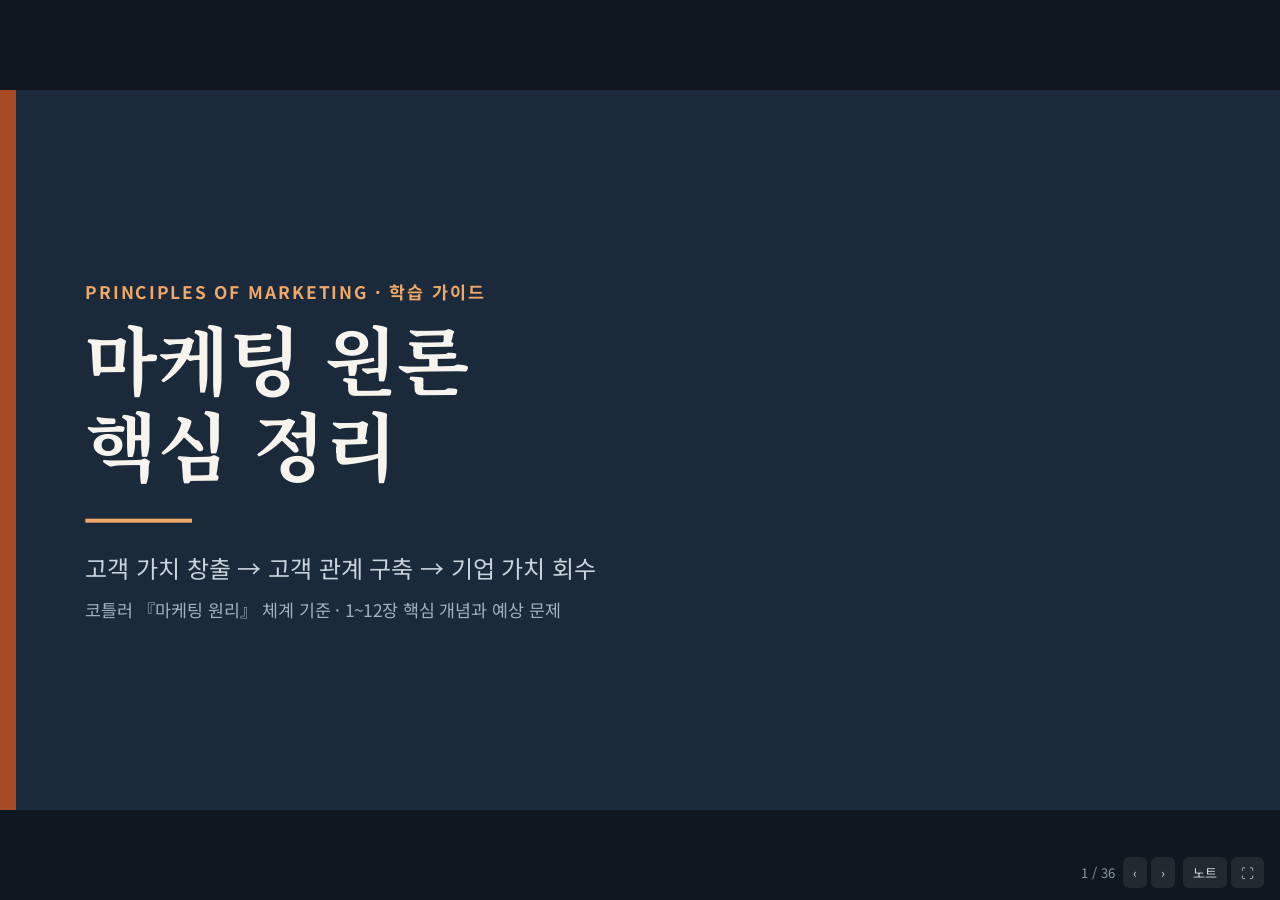
<file: marketing/index.html>
<!DOCTYPE html>
<html lang="ko">
<head>
<meta charset="utf-8">
<meta name="viewport" content="width=device-width, initial-scale=1">
<title>마케팅 원론 핵심 정리</title>
<link rel="preconnect" href="https://fonts.googleapis.com">
<link rel="preconnect" href="https://fonts.gstatic.com" crossorigin>
<link href="https://fonts.googleapis.com/css2?family=Noto+Sans+KR:wght@400;700&family=Noto+Serif+KR:wght@700&display=swap" rel="stylesheet">
<link rel="stylesheet" href="deck.css">
<style>
  html, body { margin: 0; height: 100%; background: #0f1720; overflow: hidden; }
  #stage { position: absolute; left: 50%; top: 50%; width: 1920px; height: 1080px; transform-origin: 0 0; }
  #stage > section { position: absolute; inset: 0; width: 1920px; height: 1080px; display: none; overflow: hidden; }
  #stage > section.active { display: flex; }
  #stage > section > aside { display: none; }
  .pgn::after { content: none !important; }
  #notes { position: fixed; left: 0; right: 0; bottom: 0; max-height: 30vh; overflow: auto; background: rgba(15,23,32,.94); color: #e8edf2; font: 16px/1.6 'Noto Sans KR', sans-serif; padding: 14px 24px; display: none; z-index: 10; }
  #notes.on { display: block; }
  #hud { position: fixed; right: 16px; bottom: 12px; font: 13px 'Noto Sans KR', sans-serif; color: #8a99a8; z-index: 11; user-select: none; }
  #hud button { background: rgba(255,255,255,.08); color: #cfd8e1; border: 0; border-radius: 6px; padding: 6px 10px; margin-left: 4px; cursor: pointer; font: inherit; }
  #hud button:hover { background: rgba(255,255,255,.18); }
  @media print {
    html, body { overflow: visible; height: auto; background: none; }
    #hud, #notes { display: none !important; }
    #stage { position: static; transform: none !important; width: auto; height: auto; }
    #stage > section { position: relative; display: flex !important; page-break-after: always; }
    .fragment { opacity: 1 !important; }
    .in { animation: none !important; }
  }
  @page { size: 1920px 1080px; margin: 0; }
</style>
</head>
<body>
<div id="stage">

<section id="cover" class="dark center">
<div style="position:absolute;left:0;top:0;width:24px;height:1080px;background:#A84B25"></div>
<p class="eyebrow in">PRINCIPLES OF MARKETING · 학습 가이드</p>
<h1 class="in d1">마케팅 원론<br>핵심 정리</h1>
<div class="in d2" style="width:160px;height:6px;background:#F0A868;margin:48px 0 40px"></div>
<p class="lead in d2" style="margin:0 0 16px;font-size:36px">고객 가치 창출 → 고객 관계 구축 → 기업 가치 회수</p>
<p class="in d3" style="font-size:26px;color:#9FB0C0">코틀러 『마케팅 원리』 체계 기준 · 1~12장 핵심 개념과 예상 문제</p>
<aside>마케팅 원론 전체를 하나의 흐름으로 정리한 학습용 발표 자료입니다. 각 장이 이 흐름의 어느 단계인지 연결하며 보면 암기량이 크게 줄어듭니다.</aside>
</section>

<section id="structure">
<p class="eyebrow">OVERVIEW</p>
<h2>하나의 흐름으로 읽는 마케팅 원론</h2>
<p class="lead">모든 장은 “가치 창출 → 관계 구축 → 가치 회수” 흐름의 한 단계입니다.</p>
<table>
<tr class="hd"><th style="width:20%">단계</th><th style="width:58%">핵심 질문</th><th style="width:22%">해당 장</th></tr>
<tr><td>기초 이해</td><td>마케팅이란 무엇이고, 어떤 철학으로 접근하는가?</td><td>1장, 2장</td></tr>
<tr class="band"><td>전략 수립</td><td>회사 전체 전략 속에서 마케팅은 어떤 역할을 하는가?</td><td>3장</td></tr>
<tr><td>시장 이해</td><td>환경·고객·데이터를 어떻게 분석하는가?</td><td>4장, 5장, 6장</td></tr>
<tr class="band"><td>고객 지향 전략</td><td>누구에게, 어떤 가치를 제안할 것인가?</td><td>7장 (STP)</td></tr>
<tr><td>실행 수단</td><td>제품·가격·유통·촉진을 어떻게 설계하는가?</td><td>8~11장 (4P)</td></tr>
<tr class="band"><td>확장 주제</td><td>디지털·글로벌·윤리 환경에서 무엇이 달라지는가?</td><td>12장</td></tr>
<tr><td>정리·점검</td><td>무엇을 외우고 어떻게 적용하는가?</td><td>예상 문제, 요약</td></tr>
</table>
<div class="foot"><p class="label">개요 · 전체 구조</p><p class="pgn"></p></div>
</section>

<section id="roadmap" class="alt">
<p class="eyebrow">STUDY PLAN</p>
<h2>4주 학습 로드맵</h2>
<div class="g4" style="margin-bottom:32px">
<div class="card in"><p class="big">1주차</p><h3>개념 기초 · 1~3장</h3><p class="txt">마케팅 정의, 필요·욕구·수요, 5가지 관리 철학, BCG·앤소프 매트릭스</p></div>
<div class="card in d1"><p class="big">2주차</p><h3>시장 분석 · 4~6장</h3><p class="txt">미시·거시 환경, 조사 절차, 구매의사결정 5단계, 관여도 유형</p></div>
<div class="card rust in d2"><p class="big" style="color:#FBF6EE">3주차</p><h3>STP와 4P · 7~11장</h3><p class="txt">시험 비중이 가장 큰 구간. 세분화, 포지셔닝, PLC, 가격, 유통, 촉진</p></div>
<div class="card in d3"><p class="big">4주차</p><h3>확장과 복습 · 12장</h3><p class="txt">디지털 마케팅을 보완하고, 예상 문제와 체크리스트로 빈 곳 메우기</p></div>
</div>
<h3>효과적인 공부 방법</h3>
<div class="g4">
<p class="note">대비 쌍으로 외우기<br>판매 vs 마케팅, 푸시 vs 풀</p>
<p class="note">실제 브랜드에 대입하기<br>스타벅스, 삼성전자, 쿠팡</p>
<p class="note">빈 종이에 그려 보기<br>BCG, PLC 곡선, 구매 과정</p>
<p class="note">‘시험 포인트’ 먼저 보기<br>무엇에 집중할지 파악</p>
</div>
<div class="foot"><p class="label">개요 · 학습 로드맵</p><p class="pgn"></p></div>
</section>

<section id="definition">
<p class="eyebrow">1장 · 마케팅의 정의</p>
<h2>마케팅은 ‘파는 기술’이 아니라 가치의 교환이다</h2>
<div class="g3" style="margin-bottom:36px">
<div class="card in"><p class="en">KOTLER &amp; ARMSTRONG</p><h3>코틀러</h3><p class="txt">고객을 위해 가치를 창출하고 강력한 고객 관계를 구축하여, 그 대가로 고객으로부터 가치를 획득하는 과정</p></div>
<div class="card in d1"><p class="en">AMA, 2017</p><h3>미국마케팅협회</h3><p class="txt">고객, 파트너, 사회 전체에 가치 있는 제공물을 창출·전달·교환하는 활동과 프로세스. 사회적 책임을 강조</p></div>
<div class="card in d2"><p class="en">PETER DRUCKER</p><h3>피터 드러커</h3><p class="txt">마케팅의 목적은 판매를 불필요하게 만드는 것. 고객을 잘 이해해 제품이 저절로 팔리게 함</p></div>
</div>
<h3>마케팅 프로세스 5단계</h3>
<div class="row" style="gap:16px;margin-top:8px">
<p class="step grow">① 시장과<br>고객 이해</p><p class="arrow">→</p>
<p class="step grow">② 고객 지향<br>전략 (STP)</p><p class="arrow">→</p>
<p class="step grow">③ 통합 프로그램<br>(4P)</p><p class="arrow">→</p>
<p class="step grow">④ 고객 관계<br>구축 (CRM)</p><p class="arrow">→</p>
<p class="step grow" style="background:#A84B25">⑤ 고객으로부터<br>가치 회수</p>
</div>
<div class="foot"><p class="label">1장 · 마케팅의 정의와 핵심 개념</p><p class="pgn"></p></div>
<aside>세 정의의 공통 키워드는 가치, 교환, 관계입니다. 1~4단계는 고객을 위한 가치 창출, 5단계는 그 결과 기업이 돌려받는 가치입니다.</aside>
</section>

<section id="needs">
<p class="eyebrow">1장 · 핵심 개념</p>
<h2>필요 · 욕구 · 수요</h2>
<div class="g3" style="margin-bottom:32px">
<div class="card in"><p class="en">NEEDS</p><h3>필요</h3><p class="txt">기본적인 결핍 상태. 인간에게 본래 존재하며 마케터가 만들 수 없음</p><p class="txt" style="margin-top:12px;color:#1B2A3A"><b>예:</b> 배고픔, 목마름, 소속감</p></div>
<div class="card in d1"><p class="en">WANTS</p><h3>욕구</h3><p class="txt">문화와 개인 성향에 따라 구체화된 필요의 형태</p><p class="txt" style="margin-top:12px;color:#1B2A3A"><b>예:</b> 한국인은 밥, 미국인은 햄버거</p></div>
<div class="card in d2"><p class="en">DEMANDS</p><h3>수요</h3><p class="txt">구매력이 뒷받침된 욕구</p><p class="txt" style="margin-top:12px;color:#1B2A3A"><b>예:</b> 포르쉐를 원하고 살 돈도 있음</p></div>
</div>
<div class="g2">
<p class="note"><b>시험 함정:</b> 마케터는 필요를 만들 수 없지만, 욕구에 영향을 주고 수요를 자극할 수는 있습니다. “마케팅은 필요를 창출한다”는 틀린 진술입니다.</p>
<div class="card navy"><h3>마케팅 근시안 (Levitt)</h3><p class="txt">고객의 근본적 필요보다 제품 자체에 집착하는 실수. “고객은 드릴이 아니라 6mm 구멍을 원한다.” 철도회사가 자신을 운송업이 아닌 철도업으로 정의한 사례</p></div>
</div>
<div class="foot"><p class="label">1장 · 마케팅의 정의와 핵심 개념</p><p class="pgn"></p></div>
</section>

<section id="satisfaction">
<p class="eyebrow">1장 · 고객 가치와 관계</p>
<h2>고객 만족과 고객 관계 관리</h2>
<div class="row" style="gap:40px">
<div class="col" style="width:760px">
<div class="card"><h3>고객 만족 = 지각된 성과 − 기대</h3>
<p class="txt">성과 &lt; 기대 → <b>불만족</b><br>성과 = 기대 → <b>만족</b><br>성과 &gt; 기대 → <b>감동 (Delight)</b></p>
<p class="txt" style="margin-top:10px">원칙: 적게 약속하고 많이 제공하라</p></div>
<div class="card sand"><h3>꼭 구분할 세 지표</h3>
<p class="txt"><b>고객생애가치(CLV)</b> 한 고객이 가져다주는 미래 이익의 현재가치 합<br><b>고객 점유율</b> 한 고객의 범주 지출 중 자사 비중<br><b>고객 자산</b> 전체 고객 CLV의 합</p></div>
</div>
<div class="col grow" style="gap:12px">
<p class="axis">고객 관계 4유형 · 수익성 × 충성 기간</p>
<div class="g2" style="gap:16px">
<div class="card teal"><h3>진정한 친구</h3><p class="txt">수익성 높음 · 장기<br>지속적 관계 투자</p></div>
<div class="card rust"><h3>나비</h3><p class="txt">수익성 높음 · 단기<br>거래할 때 최대 회수</p></div>
<div class="card"><h3>따개비</h3><p class="txt">수익성 낮음 · 장기<br>수익성 개선, 안 되면 정리</p></div>
<div class="card"><h3>낯선 사람</h3><p class="txt">수익성 낮음 · 단기<br>투자하지 않음</p></div>
</div>
</div>
</div>
<div class="foot"><p class="label">1장 · 마케팅의 정의와 핵심 개념</p><p class="pgn"></p></div>
</section>

<section id="philosophies" class="alt">
<p class="eyebrow">2장 · 마케팅 관리 철학</p>
<h2>“만들면 팔린다”에서 “사회까지 챙겨야 팔린다”로</h2>
<table>
<tr class="hd"><th style="width:18%">개념</th><th style="width:38%">핵심 가정</th><th style="width:24%">적합한 상황</th><th style="width:20%">한계</th></tr>
<tr><td><b>① 생산 개념</b></td><td>싸고 쉽게 구할 수 있는 제품을 선호</td><td>수요 &gt; 공급</td><td>진짜 욕구 무시</td></tr>
<tr class="band"><td><b>② 제품 개념</b></td><td>품질·성능·혁신이 뛰어난 제품을 선호</td><td>기술 중심 산업</td><td>마케팅 근시안</td></tr>
<tr><td><b>③ 판매 개념</b></td><td>적극적 판촉 없이는 충분히 사지 않음</td><td>비탐색품, 공급 과잉</td><td>재구매 저조</td></tr>
<tr class="band"><td><b>④ 마케팅 개념</b></td><td>표적 시장의 욕구를 경쟁자보다 잘 충족</td><td>대부분의 경쟁 시장</td><td>사회적 비용 간과</td></tr>
<tr><td><b>⑤ 사회적 마케팅</b></td><td>소비자와 사회의 장기적 복지까지 고려</td><td>환경·건강 이슈 산업</td><td>단기 수익과 충돌</td></tr>
</table>
<p class="note" style="margin-top:32px">시험에서는 다섯 개념의 <b>순서</b>와 각 개념의 <b>핵심 가정·적용 상황</b>을 짝짓는 문제가 가장 많이 나옵니다.</p>
<div class="foot"><p class="label">2장 · 마케팅 관리 철학의 변천</p><p class="pgn"></p></div>
</section>

<section id="selling-vs-marketing">
<p class="eyebrow">2장 · 단골 비교 문제</p>
<h2>판매 개념 vs 마케팅 개념</h2>
<div class="row" style="gap:48px">
<div style="width:900px">
<table>
<tr class="hd"><th style="width:24%">구분</th><th style="width:38%">판매 개념</th><th style="width:38%">마케팅 개념</th></tr>
<tr><td>출발점</td><td>공장</td><td><b>시장</b></td></tr>
<tr class="band"><td>초점</td><td>기존 제품</td><td><b>고객의 필요</b></td></tr>
<tr><td>수단</td><td>판매와 촉진</td><td><b>통합적 마케팅</b></td></tr>
<tr class="band"><td>목표</td><td>판매량을 통한 이익</td><td><b>고객 만족을 통한 이익</b></td></tr>
<tr><td>방향</td><td>Inside-out</td><td><b>Outside-in</b></td></tr>
</table>
</div>
<div class="col grow" style="gap:16px">
<h3>사회적 마케팅 개념의 3요소</h3>
<p class="step light">소비자의 욕구 충족</p>
<p class="step light">기업의 이익</p>
<p class="step">사회의 장기적 복지</p>
<p class="note"><b>CSR vs CSV:</b> CSR은 이익의 일부를 환원, 포터의 CSV는 사회 문제 해결 자체를 사업 기회로 봅니다.</p>
</div>
</div>
<div class="foot"><p class="label">2장 · 마케팅 관리 철학의 변천</p><p class="pgn"></p></div>
</section>

<section id="paradigm">
<p class="eyebrow">2장 · 패러다임의 확장</p>
<h2>마케팅 1.0 → 5.0</h2>
<div class="g5" style="margin-bottom:44px">
<div class="card in"><p class="big">1.0</p><h3>제품 중심</h3><p class="txt">대량생산, 기능적 가치</p></div>
<div class="card in d1"><p class="big">2.0</p><h3>고객 중심</h3><p class="txt">STP, 차별화, 감성적 가치</p></div>
<div class="card in d2"><p class="big">3.0</p><h3>인간 중심</h3><p class="txt">가치 주도, 사회적 책임</p></div>
<div class="card in d3"><p class="big">4.0</p><h3>온·오프 통합</h3><p class="txt">디지털 연결, 5A 고객 경로</p></div>
<div class="card navy in d4"><p class="big" style="color:#F0A868">5.0</p><h3>인간을 위한 기술</h3><p class="txt">AI, 빅데이터, 예측·맥락·증강</p></div>
</div>
<h3>마케팅 4.0의 5A 고객 경로</h3>
<div class="row" style="gap:16px;margin:8px 0 28px">
<p class="step grow">인지<br>Aware</p><p class="arrow">→</p>
<p class="step grow">호감<br>Appeal</p><p class="arrow">→</p>
<p class="step grow">문의<br>Ask</p><p class="arrow">→</p>
<p class="step grow">행동<br>Act</p><p class="arrow">→</p>
<p class="step grow" style="background:#A84B25">옹호<br>Advocate</p>
</div>
<p class="note">기존 AIDA와 달리 구매에서 끝나지 않고 <b>추천·옹호</b>까지 이어집니다.</p>
<div class="foot"><p class="label">2장 · 마케팅 관리 철학의 변천</p><p class="pgn"></p></div>
</section>

<section id="bcg">
<p class="eyebrow">3장 · 사업 포트폴리오</p>
<h2>BCG 성장–점유 매트릭스</h2>
<div class="row" style="gap:48px">
<div class="row" style="gap:16px;width:1000px">
<div class="col" style="width:80px;justify-content:space-between;padding:8px 0">
<p class="axis">높음</p><p class="axis">성장률</p><p class="axis">낮음</p>
</div>
<div class="col grow" style="gap:12px">
<div class="g2" style="gap:16px">
<div class="card teal in"><p class="en">STAR</p><h3>별</h3><p class="txt">고성장 · 고점유<br>유지·육성, 투자 지속</p></div>
<div class="card in d1"><p class="en">QUESTION MARK</p><h3>물음표</h3><p class="txt">고성장 · 저점유<br>선별 후 육성 또는 철수</p></div>
<div class="card rust in d2"><p class="en">CASH COW</p><h3>현금젖소</h3><p class="txt">저성장 · 고점유<br>수확, 다른 사업에 자금 공급</p></div>
<div class="card sand in d3"><p class="en" style="color:#4A5562">DOG</p><h3>개</h3><p class="txt">저성장 · 저점유<br>수확 또는 철수</p></div>
</div>
<div class="row" style="justify-content:space-between"><p class="axis">높음 ← 상대적 시장 점유율 → 낮음</p></div>
</div>
</div>
<div class="col grow">
<div class="card navy"><h3>이상적 이동 경로</h3><p class="txt">물음표 → 별 → 현금젖소<br>현금젖소의 자금으로 물음표와 별에 투자</p></div>
<div class="card"><h3>상대적 점유율</h3><p class="txt">자사 점유율 ÷ 최대 경쟁자 점유율<br>1.0보다 크면 시장 선도자</p></div>
<p class="note">한계: 두 변수만 고려, 시장 정의에 따라 결과가 바뀜, 사업 간 시너지 미반영 → 보완 모형이 <b>GE/맥킨지 3×3</b></p>
</div>
</div>
<div class="foot"><p class="label">3장 · 전략적 계획과 마케팅</p><p class="pgn"></p></div>
</section>

<section id="ansoff-porter" class="alt">
<p class="eyebrow">3장 · 성장과 경쟁 전략</p>
<h2>앤소프 매트릭스와 포터의 본원적 전략</h2>
<div class="row" style="gap:48px">
<div class="col" style="width:900px;gap:12px">
<div class="g2" style="gap:12px">
<p class="axis">기존 제품</p><p class="axis">신규 제품</p>
</div>
<div class="g2" style="gap:16px">
<div class="card teal"><h3>시장 침투</h3><p class="txt">기존 시장 · 위험 최저<br>멤버십 강화로 구매 빈도 증대</p></div>
<div class="card"><h3>제품 개발</h3><p class="txt">기존 시장<br>기존 고객에게 신규 라인업</p></div>
<div class="card"><h3>시장 개발</h3><p class="txt">신규 시장<br>국내 라면을 동남아에 수출</p></div>
<div class="card rust"><h3>다각화</h3><p class="txt">신규 시장 · 위험 최고<br>전자회사의 바이오 진출</p></div>
</div>
</div>
<div class="col grow">
<h3>포터의 본원적 경쟁전략</h3>
<div class="card"><h3>원가 우위</h3><p class="txt">업계 최저 원가로 가격 경쟁력 · 월마트, 이케아</p></div>
<div class="card"><h3>차별화</h3><p class="txt">독특한 가치로 프리미엄 확보 · 애플, 다이슨</p></div>
<div class="card"><h3>집중화</h3><p class="txt">특정 세분시장에 원가·차별화 집중</p></div>
<p class="note">어중간한 위치(Stuck in the middle)는 수익성이 가장 낮습니다.</p>
</div>
</div>
<div class="foot"><p class="label">3장 · 전략적 계획과 마케팅</p><p class="pgn"></p></div>
</section>

<section id="swot">
<p class="eyebrow">3장 · 상황 분석</p>
<h2>SWOT에서 전략으로: TOWS 매트릭스</h2>
<p class="lead">내부 요인(강점·약점)과 외부 요인(기회·위협)을 조합해야 전략이 나옵니다.</p>
<div class="g2" style="gap:20px;margin-bottom:28px">
<div class="card teal in"><p class="en">SO · 강점 × 기회</p><h3>공격적 전략</h3><p class="txt">강점을 활용해 기회를 선점</p></div>
<div class="card in d1"><p class="en">WO · 약점 × 기회</p><h3>전환 전략</h3><p class="txt">약점을 보완해 기회를 활용</p></div>
<div class="card in d2"><p class="en">ST · 강점 × 위협</p><h3>다각화 전략</h3><p class="txt">강점으로 위협을 회피·극복</p></div>
<div class="card rust in d3"><p class="en">WT · 약점 × 위협</p><h3>방어적 전략</h3><p class="txt">약점을 최소화하고 위협을 회피</p></div>
</div>
<p class="note"><b>가치사슬(포터):</b> 본원적 활동(물류·운영·마케팅·서비스)과 지원 활동으로 가치 창출 지점을 분석. <b>가치전달네트워크:</b> 오늘날 경쟁은 네트워크 간 경쟁입니다.</p>
<div class="foot"><p class="label">3장 · 전략적 계획과 마케팅</p><p class="pgn"></p></div>
</section>

<section id="micro-env">
<p class="eyebrow">4장 · 마케팅 환경</p>
<h2>미시 환경과 경쟁의 네 수준</h2>
<div class="g3" style="gap:16px;margin-bottom:32px">
<div class="card"><h3>기업 내부</h3><p class="txt">모든 부서가 고객 관점에서 협력</p></div>
<div class="card"><h3>공급업자</h3><p class="txt">공급 부족·가격 상승은 비용에 직결</p></div>
<div class="card"><h3>마케팅 중간상</h3><p class="txt">유통·물류·대행사·금융 중개기관</p></div>
<div class="card"><h3>경쟁자</h3><p class="txt">경쟁자보다 더 큰 가치를 제공해야 함</p></div>
<div class="card"><h3>공중 (Publics)</h3><p class="txt">금융·언론·정부·시민단체 등 7유형</p></div>
<div class="card navy"><h3>고객</h3><p class="txt">모든 마케팅 활동의 중심</p></div>
</div>
<h3>경쟁의 네 수준 · 좁은 범위 → 넓은 범위</h3>
<div class="row" style="gap:12px;margin-top:8px">
<p class="step grow">브랜드 경쟁<br><span style="color:#C9D3DC">코카콜라 vs 펩시</span></p><p class="arrow">→</p>
<p class="step grow">제품군 경쟁<br><span style="color:#C9D3DC">콜라 vs 사이다</span></p><p class="arrow">→</p>
<p class="step grow">본원적 경쟁<br><span style="color:#C9D3DC">음료 vs 커피 vs 물</span></p><p class="arrow">→</p>
<p class="step grow" style="background:#A84B25">예산 경쟁<br><span style="color:#FBEDE2">음료 vs 영화 vs 게임</span></p>
</div>
<div class="foot"><p class="label">4장 · 마케팅 환경 분석</p><p class="pgn"></p></div>
</section>

<section id="macro-env" class="alt">
<p class="eyebrow">4장 · 산업 구조와 거시 환경</p>
<h2>포터의 5 Forces와 PEST</h2>
<div class="row" style="gap:48px">
<div class="col" style="width:760px;gap:16px">
<div class="row" style="justify-content:center"><p class="step light" style="width:300px">신규 진입자의 위협</p></div>
<div class="row" style="gap:16px">
<p class="step light grow">공급자<br>교섭력</p>
<p class="step grow" style="background:#A84B25;padding:36px 24px">기존 경쟁자 간<br>경쟁 강도</p>
<p class="step light grow">구매자<br>교섭력</p>
</div>
<div class="row" style="justify-content:center"><p class="step light" style="width:300px">대체재의 위협</p></div>
<p class="note">다섯 요인이 강할수록 산업 매력도는 낮아집니다. 진입 장벽: 규모의 경제, 자본, 브랜드 충성도, 규제</p>
</div>
<div class="grow">
<table>
<tr class="hd"><th style="width:30%">거시 환경</th><th style="width:70%">최근 사례</th></tr>
<tr><td>인구통계적</td><td>저출생·고령화, 1인 가구, MZ·알파</td></tr>
<tr class="band"><td>경제적</td><td>고물가 속 가성비·짠테크 소비</td></tr>
<tr><td>자연적</td><td>ESG 경영, 탄소 중립, 재활용 포장</td></tr>
<tr class="band"><td>기술적</td><td>생성형 AI, 퀵커머스</td></tr>
<tr><td>정치·법적</td><td>개인정보·플랫폼 규제</td></tr>
<tr class="band"><td>문화적</td><td>웰니스, 가치소비, 개인화</td></tr>
</table>
</div>
</div>
<div class="foot"><p class="label">4장 · 마케팅 환경 분석</p><p class="pgn"></p></div>
</section>

<section id="research">
<p class="eyebrow">5장 · 마케팅 조사</p>
<h2>마케팅 조사 절차와 자료의 종류</h2>
<div class="row" style="gap:12px;margin-bottom:20px">
<p class="step grow" style="background:#A84B25">① 문제 정의와<br>조사 목적 설정</p><p class="arrow">→</p>
<p class="step grow">② 조사 계획<br>수립</p><p class="arrow">→</p>
<p class="step grow">③ 조사 계획<br>실행</p><p class="arrow">→</p>
<p class="step grow">④ 결과 해석과<br>보고</p>
</div>
<div class="g3" style="gap:16px;margin-bottom:32px">
<div class="card sand"><h3>탐색적 조사</h3><p class="txt">문제 정의·가설 제시를 위한 예비 조사</p></div>
<div class="card sand"><h3>기술적 조사</h3><p class="txt">시장 규모, 태도 등 현상을 기술</p></div>
<div class="card sand"><h3>인과적 조사</h3><p class="txt">변수 간 인과관계 검증 (실험)</p></div>
</div>
<table>
<tr class="hd"><th style="width:18%">구분</th><th style="width:41%">1차 자료</th><th style="width:41%">2차 자료</th></tr>
<tr><td>정의</td><td>현재 목적을 위해 직접 수집</td><td>다른 목적으로 이미 수집된 자료</td></tr>
<tr class="band"><td>예시</td><td>설문, 인터뷰, 관찰, 실험</td><td>통계청, 업계 보고서, 내부 자료</td></tr>
<tr><td>비용·시간</td><td>많이 듦</td><td>적게 듦 → 조사는 보통 2차 자료로 시작</td></tr>
</table>
<div class="foot"><p class="label">5장 · 마케팅 정보와 마케팅 조사</p><p class="pgn"></p></div>
</section>

<section id="sampling">
<p class="eyebrow">5장 · 표본과 측정</p>
<h2>확률 표본 vs 비확률 표본</h2>
<div class="g2" style="gap:40px;margin-bottom:24px">
<div class="col" style="gap:12px">
<p class="pill" style="background:#2F6F73">확률 표본</p>
<div class="card" style="padding:18px 28px"><h3>단순 무작위 추출</h3><p class="txt">모든 구성원이 같은 확률로 선택</p></div>
<div class="card" style="padding:18px 28px"><h3>층화 추출</h3><p class="txt">집단을 나눈 뒤 각 집단에서 <b>무작위</b> 추출</p></div>
<div class="card" style="padding:18px 28px"><h3>군집(지역) 추출</h3><p class="txt">일부 군집을 무작위로 선택</p></div>
</div>
<div class="col" style="gap:12px">
<p class="pill">비확률 표본</p>
<div class="card" style="padding:18px 28px"><h3>편의 추출</h3><p class="txt">가장 쉽게 접근할 수 있는 사람을 선택</p></div>
<div class="card" style="padding:18px 28px"><h3>판단 추출</h3><p class="txt">조사자 판단으로 적합한 사람을 선택</p></div>
<div class="card" style="padding:18px 28px"><h3>할당 추출</h3><p class="txt">범주별 비율대로 채우되 <b>무작위가 아님</b></p></div>
</div>
</div>
<p class="note"><b>함정:</b> 층화와 할당 모두 집단을 나누지만, 마지막 선택이 무작위인지가 다릅니다.</p>
<div class="foot"><p class="label">5장 · 마케팅 정보와 마케팅 조사</p><p class="pgn"></p></div>
<aside>측정의 품질도 함께 기억하세요. 신뢰성은 반복 측정 시 일관성, 타당성은 측정하려는 것을 제대로 측정하는 정도이며, 타당성이 높으려면 신뢰성이 전제되어야 합니다.</aside>
</section>

<section id="decision" class="alt">
<p class="eyebrow">6장 · 소비자 행동</p>
<h2>구매의사결정 과정 5단계</h2>
<div class="g5" style="gap:16px;margin-bottom:32px">
<div class="card in"><p class="big">01</p><h3>문제 인식</h3><p class="txt">현재와 바람직한 상태의 차이 인식. 내부·외부 자극</p></div>
<div class="card in d1"><p class="big">02</p><h3>정보 탐색</h3><p class="txt">개인적·상업적·공공적·경험적 원천</p></div>
<div class="card in d2"><p class="big">03</p><h3>대안 평가</h3><p class="txt">고려상표군 안에서 보완적·비보완적 방식으로 비교</p></div>
<div class="card in d3"><p class="big">04</p><h3>구매 결정</h3><p class="txt">타인의 태도와 예상치 못한 상황 요인이 개입</p></div>
<div class="card navy in d4"><p class="big" style="color:#F0A868">05</p><h3>구매 후 행동</h3><p class="txt">만족·불만족, 인지부조화, 재구매, 구전·리뷰</p></div>
</div>
<div class="g2">
<p class="note"><b>구매 후 인지부조화</b>는 고가품일수록 큽니다. 기업은 구매 후 안내, 보증, 감사 메시지로 이를 줄입니다.</p>
<p class="note">상업적 원천은 <b>알려주는</b> 역할, 개인적 원천은 <b>평가하는</b> 역할. 일상적 구매는 일부 단계를 건너뜁니다.</p>
</div>
<div class="foot"><p class="label">6장 · 소비자 행동과 B2B 구매행동</p><p class="pgn"></p></div>
</section>

<section id="buying-types">
<p class="eyebrow">6장 · 어셈의 분류</p>
<h2>구매행동의 네 유형: 관여도 × 브랜드 간 차이</h2>
<div class="row" style="gap:16px">
<div class="col" style="width:150px;gap:16px">
<div class="grow" style="display:flex;align-items:center"><p class="axis">고관여</p></div>
<div class="grow" style="display:flex;align-items:center"><p class="axis">저관여</p></div>
</div>
<div class="col grow" style="gap:12px">
<div class="g2" style="gap:16px"><p class="axis">브랜드 간 차이 큼</p><p class="axis">브랜드 간 차이 작음</p></div>
<div class="g2" style="gap:16px">
<div class="card navy"><h3>복잡한 구매행동</h3><p class="txt">자동차, 노트북. 신념·태도 형성 후 신중히 선택<br><b>전략:</b> 제품 속성 교육, 상세 정보</p></div>
<div class="card"><h3>부조화 감소 구매행동</h3><p class="txt">카펫, 냉장고. 빨리 사고 나서 불편함<br><b>전략:</b> 구매 후 확신을 주는 메시지</p></div>
<div class="card rust"><h3>다양성 추구 구매행동</h3><p class="txt">과자, 아이스크림. 싫증 나서 브랜드 전환<br><b>전략:</b> 선도 브랜드는 진열, 후발은 샘플·쿠폰</p></div>
<div class="card"><h3>습관적 구매행동</h3><p class="txt">소금, 생수. 충성보다 익숙함<br><b>전략:</b> 반복 광고, 가격 할인, 진열</p></div>
</div>
</div>
</div>
<div class="foot"><p class="label">6장 · 소비자 행동과 B2B 구매행동</p><p class="pgn"></p></div>
</section>

<section id="diffusion">
<p class="eyebrow">6장 · 혁신 확산 (Rogers)</p>
<h2>신제품은 누가, 언제 받아들이는가</h2>
<div class="row" style="gap:0;height:64px;border-radius:12px;overflow:hidden;margin-bottom:12px">
<div style="width:2.5%;background:#A84B25"></div>
<div style="width:13.5%;background:#D27A4E"></div>
<div style="width:6px;background:#F7F4ED"></div>
<div class="grow" style="background:#2F6F73"></div>
<div style="width:34%;background:#5E8E91"></div>
<div style="width:16%;background:#9AA3AD"></div>
</div>
<p class="axis" style="margin-bottom:28px">← 빠름 · 수용 시점 · 느림 → &#160;&#160;&#160;조기 수용자와 조기 다수 사이의 간극이 <span style="color:#A84B25">캐즘(Chasm)</span></p>
<div class="g5" style="gap:16px;margin-bottom:28px">
<div class="card" style="border-top:8px solid #A84B25"><p class="big">2.5%</p><h3>혁신자</h3><p class="txt">모험적, 위험 감수</p></div>
<div class="card" style="border-top:8px solid #D27A4E"><p class="big">13.5%</p><h3>조기 수용자</h3><p class="txt">존경받는 오피니언 리더</p></div>
<div class="card" style="border-top:8px solid #2F6F73"><p class="big">34%</p><h3>조기 다수</h3><p class="txt">신중하지만 평균보다 먼저</p></div>
<div class="card" style="border-top:8px solid #5E8E91"><p class="big">34%</p><h3>후기 다수</h3><p class="txt">회의적, 다수가 쓴 뒤 수용</p></div>
<div class="card" style="border-top:8px solid #9AA3AD"><p class="big">16%</p><h3>지체자</h3><p class="txt">전통 지향, 변화에 저항</p></div>
</div>
<p class="note">확산 속도를 좌우하는 제품 특성: 상대적 이점 · 적합성 · 복잡성 · 시용 가능성 · 관찰 가능성</p>
<div class="foot"><p class="label">6장 · 소비자 행동과 B2B 구매행동</p><p class="pgn"></p></div>
</section>

<section id="segmentation" class="alt">
<p class="eyebrow">7장 · STP ① Segmentation</p>
<h2>시장 세분화: 시장을 어떻게 나눌 것인가</h2>
<div class="row" style="gap:40px">
<div style="width:1040px">
<table>
<tr class="hd"><th style="width:20%">기준</th><th style="width:42%">변수</th><th style="width:38%">예시</th></tr>
<tr><td><b>지리적</b></td><td>국가, 지역, 도시 규모, 기후</td><td>수도권 전용 새벽배송</td></tr>
<tr class="band"><td><b>인구통계적</b></td><td>연령, 성별, 소득, 생애주기</td><td>실버세대 보험</td></tr>
<tr><td><b>심리적</b></td><td>사회계층, 라이프스타일, 개성</td><td>가치 소비자용 비건 화장품</td></tr>
<tr class="band"><td><b>행동적</b></td><td>추구 편익, 사용률, 충성도</td><td>헤비유저 전용 멤버십</td></tr>
</table>
<p class="note" style="margin-top:28px"><b>편익 세분화</b>는 행동적 세분화에 속합니다. 치약 시장을 충치 예방·미백·입냄새 제거로 나눈 사례가 고전적입니다.</p>
</div>
<div class="card navy grow">
<h3>효과적 세분화의 5요건</h3>
<p class="txt" style="font-size:28px;line-height:1.9">① 측정 가능성<br>② 접근 가능성<br>③ 실질성 (충분한 규모)<br>④ 차별성 (내부 동질, 외부 이질)<br>⑤ 실행 가능성</p>
</div>
</div>
<div class="foot"><p class="label">7장 · STP 전략</p><p class="pgn"></p></div>
</section>

<section id="targeting">
<p class="eyebrow">7장 · STP ② Targeting</p>
<h2>표적 시장 전략: 어디까지 공략할 것인가</h2>
<p class="lead">세분시장은 규모·성장성, 구조적 매력도, 자사 목표·자원과의 적합성으로 평가합니다.</p>
<div class="g4" style="margin-bottom:28px">
<div class="card in"><h3>비차별적 마케팅</h3><p class="txt">하나의 제품으로 전체 시장 공략. 규모의 경제</p><p class="txt" style="margin-top:12px;color:#A84B25"><b>생필품, 도입기 제품</b></p></div>
<div class="card in d1"><h3>차별적 마케팅</h3><p class="txt">여러 세분시장에 각각 맞춘 프로그램. 비용 증가</p><p class="txt" style="margin-top:12px;color:#A84B25"><b>자원이 풍부한 대기업</b></p></div>
<div class="card rust in d2"><h3>집중(틈새) 마케팅</h3><p class="txt">소수 세분시장에서 높은 점유율. 변화 시 위험 큼</p><p class="txt" style="margin-top:12px;color:#FBF6EE"><b>중소기업·스타트업</b></p></div>
<div class="card in d3"><h3>미시 마케팅</h3><p class="txt">특정 지역·개인에 맞춤. 규모의 경제 상실</p><p class="txt" style="margin-top:12px;color:#A84B25"><b>지역 마케팅, 개인화 추천</b></p></div>
</div>
<p class="note">선택 시 고려 요인: 기업 자원, 제품·시장의 동질성, PLC 단계, 경쟁사 전략. 경쟁사가 세분화하는데 자사만 비차별적이면 불리합니다.</p>
<div class="foot"><p class="label">7장 · STP 전략</p><p class="pgn"></p></div>
</section>

<section id="positioning">
<p class="eyebrow">7장 · STP ③ Positioning</p>
<h2>포지셔닝: 고객의 마음속 자리 잡기</h2>
<div class="row" style="gap:40px">
<div style="width:900px">
<table>
<tr class="hd"><th style="width:38%">포지셔닝 유형</th><th style="width:62%">예시</th></tr>
<tr><td>속성·편익</td><td>“볼보 = 안전”</td></tr>
<tr class="band"><td>사용 상황</td><td>“피로할 때 박카스”</td></tr>
<tr><td>사용자</td><td>“프로를 위한 카메라”</td></tr>
<tr class="band"><td>경쟁제품</td><td>“우리는 2등이라 더 열심히 합니다”</td></tr>
<tr><td>제품군</td><td>“우유가 아닌 두유”</td></tr>
</table>
<p class="note" style="margin-top:24px"><b>선언문:</b> “(표적)에게 (브랜드)는 (범주) 중 (차별점)을 제공한다.”</p>
</div>
<div class="col grow" style="gap:20px">
<div class="card"><h3>성공적인 가치 제안</h3><p class="txt">More for More · More for the Same<br>The Same for Less · Less for Much Less<br>More for Less (유지하기 어려움)</p></div>
<div class="card rust"><h3>포지셔닝의 오류 4가지</h3><p class="txt">과소 · 과다 · 혼란 · 의심스러운 포지셔닝</p></div>
</div>
</div>
<div class="foot"><p class="label">7장 · STP 전략</p><p class="pgn"></p></div>
</section>

<section id="product-levels" class="alt">
<p class="eyebrow">8장 · 제품 (Product)</p>
<h2>제품의 세 가지 수준과 소비재의 분류</h2>
<div class="row" style="gap:40px">
<div style="width:620px;background:#D9D1C0;border-radius:24px;padding:24px">
<p class="txt" style="color:#1B2A3A"><b>확장 제품</b> · 배송·설치, 보증, A/S</p>
<div style="background:#2F6F73;border-radius:20px;padding:24px;margin-top:16px">
<p class="txt" style="color:#E3F0EF"><b>실체 제품</b> · 품질, 특징, 디자인, 브랜드명, 포장</p>
<div style="background:#A84B25;border-radius:16px;padding:32px 24px;margin-top:16px">
<p style="font-size:30px;font-weight:700;color:#FBF6EE">핵심 고객 가치</p>
<p class="txt" style="color:#FBEDE2">고객이 진짜 사는 것<br>드릴 → ‘구멍’</p>
</div>
</div>
</div>
<div class="col grow">
<table>
<tr class="hd"><th style="width:20%">구분</th><th style="width:20%">편의품</th><th style="width:20%">선매품</th><th style="width:20%">전문품</th><th style="width:20%">비탐색품</th></tr>
<tr><td>구매</td><td>즉시, 비교 최소</td><td>가격·품질 비교</td><td>강한 브랜드 선호</td><td>관심 낮음</td></tr>
<tr class="band"><td>유통</td><td>개방적</td><td>선택적</td><td>전속적</td><td>다양</td></tr>
<tr><td>예시</td><td>생수, 치약</td><td>가전, 의류</td><td>명품 시계</td><td>생명보험</td></tr>
</table>
<p class="note">보증·A/S는 <b>확장 제품</b>. 성숙 시장에서 차별화의 핵심 원천입니다.</p>
</div>
</div>
<div class="foot"><p class="label">8장 · 제품 · 브랜드 · 서비스 전략</p><p class="pgn"></p></div>
</section>

<section id="brand">
<p class="eyebrow">8장 · 브랜드 전략</p>
<h2>브랜드 개발 전략 매트릭스</h2>
<div class="row" style="gap:48px">
<div class="row" style="gap:16px;width:980px">
<div class="col" style="width:130px;gap:16px">
<div class="grow" style="display:flex;align-items:center"><p class="axis">기존<br>브랜드명</p></div>
<div class="grow" style="display:flex;align-items:center"><p class="axis">신규<br>브랜드명</p></div>
</div>
<div class="col grow" style="gap:12px">
<div class="g2" style="gap:16px"><p class="axis">기존 제품 범주</p><p class="axis">신규 제품 범주</p></div>
<div class="g2" style="gap:16px">
<div class="card teal"><h3>라인 확장</h3><p class="txt">같은 범주에 새 맛·색·용량. 과도하면 자기잠식</p></div>
<div class="card rust"><h3>브랜드 확장</h3><p class="txt">새 범주에 기존 브랜드. 실패 시 모 브랜드 희석</p></div>
<div class="card"><h3>복수 브랜드</h3><p class="txt">같은 범주에 여러 브랜드. 자원 분산 위험</p></div>
<div class="card"><h3>신규 브랜드</h3><p class="txt">새 범주에 새 브랜드. 비용이 크지만 위험 분리</p></div>
</div>
</div>
</div>
<div class="col grow">
<div class="card navy"><h3>브랜드 자산</h3><p class="txt">아커: 인지도, 지각된 품질, 연상, 충성도<br>켈러(CBBE): 인지도 + 이미지</p></div>
<div class="card"><h3>브랜드 인지 3단계</h3><p class="txt">재인 (보조) → 회상 (비보조) → 최초 상기</p></div>
<div class="card"><h3>브랜드 소유권</h3><p class="txt">NB, PB(노브랜드), 라이선싱, 공동 브랜딩</p></div>
</div>
</div>
<div class="foot"><p class="label">8장 · 제품 · 브랜드 · 서비스 전략</p><p class="pgn"></p></div>
</section>

<section id="plc" class="alt">
<p class="eyebrow">8장 · 가장 자주 출제되는 표</p>
<h2>제품수명주기 (PLC) 단계별 전략</h2>
<div class="row" style="gap:0;margin-bottom:12px">
<div class="col" style="width:266px;gap:8px;justify-content:center">
<p class="axis" style="color:#A84B25">━ 매출</p>
<p class="axis" style="color:#2F6F73">━ 이익</p>
<p class="axis" style="color:#6B7480">┅ 손익 0</p>
</div>
<svg aria-label="도입기에서 쇠퇴기까지 매출은 S자로 늘어 성숙기에 정점을 찍고 감소하며, 이익은 도입기 적자에서 성장기 후반에 정점을 찍은 뒤 먼저 감소하는 곡선" width="1398" height="170" viewBox="0 0 1398 170" xmlns="http://www.w3.org/2000/svg">
<line x1="349" y1="0" x2="349" y2="170" stroke="#C9C0AE" stroke-width="2" stroke-dasharray="6 6"/>
<line x1="699" y1="0" x2="699" y2="170" stroke="#C9C0AE" stroke-width="2" stroke-dasharray="6 6"/>
<line x1="1048" y1="0" x2="1048" y2="170" stroke="#C9C0AE" stroke-width="2" stroke-dasharray="6 6"/>
<line x1="0" y1="125" x2="1398" y2="125" stroke="#6B7480" stroke-width="2" stroke-dasharray="3 6"/>
<path d="M0 160 C 220 158, 300 130, 480 70 S 760 10, 900 12 S 1220 70, 1398 110" fill="none" stroke="#A84B25" stroke-width="6" stroke-linecap="round"/>
<path d="M0 145 C 140 168, 260 165, 360 125 S 600 50, 760 55 S 1200 110, 1398 128" fill="none" stroke="#2F6F73" stroke-width="6" stroke-linecap="round"/>
</svg>
</div>
<table style="font-size:24px">
<tr class="hd"><th style="width:16%">구분</th><th style="width:21%">도입기</th><th style="width:21%">성장기</th><th style="width:21%">성숙기</th><th style="width:21%">쇠퇴기</th></tr>
<tr><td><b>매출 · 이익</b></td><td>낮음 · 적자</td><td>급증 · 증가</td><td>최고점 · 높음</td><td>감소 · 감소</td></tr>
<tr class="band"><td><b>고객</b></td><td>혁신자</td><td>조기 수용자</td><td>다수 수용자</td><td>지체자</td></tr>
<tr><td><b>목표</b></td><td>인지와 시용 창출</td><td>점유율 극대화</td><td>이익 극대화, 방어</td><td>비용 절감, 수확</td></tr>
<tr class="band"><td><b>가격</b></td><td>스키밍 또는 침투</td><td>시장 침투 가격</td><td>경쟁 대응 가격</td><td>가격 인하</td></tr>
<tr><td><b>유통</b></td><td>선택적</td><td>집중적</td><td>더욱 집중적</td><td>선택적 (철수)</td></tr>
<tr class="band"><td><b>판매촉진</b></td><td>시용 유도로 많이</td><td>감소</td><td>브랜드 전환용 증가</td><td>최소한</td></tr>
</table>
<div class="foot"><p class="label">8장 · 제품 · 브랜드 · 서비스 전략</p><p class="pgn"></p></div>
<aside>성숙기 전략 3가지: 시장 수정(새 사용자·새 용도), 제품 수정(품질·특징·스타일), 마케팅 믹스 수정. PLC 변형으로 스타일, 패션, 패드가 있습니다.</aside>
</section>

<section id="service">
<p class="eyebrow">8장 · 서비스 마케팅</p>
<h2>서비스의 4대 특성 (IHIP)과 대응</h2>
<div class="g4" style="margin-bottom:32px">
<div class="card in"><p class="en">INTANGIBILITY</p><h3>무형성</h3><p class="txt">구매 전 보거나 시험할 수 없음</p><p class="txt" style="margin-top:12px;color:#1B2A3A"><b>→ 물리적 증거, 후기로 유형화</b></p></div>
<div class="card in d1"><p class="en">HETEROGENEITY</p><h3>이질성</h3><p class="txt">제공자·시간·장소에 따라 품질 차이</p><p class="txt" style="margin-top:12px;color:#1B2A3A"><b>→ 직원 교육, 표준화, 매뉴얼</b></p></div>
<div class="card in d2"><p class="en">INSEPARABILITY</p><h3>비분리성</h3><p class="txt">생산과 소비가 동시에 일어남</p><p class="txt" style="margin-top:12px;color:#1B2A3A"><b>→ 고객 참여 관리, 직원 선발</b></p></div>
<div class="card in d3"><p class="en">PERISHABILITY</p><h3>소멸성</h3><p class="txt">저장할 수 없음</p><p class="txt" style="margin-top:12px;color:#1B2A3A"><b>→ 차등 가격, 예약, 파트타임</b></p></div>
</div>
<div class="g3">
<div class="card navy"><h3>서비스 7P</h3><p class="txt">4P + 사람, 물리적 증거, 프로세스</p></div>
<div class="card navy"><h3>서비스 이익 사슬</h3><p class="txt">직원 만족 → 서비스 가치 → 고객 충성 → 이익</p></div>
<div class="card navy"><h3>SERVQUAL 5차원</h3><p class="txt">유형성, 신뢰성, 대응성, 확신성, 공감성</p></div>
</div>
<div class="foot"><p class="label">8장 · 제품 · 브랜드 · 서비스 전략</p><p class="pgn"></p></div>
</section>

<section id="pricing">
<p class="eyebrow">9장 · 가격 (Price)</p>
<h2>가격은 원가와 고객 가치 사이에서 정해진다</h2>
<div class="row" style="gap:0;margin-bottom:28px;border-radius:12px;overflow:hidden">
<p class="step" style="width:300px;border-radius:0;background:#4A5562">하한선 · 원가</p>
<p class="step grow" style="border-radius:0;background:#2F6F73">경쟁사 가격과 기업 목표를 고려해 결정</p>
<p class="step" style="width:360px;border-radius:0;background:#A84B25">상한선 · 고객 인지 가치</p>
</div>
<div class="g3" style="margin-bottom:28px">
<div class="card in"><h3>고객 가치 기반</h3><p class="txt">인지 가치로 가격을 정한 뒤 원가를 맞춤. 가장 바람직함. EDLP vs 고저 가격</p></div>
<div class="card in d1"><h3>원가 기반</h3><p class="txt">원가에 이익을 더함. 단순하지만 수요·경쟁 무시. 원가 ÷ (1 − 마진율)</p></div>
<div class="card in d2"><h3>경쟁 기반</h3><p class="txt">경쟁사 전략·가격 기준. 시장 현실 반영, 가격 경쟁 유발 가능</p></div>
</div>
<div class="card navy row" style="align-items:center;gap:48px">
<p style="font-family:'Noto Serif KR',Georgia,serif;font-size:44px;font-weight:700;color:#F0A868">BEP = 고정비 ÷ (가격 − 단위 변동비)</p>
<p class="txt">예: 3억 ÷ (2만 − 1.4만) = <b style="color:#F7F4ED">50,000개</b><br>분모 = 단위당 공헌이익</p>
</div>
<div class="foot"><p class="label">9장 · 가격 전략</p><p class="pgn"></p></div>
</section>

<section id="new-price" class="alt">
<p class="eyebrow">9장 · 신제품과 제품 믹스 가격</p>
<h2>스키밍 vs 침투, 그리고 제품 믹스 가격</h2>
<div class="row" style="gap:40px">
<div style="width:960px">
<table>
<tr class="hd"><th style="width:20%">구분</th><th style="width:40%">스키밍</th><th style="width:40%">침투</th></tr>
<tr><td>방식</td><td>초기 고가 후 점차 인하</td><td>처음부터 낮은 가격</td></tr>
<tr class="band"><td>목표</td><td>개발비 조기 회수</td><td>빠른 점유율 확보</td></tr>
<tr><td>수요</td><td>비탄력적</td><td>탄력적 (가격 민감)</td></tr>
<tr class="band"><td>조건</td><td>고가 지불 고객 충분, 진입 어려움</td><td>규모의 경제, 진입 저지</td></tr>
<tr><td>예시</td><td>신형 스마트폰, 게임 콘솔</td><td>저가항공, 구독 프로모션</td></tr>
</table>
</div>
<div class="col grow" style="gap:14px">
<div class="card" style="padding:18px 28px"><h3>종속 제품 가격</h3><p class="txt">프린터는 싸게, 잉크는 비싸게</p></div>
<div class="card" style="padding:18px 28px"><h3>묶음 가격</h3><p class="txt">세트 메뉴, 통신 결합 상품</p></div>
<div class="card" style="padding:18px 28px"><h3>2부제 가격</h3><p class="txt">기본료 + 사용료 (놀이공원)</p></div>
<div class="card" style="padding:18px 28px"><h3>심리적 가격</h3><p class="txt">단수 9,900원, 준거, 관습, 명성 가격</p></div>
</div>
</div>
<div class="foot"><p class="label">9장 · 가격 전략</p><p class="pgn"></p></div>
<aside>나머지 제품 믹스 가격: 제품 계열 가격, 선택 제품 가격, 부산물 가격. 베버의 법칙: 가격 변화 인지는 절대량이 아니라 기준 가격 대비 비율에 따르며, 최소 인지 변화량을 JND라 합니다.</aside>
</section>

<section id="distribution">
<p class="eyebrow">10장 · 유통 (Place)</p>
<h2>유통 경로의 조직과 커버리지</h2>
<div class="row" style="gap:28px;margin-bottom:28px">
<div class="card navy" style="width:520px"><h3>중간상이 필요한 이유</h3><p class="txt">제조업체 3 × 고객 3 = <b style="color:#F7F4ED">9번</b> 거래<br>중간상 1곳이 있으면 3 + 3 = <b style="color:#F0A868">6번</b><br>총거래수 최소화의 원칙</p></div>
<div class="col grow" style="gap:12px">
<h3>수직적 마케팅 시스템(VMS) · 통제력 강 → 약</h3>
<div class="row" style="gap:12px">
<div class="card rust grow"><h3>기업형</h3><p class="txt">소유로 통합 · 자라</p></div>
<p class="arrow">›</p>
<div class="card teal grow"><h3>계약형</h3><p class="txt">계약 · 프랜차이즈</p></div>
<p class="arrow">›</p>
<div class="card grow"><h3>관리형</h3><p class="txt">영향력으로 협력</p></div>
</div>
</div>
</div>
<table>
<tr class="hd"><th style="width:22%">커버리지 전략</th><th style="width:40%">내용</th><th style="width:22%">적합한 제품</th><th style="width:16%">통제력</th></tr>
<tr><td><b>개방적</b></td><td>가능한 한 많은 점포에서 판매</td><td>편의품</td><td>낮음</td></tr>
<tr class="band"><td><b>선택적</b></td><td>기준을 충족하는 일부 점포</td><td>선매품</td><td>중간</td></tr>
<tr><td><b>전속적</b></td><td>지역별 극소수 점포에 독점권</td><td>전문품</td><td>높음</td></tr>
</table>
<div class="foot"><p class="label">10장 · 유통 전략</p><p class="pgn"></p></div>
<aside>함께 기억할 개념: 수평적·수직적 갈등, 유통 파워 5원천(보상·강압·합법·준거·전문), 소매수레바퀴 이론, 옴니채널과 쇼룸핑, 채찍 효과.</aside>
</section>

<section id="promotion-mix" class="alt">
<p class="eyebrow">11장 · 촉진 (Promotion)</p>
<h2>촉진 믹스의 다섯 가지 도구</h2>
<table style="font-size:24px">
<tr class="hd"><th style="width:20%">도구</th><th style="width:34%">정의</th><th style="width:24%">장점</th><th style="width:22%">단점</th></tr>
<tr><td><b>광고</b></td><td>비용을 지불하는 비인적 커뮤니케이션</td><td>넓은 도달, 이미지 구축</td><td>일방향, 총비용 큼</td></tr>
<tr class="band"><td><b>판매 촉진</b></td><td>구매를 유도하는 단기 인센티브</td><td>즉각적 반응, 시용 유도</td><td>단기적, 브랜드 훼손</td></tr>
<tr><td><b>인적 판매</b></td><td>판매원이 고객과 직접 상호작용</td><td>쌍방향, 맞춤 설득</td><td><b>접촉당 비용 최대</b></td></tr>
<tr class="band"><td><b>PR</b></td><td>공중과 좋은 관계를 형성</td><td><b>신뢰성 최고</b>, 저비용</td><td>통제력이 낮음</td></tr>
<tr><td><b>디지털·다이렉트</b></td><td>표적 고객과 직접 연결</td><td>개인화, 성과 측정</td><td>개인정보 우려</td></tr>
</table>
<p class="note" style="margin-top:28px"><b>IMC(통합적 마케팅 커뮤니케이션):</b> 여러 촉진 수단을 따로 쓰지 않고 하나의 일관된 메시지로 통합합니다. 반응 위계는 AIDA: 주목 → 관심 → 욕구 → 행동.</p>
<div class="foot"><p class="label">11장 · 촉진 전략과 IMC</p><p class="pgn"></p></div>
</section>

<section id="push-pull">
<p class="eyebrow">11장 · 촉진 전략과 예산</p>
<h2>푸시 전략 vs 풀 전략</h2>
<div class="g2" style="gap:32px;margin-bottom:32px">
<div class="card navy">
<p class="en">PUSH · 제조업체 → 중간상 → 소비자</p>
<h3>밀어내기</h3>
<p class="txt"><b style="color:#F7F4ED">도구:</b> 인적 판매, 유통 촉진(공제·장려금)<br><b style="color:#F7F4ED">상황:</b> 브랜드 충성도 낮음, 점포에서 브랜드 선택<br><b style="color:#F7F4ED">예:</b> 후발 식품 브랜드의 입점 장려금</p>
</div>
<div class="card rust">
<p class="en">PULL · 소비자가 찾아서 요구</p>
<h3>끌어당기기</h3>
<p class="txt"><b style="color:#FBF6EE">도구:</b> 광고, 소비자 촉진, 디지털 마케팅<br><b style="color:#FBF6EE">상황:</b> 충성도·관여도 높음, 방문 전 브랜드 결정<br><b style="color:#FBF6EE">예:</b> 인텔 인사이드 캠페인</p>
</div>
</div>
<h3>촉진 예산 결정 4방법</h3>
<div class="g4" style="margin-top:8px">
<div class="card" style="padding:20px 24px"><h3>가용 예산법</h3><p class="txt">감당할 수 있는 만큼</p></div>
<div class="card" style="padding:20px 24px;border-color:#A84B25"><h3>매출액 비율법</h3><p class="txt">인과 역전 비판</p></div>
<div class="card" style="padding:20px 24px"><h3>경쟁 대등법</h3><p class="txt">경쟁사 지출에 맞춤</p></div>
<div class="card" style="padding:20px 24px"><h3>목표 과업법</h3><p class="txt">가장 논리적</p></div>
</div>
<div class="foot"><p class="label">11장 · 촉진 전략과 IMC</p><p class="pgn"></p></div>
</section>

<section id="digital" class="alt">
<p class="eyebrow">12장 · 디지털 마케팅</p>
<h2>POE 모형과 성과 지표</h2>
<div class="row" style="gap:40px">
<div class="col" style="width:640px;gap:16px">
<div class="card in"><p class="en">PAID MEDIA</p><h3>유료 매체</h3><p class="txt">검색 광고, SNS 광고, 배너</p></div>
<div class="card in d1"><p class="en">OWNED MEDIA</p><h3>소유 매체</h3><p class="txt">자사 홈페이지, 앱, 공식 계정</p></div>
<div class="card teal in d2"><p class="en">EARNED MEDIA</p><h3>획득 매체</h3><p class="txt">리뷰, 구전, 공유, 기사</p></div>
</div>
<div class="col grow" style="gap:20px">
<table>
<tr class="hd"><th style="width:30%">지표</th><th style="width:44%">계산</th><th style="width:26%">예시</th></tr>
<tr><td><b>CTR</b></td><td>클릭 ÷ 노출</td><td>2%</td></tr>
<tr class="band"><td><b>CVR</b></td><td>전환 ÷ 클릭</td><td>5%</td></tr>
<tr><td><b>CPC</b></td><td>광고비 ÷ 클릭</td><td>500원</td></tr>
<tr class="band"><td><b>CPA</b></td><td>광고비 ÷ 전환</td><td>1만 원</td></tr>
<tr><td><b>ROAS</b></td><td>광고 매출 ÷ 광고비</td><td>500%</td></tr>
</table>
<p class="note">예시 조건: 광고비 100만 원, 노출 10만, 클릭 2,000, 구매 100건, 매출 500만 원</p>
</div>
</div>
<div class="foot"><p class="label">12장 · 디지털 · 글로벌 · 지속가능 마케팅</p><p class="pgn"></p></div>
</section>

<section id="global">
<p class="eyebrow">12장 · 글로벌과 지속가능성</p>
<h2>해외 진출 방식과 지속가능 마케팅</h2>
<div class="row" style="gap:40px">
<div class="col ladder" style="width:780px;gap:10px">
<p class="axis">위험·통제·투자 낮음 ↓ 높음</p>
<p class="step light" style="text-align:left;margin-right:300px">간접 수출</p>
<p class="step light" style="text-align:left;margin-right:250px">직접 수출</p>
<p class="step light" style="text-align:left;margin-right:200px">라이선싱</p>
<p class="step light" style="text-align:left;margin-right:150px">프랜차이즈</p>
<p class="step" style="text-align:left;margin-right:100px;background:#2F6F73">계약 생산 / 관리 계약</p>
<p class="step" style="text-align:left;margin-right:50px">합작 투자 (JV)</p>
<p class="step" style="text-align:left;background:#A84B25">해외 직접 투자 (FDI)</p>
</div>
<div class="col grow" style="gap:16px">
<div class="card navy"><h3>글로컬 (Glocal)</h3><p class="txt">세계적으로 생각하고 지역적으로 행동. 맥도날드의 현지 메뉴</p></div>
<div class="card" style="padding:20px 28px"><h3>ESG</h3><p class="txt">환경·사회·지배구조를 기업 가치에 반영</p></div>
<div class="card" style="padding:20px 28px"><h3>그린워싱</h3><p class="txt">친환경성을 실제보다 과장하는 행위</p></div>
<div class="card" style="padding:20px 28px"><h3>디마케팅</h3><p class="txt">수요를 줄이는 마케팅 (초과 수요)</p></div>
</div>
</div>
<div class="foot"><p class="label">12장 · 디지털 · 글로벌 · 지속가능 마케팅</p><p class="pgn"></p></div>
</section>

<section id="quiz" class="dark">
<p class="eyebrow">예상 문제 · 객관식</p>
<h2>풀어 보고, 클릭해서 정답 확인</h2>
<div class="g2" style="gap:28px">
<div class="card"><h3>Q1. 마케터가 만들어 낼 수 없는 것은?</h3><p class="txt">① 욕구 ② 수요 ③ 필요 ④ 시장 제공물</p><p class="txt fragment" style="margin-top:12px;color:#F0A868"><b>정답 ③</b> 필요는 인간에게 본래 존재합니다.</p></div>
<div class="card"><h3>Q2. 저성장 · 고점유 사업은?</h3><p class="txt">① 별 ② 현금젖소 ③ 물음표 ④ 개</p><p class="txt fragment" style="margin-top:12px;color:#F0A868"><b>정답 ②</b> 다른 사업에 자금을 공급합니다.</p></div>
<div class="card"><h3>Q3. 저관여 · 브랜드 차이 큼 (과자)?</h3><p class="txt">① 복잡한 ② 부조화 감소 ③ 습관적 ④ 다양성 추구</p><p class="txt fragment" style="margin-top:12px;color:#F0A868"><b>정답 ④</b> 싫증이 나서 브랜드를 바꿉니다.</p></div>
<div class="card"><h3>Q4. 편의점 프랜차이즈의 유통 형태는?</h3><p class="txt">① 기업형 VMS ② 계약형 VMS ③ 관리형 VMS ④ 수평적</p><p class="txt fragment" style="margin-top:12px;color:#F0A868"><b>정답 ②</b> 독립 기업들이 계약으로 결합합니다.</p></div>
</div>
<div class="foot"><p class="label" style="color:#9FB0C0">정리 · 예상 문제</p><p class="pgn" style="color:#9FB0C0"></p></div>
</section>

<section id="calc" class="dark">
<p class="eyebrow">예상 문제 · 계산</p>
<h2>시험장에서 반드시 나오는 계산 세 가지</h2>
<div class="g3">
<div class="card"><p class="en" style="color:#F0A868">손익분기점</p><h3>고정비 5,000만 원, 변동비 6,000원, 판매가 10,000원</h3><p class="txt fragment" style="margin-top:16px">공헌이익 4,000원<br>5,000만 ÷ 4,000<br><b style="color:#F0A868;font-size:36px">= 12,500개</b></p></div>
<div class="card"><p class="en" style="color:#F0A868">가격 탄력성</p><h3>가격 10% 인하, 판매량 25% 증가</h3><p class="txt fragment" style="margin-top:16px">25% ÷ 10% = 2.5 (탄력적)<br>0.9 × 1.25 = 1.125<br><b style="color:#F0A868;font-size:36px">총매출 12.5% 증가</b></p></div>
<div class="card"><p class="en" style="color:#F0A868">상대적 점유율</p><h3>A사 30%, B사 20%, C사 15%</h3><p class="txt fragment" style="margin-top:16px">A: 30 ÷ 20 = 1.5<br>C: 15 ÷ 30 = 0.5<br><b style="color:#F0A868;font-size:36px">1.0 초과 = 선도자</b></p></div>
</div>
<div class="foot"><p class="label" style="color:#9FB0C0">정리 · 예상 문제</p><p class="pgn" style="color:#9FB0C0"></p></div>
</section>

<section id="summary" class="center" style="background:#A84B25">
<p class="eyebrow in" style="color:#FBEDE2">한 문장 요약</p>
<p class="in d1" style="font-family:'Noto Serif KR',Georgia,serif;font-size:64px;font-weight:700;line-height:1.35;color:#FBF6EE;width:1500px">마케팅은 환경과 고객을 분석해 누구에게 어떤 가치를 줄지 정하고, 그 가치를 4P로 실현하여 고객 관계와 이익을 얻는 과정이다.</p>
<div class="row in d2" style="gap:16px;margin-top:56px">
<p class="pill" style="background:#1B2A3A">분석 · 3~6장</p><p class="arrow" style="color:#FBF6EE">→</p>
<p class="pill" style="background:#1B2A3A">STP · 7장</p><p class="arrow" style="color:#FBF6EE">→</p>
<p class="pill" style="background:#1B2A3A">4P · 8~11장</p><p class="arrow" style="color:#FBF6EE">→</p>
<p class="pill" style="background:#1B2A3A">관계와 이익 · 1장</p>
</div>
<aside>어떤 문제를 받더라도 이 흐름의 어느 단계를 묻는지 먼저 파악하면 답의 방향이 보입니다.</aside>
</section>

</div>

<div id="notes"></div>
<div id="hud"><span id="count"></span>
<button id="prev" title="이전 (←)">‹</button><button id="next" title="다음 (→ / Space)">›</button>
<button id="ntoggle" title="발표자 노트 (N)">노트</button><button id="fs" title="전체 화면 (F)">⛶</button></div>

<script>
(function () {
  var stage = document.getElementById('stage');
  var slides = Array.prototype.slice.call(stage.querySelectorAll(':scope > section'));
  var notes = document.getElementById('notes');
  var count = document.getElementById('count');
  var cur = 0;

  slides.forEach(function (s, i) {
    var p = s.querySelector('.pgn');
    if (p) p.textContent = String(i + 1);
  });

  function fit() {
    var k = Math.min(window.innerWidth / 1920, window.innerHeight / 1080);
    stage.style.transform = 'translate(-50%, -50%) scale(' + k + ')';
    stage.style.transformOrigin = 'center center';
  }

  function frags(s) { return Array.prototype.slice.call(s.querySelectorAll('.fragment')); }

  function show(i, fromEnd) {
    cur = Math.max(0, Math.min(slides.length - 1, i));
    slides.forEach(function (s, j) { s.classList.toggle('active', j === cur); });
    frags(slides[cur]).forEach(function (f) { f.classList.toggle('visible', !!fromEnd); });
    var a = slides[cur].querySelector('aside');
    notes.textContent = a ? a.textContent : '(노트 없음)';
    count.textContent = (cur + 1) + ' / ' + slides.length;
    if (location.hash !== '#slide-' + (cur + 1)) history.replaceState(null, '', '#slide-' + (cur + 1));
  }

  function next() {
    var hidden = frags(slides[cur]).filter(function (f) { return !f.classList.contains('visible'); });
    if (hidden.length) { hidden[0].classList.add('visible'); return; }
    if (cur < slides.length - 1) show(cur + 1);
  }
  function prev() {
    var shown = frags(slides[cur]).filter(function (f) { return f.classList.contains('visible'); });
    if (shown.length) { shown[shown.length - 1].classList.remove('visible'); return; }
    if (cur > 0) show(cur - 1, true);
  }

  document.addEventListener('keydown', function (e) {
    if (['ArrowRight', 'PageDown', ' ', 'Enter'].indexOf(e.key) >= 0) { e.preventDefault(); next(); }
    else if (['ArrowLeft', 'PageUp', 'Backspace'].indexOf(e.key) >= 0) { e.preventDefault(); prev(); }
    else if (e.key === 'Home') show(0);
    else if (e.key === 'End') show(slides.length - 1);
    else if (e.key === 'n' || e.key === 'N') notes.classList.toggle('on');
    else if (e.key === 'f' || e.key === 'F') toggleFs();
  });
  function toggleFs() {
    if (!document.fullscreenElement) document.documentElement.requestFullscreen && document.documentElement.requestFullscreen();
    else document.exitFullscreen && document.exitFullscreen();
  }
  document.getElementById('next').onclick = next;
  document.getElementById('prev').onclick = prev;
  document.getElementById('ntoggle').onclick = function () { notes.classList.toggle('on'); };
  document.getElementById('fs').onclick = toggleFs;
  stage.addEventListener('click', next);

  var tx = null;
  document.addEventListener('touchstart', function (e) { tx = e.touches[0].clientX; }, { passive: true });
  document.addEventListener('touchend', function (e) {
    if (tx === null) return;
    var dx = e.changedTouches[0].clientX - tx; tx = null;
    if (Math.abs(dx) > 40) { dx < 0 ? next() : prev(); }
  });

  window.addEventListener('resize', fit);
  fit();
  var m = /#slide-(\d+)/.exec(location.hash);
  show(m ? parseInt(m[1], 10) - 1 : 0);
})();
</script>
</body>
</html>
</file>
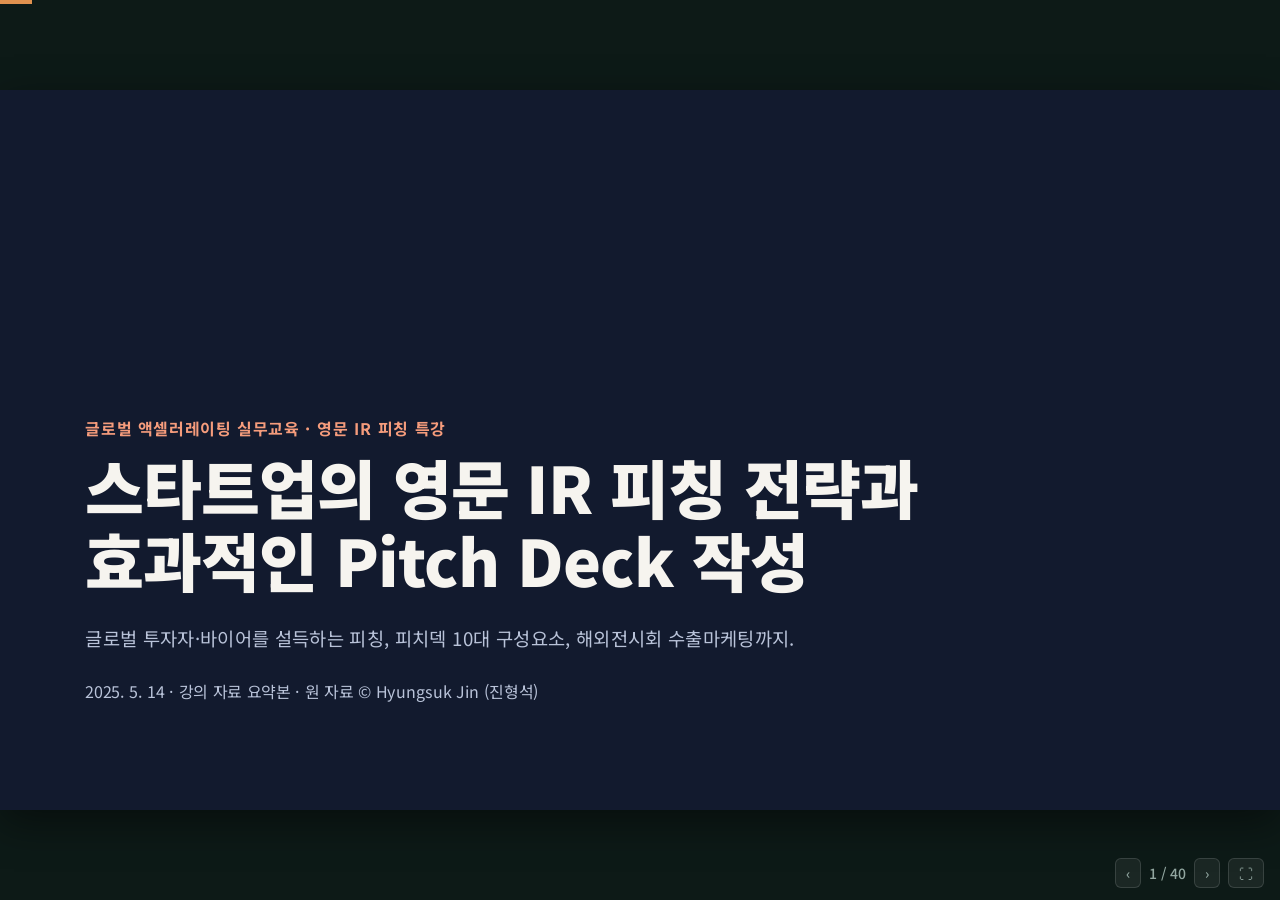
<file: pitch-deck/index.html>
<!doctype html>
<html lang="ko">
<head>
<meta charset="utf-8">
<meta name="viewport" content="width=device-width, initial-scale=1">
<title>스타트업 영문 IR 피칭 전략 &amp; Pitch Deck 작성</title>
<link rel="preconnect" href="https://fonts.googleapis.com">
<link rel="preconnect" href="https://fonts.gstatic.com" crossorigin>
<link rel="stylesheet" href="https://fonts.googleapis.com/css2?family=Noto+Sans+KR:wght@400;500;700;900&amp;display=swap">
<link rel="stylesheet" href="https://fonts.googleapis.com/css2?family=Space+Grotesk:wght@500;700&amp;display=swap">
<style>
*, *::before, *::after { box-sizing: border-box; }
html, body { margin: 0; height: 100%; background: #0d1a17; overflow: hidden; }
h1, h2, h3 { margin: 0; }
#viewport { position: fixed; inset: 0; display: flex; align-items: center; justify-content: center; }
#stage { position: relative; width: 1920px; height: 1080px; flex: none; transform-origin: center center; box-shadow: 0 20px 60px rgba(0,0,0,.45); overflow: hidden; }
:root {
  --dark: #121A2E;
  --dark2: #1D2742;
  --light: #F6F4EF;
  --alt: #E8E5DD;
  --paper: #FCFBF8;
  --ink: #161C2B;
  --soft: #4A5163;
  --line: #D6D2C6;
  --accent: #B8401F;
  --accent-fill: #F07A52;
  --accent-light: #F59C7C;
  --mint: #B9C3D9;
  --muted: #C9C4B8;
}

section {
  padding: 128px 128px 160px;
  background: var(--light);
  color: var(--ink);
  font-family: 'Noto Sans KR', Arial, sans-serif;
  display: flex;
  flex-direction: column;
  word-break: keep-all;
}
section.alt { background: var(--alt); }
section.dark { background: var(--dark); color: var(--light); }
section.accent { background: var(--accent-fill); color: var(--ink); }

p { margin: 0; font-size: 24px; line-height: 1.5; }

.eyebrow { font-size: 24px; font-weight: 700; color: var(--accent); letter-spacing: 0.06em; margin: 0 0 14px; }
h1.title { font-size: 96px; font-weight: 900; line-height: 1.15; margin: 0 0 40px; color: var(--light); letter-spacing: -0.01em; }
h2 { font-size: 60px; font-weight: 700; line-height: 1.2; margin: 0 0 28px; color: var(--ink); letter-spacing: -0.01em; }
.lead { font-size: 28px; line-height: 1.55; color: var(--soft); margin: 0 0 40px; max-width: 1560px; }
.note { font-size: 24px; color: var(--soft); margin: 24px 0 0; }
.statement { font-size: 36px; font-weight: 700; line-height: 1.45; color: var(--ink); }
.foot { position: absolute; left: 128px; bottom: 64px; width: 1664px; font-size: 24px; color: var(--soft); }

.dark h2 { color: var(--light); }
.dark .lead { color: var(--mint); }
.dark .eyebrow { color: var(--accent-light); }
.dark .foot { color: var(--mint); }
.dark .statement { color: var(--light); }
.dark .byline { font-size: 24px; color: var(--mint); }
.accent .eyebrow { color: var(--ink); }
.accent h2 { color: var(--ink); }
.accent .foot { color: var(--ink); }

/* layout */
.row { display: flex; gap: 48px; }
.col { flex: 1; display: flex; flex-direction: column; gap: 20px; }
.cards { display: flex; gap: 28px; }
.grid2 { display: grid; grid-template-columns: repeat(2, 1fr); gap: 24px; }
.grid3 { display: grid; grid-template-columns: repeat(3, 1fr); gap: 24px; }
.grid4 { display: grid; grid-template-columns: repeat(4, 1fr); gap: 24px; }

/* cards */
.card { flex: 1; background: var(--paper); border: 1px solid var(--line); border-radius: 16px; padding: 32px; display: flex; flex-direction: column; gap: 10px; }
.card h3 { font-size: 30px; font-weight: 700; line-height: 1.3; margin: 0; color: var(--ink); }
.card p { font-size: 24px; line-height: 1.5; color: var(--soft); }
.card .tag { font-size: 24px; font-weight: 700; color: var(--accent); }
.card .stat { font-family: 'Space Grotesk', 'Noto Sans KR', Arial, sans-serif; font-size: 64px; font-weight: 700; line-height: 1.05; color: var(--accent); }
.card .link { font-size: 24px; color: var(--accent); font-weight: 500; }
.tl .card { border-top: 6px solid var(--accent); border-radius: 0 0 16px 16px; }
.dark .card { background: var(--dark2); border-color: #2F5249; }
.dark .card h3 { color: var(--light); }
.dark .card p { color: var(--mint); }
.dark .card .tag { color: var(--accent-light); }
.dark .card .stat { color: var(--accent-light); }

.chip { background: var(--paper); border: 1px solid var(--line); border-radius: 12px; padding: 18px 24px; display: flex; flex-direction: column; gap: 4px; }
.chip h3 { font-size: 26px; font-weight: 700; margin: 0; color: var(--ink); line-height: 1.3; }
.chip p { font-size: 24px; color: var(--soft); line-height: 1.4; }

.stat { font-family: 'Space Grotesk', 'Noto Sans KR', Arial, sans-serif; font-size: 64px; font-weight: 700; line-height: 1.05; color: var(--accent); }
.big { font-family: 'Space Grotesk', 'Noto Sans KR', Arial, sans-serif; font-size: 96px; font-weight: 700; line-height: 1; color: var(--accent); }
.dark .big { color: var(--accent-light); }

.callout { background: var(--dark); border-radius: 16px; padding: 28px 36px; }
.callout p { color: var(--light); font-size: 26px; line-height: 1.5; }
.callout .tag { color: var(--accent-light); font-weight: 700; font-size: 24px; }

.formula { font-family: 'Space Grotesk', 'Noto Sans KR', Arial, sans-serif; font-size: 28px; font-weight: 500; color: var(--ink); line-height: 1.4; }
.chip .formula, .card .formula { font-family: 'Space Grotesk', 'Noto Sans KR', Arial, sans-serif; font-size: 28px; font-weight: 500; color: var(--ink); }

/* steps */
.steps { display: flex; gap: 16px; }
.step { flex: 1; background: var(--paper); border-top: 6px solid var(--accent); border-radius: 0 0 12px 12px; padding: 22px 22px 26px; display: flex; flex-direction: column; gap: 6px; }
.step .n { font-family: 'Space Grotesk', 'Noto Sans KR', Arial, sans-serif; font-size: 36px; font-weight: 700; color: var(--accent); line-height: 1.1; }
.step p { font-size: 24px; line-height: 1.4; color: var(--ink); }

/* lists */
ul.list, ol.list { margin: 0; padding-left: 36px; }
ul.list li, ol.list li { font-size: 26px; line-height: 1.5; color: var(--soft); margin: 0 0 14px; }
.dark ul.list li { color: var(--mint); }

/* tables */
table { border-collapse: collapse; width: 100%; font-size: 24px; }
th { background: var(--dark); color: var(--light); text-align: left; padding: 12px 20px; font-weight: 700; font-size: 24px; }
td { padding: 11px 20px; border-bottom: 1px solid var(--line); color: var(--ink); line-height: 1.35; vertical-align: top; font-size: 24px; }
td.k { font-weight: 700; }
td.n { font-family: 'Space Grotesk', 'Noto Sans KR', Arial, sans-serif; font-weight: 500; text-align: right; }
td.hl { font-weight: 700; color: var(--accent); }

/* motion */
@keyframes rise { from { opacity: 0; transform: translateY(18px); } }
section h2 { animation: rise 0.5s ease-out both; }
section .cards, section .row, section table, section .grid2, section .grid3, section .grid4, section .steps { animation: rise 0.6s ease-out 0.15s both; }

/* pitch deck extras */
section.part { background: var(--accent-fill); justify-content: flex-end; }
.part .num { font-family: 'Space Grotesk', 'Noto Sans KR', Arial, sans-serif; font-size: 200px; font-weight: 700; line-height: 1; color: var(--ink); margin: 0 0 24px; }
.part h2 { font-size: 80px; color: var(--ink); }
.part .lead { color: var(--ink); }
.quote { font-size: 30px; line-height: 1.55; color: var(--ink); font-style: italic; }
.dark .quote { color: var(--light); }
.en { font-family: 'Space Grotesk', 'Noto Sans KR', Arial, sans-serif; }
.card .en { font-family: 'Space Grotesk', 'Noto Sans KR', Arial, sans-serif; font-size: 24px; color: var(--ink); font-weight: 500; }
.bars { display: flex; flex-direction: column; gap: 26px; }
.bar-row { display: flex; align-items: center; gap: 32px; }
.bar-row .label { width: 360px; font-size: 28px; font-weight: 700; color: var(--ink); }
.bar-track { flex: 1; display: flex; flex-direction: column; gap: 8px; }
.bar { height: 44px; border-radius: 6px; display: flex; align-items: center; padding: 0 16px; }
.bar.win { background: var(--accent); }
.bar.lose { background: var(--muted); }
.bar .v { font-family: 'Space Grotesk', 'Noto Sans KR', Arial, sans-serif; font-size: 24px; font-weight: 700; color: var(--paper); white-space: nowrap; }
.bar.lose .v { color: var(--ink); }
@keyframes grow { from { opacity: 0; transform: scaleX(0.2); } }
.bar { transform-origin: left center; animation: grow 0.7s ease-out 0.2s both; }

#stage > section { position: absolute; inset: 0; width: 1920px; height: 1080px; display: none; overflow: hidden; }
#stage > section.active { display: flex; }
#hud { position: fixed; right: 16px; bottom: 12px; font: 500 14px 'Noto Sans KR', Arial, sans-serif; color: #BFD6CF; opacity: .75; user-select: none; display: flex; gap: 8px; align-items: center; }
#hud button { background: rgba(255,255,255,.08); color: inherit; border: 1px solid rgba(255,255,255,.18); border-radius: 6px; padding: 4px 10px; font: inherit; cursor: pointer; }
#hud button:hover { background: rgba(255,255,255,.18); }
#progress { position: fixed; left: 0; top: 0; height: 4px; background: #E0914F; transition: width .25s; }
@media print {
  html, body { overflow: visible; background: none; }
  #viewport { position: static; display: block; }
  #stage { transform: none !important; width: auto; height: auto; box-shadow: none; overflow: visible; }
  #stage > section { position: relative; display: flex !important; page-break-after: always; }
  #hud, #progress { display: none; }
  @page { size: 1920px 1080px; margin: 0; }
}
</style>
</head>
<body>
<div id="progress"></div>
<div id="viewport"><div id="stage">
<section id="cover" class="dark" style="justify-content:flex-end">
<p class="eyebrow">글로벌 액셀러레이팅 실무교육 · 영문 IR 피칭 특강</p>
<h1 class="title">스타트업의 영문 IR 피칭 전략과<br>효과적인 Pitch Deck 작성</h1>
<p class="lead">글로벌 투자자·바이어를 설득하는 피칭, 피치덱 10대 구성요소, 해외전시회 수출마케팅까지.</p>
<p class="byline">2025. 5. 14 · 강의 자료 요약본 · 원 자료 © Hyungsuk Jin (진형석)</p>
</section>
<section id="agenda">
<p class="eyebrow">목차</p>
<h2>강의 내용과 목표</h2>
<div class="cards tl" style="margin-top:24px">
<div class="card"><p class="stat">01</p><h3>글로벌 투자자·바이어 대상 피칭 전략</h3><p>미국과 한국의 피칭 차이, 1줄 소개와 엘리베이터 피치, VC가 보는 검증 단계</p></div>
<div class="card"><p class="stat">02</p><h3>영문 피치덱 구성의 전략·구조·가이드라인</h3><p>Problem부터 Financial Projection까지 10대 구성요소와 투자자 예상 질문</p></div>
<div class="card"><p class="stat">03</p><h3>해외전시회 수출마케팅의 요령</h3><p>전시회 선택, 사전 마케팅, 바이어 상담·샘플 정책, 사후관리</p></div>
</div>
<p class="foot">02</p>
</section>
<section id="part1" class="part">
<p class="num">01</p>
<h2>글로벌 투자자·바이어 대상 피칭 전략</h2>
<p class="lead">짧은 시간 안에, 상대가 관심 가질 핵심을, 스토리로 전달하기</p>
</section>
<section id="us-kr">
<p class="eyebrow">01 · 미국과 한국의 피칭 스타일</p>
<h2>간결한 스토리 vs 꽉 찬 정보</h2>
<div class="row" style="margin-top:12px">
<div class="col">
<div class="callout" style="padding:22px 32px"><p class="tag">미국</p></div>
<div class="chip"><h3>간결한 슬라이드</h3><p>한 장에 핵심 메시지 하나, 텍스트 최소화와 비주얼 활용</p></div>
<div class="chip"><h3>스토리텔링 중심</h3><p>문제 → 해결 → 비전으로 자연스럽게 연결</p></div>
<div class="chip"><h3>투자자와의 대화</h3><p>피치덱은 대화의 보조 자료, 핵심은 발표자가 직접 설명</p></div>
<div class="chip"><h3>5–10분 피치</h3><p>짧은 시간 안에 바로 이해하고 매력을 느끼도록</p></div>
</div>
<div class="col">
<div class="callout" style="padding:22px 32px;background:var(--soft)"><p class="tag" style="color:var(--light)">한국</p></div>
<div class="chip"><h3>정보 중심</h3><p>텍스트·표·그래프로 상세한 근거를 꽉 채움</p></div>
<div class="chip"><h3>데이터·디테일 강조</h3><p>숫자·통계·BM·재무 계획까지 구체적으로</p></div>
<div class="chip"><h3>형식적 완성도</h3><p>발표자 없이 슬라이드만 봐도 이해되는 수준</p></div>
<div class="chip"><h3>15–20분 이상</h3><p>더 많은 데이터를 주려고 긴 시간을 할애</p></div>
</div>
</div>
<p class="foot">04</p>
</section>
<section id="culture" class="alt">
<p class="eyebrow">01 · 피칭 배경의 문화 차이</p>
<h2>“Show, don’t tell” vs 자료로 신뢰 확인</h2>
<table style="margin-top:12px">
<tr><th style="width:200px">구분</th><th style="width:730px">미국</th><th>한국</th></tr>
<tr><td class="k">문화</td><td>직관적으로 이해되는 간결한 자료를 선호</td><td>구체적인 데이터와 자료로 신뢰를 확인</td></tr>
<tr><td class="k">정보</td><td>핵심만 빠르게 파악하고, 세부는 추가 질문으로 확인</td><td>발표 안에서 가능한 많은 정보를 직접 받기를 희망</td></tr>
<tr><td class="k">기능</td><td>피치덱은 대화를 열어가는 도구</td><td>피치덱은 완결성 있는 자료로 신뢰를 주는 도구</td></tr>
<tr><td class="k">형식</td><td>간결한 덱 + 대화에서 세부 데이터 보완</td><td>풍부한 세부 자료 + 비주얼로 가독성 확보</td></tr>
</table>
<div class="callout" style="margin-top:36px"><p>영문 IR은 미국식으로: 슬라이드는 짧게, 숫자와 근거는 Q&amp;A와 Appendix에 준비해 둡니다.</p></div>
<p class="foot">05</p>
</section>
<section id="pyramid">
<p class="eyebrow">01 · 논리 피라미드와 STAR</p>
<h2>주장은 좁히고, 근거는 스토리로</h2>
<div class="row" style="margin-top:8px">
<div class="col" style="flex:1.2;gap:12px">
<div class="chip" style="margin:0 240px"><p class="tag" style="color:var(--accent);font-weight:700">주장</p><h3>나는 천재다.</h3></div>
<div class="chip" style="margin:0 150px"><p class="tag" style="color:var(--accent);font-weight:700">분야·범위</p><h3>나는 농구의 천재다.</h3></div>
<div class="chip" style="margin:0 60px"><p class="tag" style="color:var(--accent);font-weight:700">정의·기준</p><h3>리바운드 소질과 2만 번 슈팅 연습으로 1학년 에이스가 된</h3></div>
<div class="chip"><p class="tag" style="color:var(--accent);font-weight:700">예시·스토리 (근거)</p><p>도내 결선에서 리바운드로 흐름을 뒤집어 역전, 전국대회 20점 차를 1점 차 역전승으로</p></div>
</div>
<div class="col">
<div class="callout"><p class="tag">STAR 스토리텔링</p><p>S 상황 · T 과제 · A 행동 · R 결과</p></div>
<div class="card"><p>어떤 문제에 대해, 어떤 솔루션으로, 어떤 실행을 했고, 결과는 이랬다.</p><p style="color:var(--ink);font-weight:700">→ 같은 조건에서 이 실행을 하면 기대효과는 이렇다.</p></div>
</div>
</div>
<p class="foot">06</p>
</section>
<section id="oneline" class="alt">
<p class="eyebrow">01 · Elevator Pitch: 1 Line Introduction</p>
<h2>STAR로 만드는 한 줄 소개</h2>
<div class="grid4" style="margin-bottom:28px">
<div class="card"><p class="tag">S · 상황</p><p>광고 채널은 많고 소비자 행동은 복잡해 최적 전략 수립이 어렵다</p></div>
<div class="card"><p class="tag">T · 과제</p><p>여러 플랫폼의 성과를 측정하고 실시간으로 전략을 조정해야 한다</p></div>
<div class="card"><p class="tag">A · 행동</p><p>머신러닝으로 광고 데이터를 실시간 분석·예측·자동 최적화</p></div>
<div class="card"><p class="tag">R · 결과</p><p>효율 30%↑, ROAS 25%↑, 운영 시간 40%↓</p></div>
</div>
<div class="row">
<div class="col"><div class="card"><p class="tag">두괄식 (권장)</p><p style="color:var(--ink)">자사는 <b>AI 기반 디지털 광고 최적화 솔루션 스타트업</b>으로, 복잡한 광고 환경에서 광고주의 광고비 최적화를 실시간 분석·조정으로 해결해 효율 30%, ROAS 25% 개선과 운영 시간 40% 절감을 드립니다.</p></div></div>
<div class="col"><div class="card"><p class="tag">미괄식</p><p>자사는 복잡한 광고 환경에서 … 실시간 분석·조정으로 효율 30%·ROAS 25% 개선, 운영 시간 40% 절감하는, <b style="color:var(--ink)">AI 기반 디지털 광고 최적화 솔루션 스타트업</b>입니다.</p></div></div>
</div>
<p class="foot">07</p>
</section>
<section id="oneline-bad">
<p class="eyebrow">01 · 한 줄 소개 공식</p>
<h2>좋은 한 줄은 Secret Sauce와 임팩트가 보인다</h2>
<div class="callout" style="margin-bottom:36px;padding:36px 40px"><p class="tag">템플릿 (Founder Institute 참고)</p><p style="font-size:32px;line-height:1.5">“당사는 <b>(Secret Sauce)</b>를 바탕으로 <b>OOO 고객</b>의 <b>OOO 문제</b>를 OOO하게 해결하여 <b>(가치·임팩트)</b>를 창출하는 회사입니다.”</p></div>
<p class="tag" style="font-size:24px;font-weight:700;color:var(--accent);margin-bottom:16px">좋지 않은 실제 예시</p>
<div class="cards">
<div class="card"><h3>“피부미용기기”</h3><p>지나치게 단순해 특장점을 알 수 없음</p></div>
<div class="card"><h3>“광촉매와 UV LED 소형 공기정화 살균기”</h3><p>전문용어 위주, 광촉매의 장점이 드러나지 않음</p></div>
<div class="card"><h3>“천연재료 치약으로 … 누구나 쓰는 안전한 치약”</h3><p>문장이 길고 수식어 위주라 차별점이 흐려짐</p></div>
</div>
<p class="foot">08</p>
</section>
<section id="practice" class="alt">
<p class="eyebrow">01 · 엘리베이터 피치 기본 전략</p>
<h2>최소 세 가지 길이로 연습해 둔다</h2>
<div class="cards" style="margin-top:12px">
<div class="card"><p class="stat">30초</p><h3>한 문장의 훅</h3><p>“데이터의 단 10%만 의사결정에 쓰인다는 사실, 알고 계셨나요?” 문제 → 해결 → 다음 대화 제안</p></div>
<div class="card"><p class="stat">1분</p><h3>사례 하나 추가</h3><p>30초 버전에 고객 성과를 덧붙임: “한 고객사는 비용 20% 절감, 생산성 30% 향상”</p></div>
<div class="card"><p class="stat">3분</p><h3>투자 제안까지</h3><p>시장 규모·성장률, 차별점, 고객 성과, 팀, 200만 달러 시드 투자 요청과 비전</p></div>
</div>
<div class="callout" style="margin-top:32px"><p>엘리베이터 피치의 목적은 계약이 아니라, 사업을 더 깊이 논의할 <b>다음 미팅</b>을 따내는 것입니다.</p></div>
<p class="foot">09</p>
</section>
<section id="template30">
<p class="eyebrow">01 · 30초 엘리베이터 피치 기본 구조</p>
<h2>다섯 단계면 30초 안에 끝난다</h2>
<div class="steps" style="margin-top:12px;margin-bottom:32px">
<div class="step"><p class="n">1</p><h3 style="font-size:28px;margin:0">소개</h3><p>“안녕하세요, 저는 [회사]의 [직책] [이름]입니다.”</p></div>
<div class="step"><p class="n">2</p><h3 style="font-size:28px;margin:0">문제</h3><p>상대 업종의 [문제 + 흥미로운 통계]</p></div>
<div class="step"><p class="n">3</p><h3 style="font-size:28px;margin:0">솔루션</h3><p>“저희는 [솔루션]으로 바로 그 문제를 해결합니다.”</p></div>
<div class="step"><p class="n">4</p><h3 style="font-size:28px;margin:0">가치 제안</h3><p>“[가치]를 제공하는 유일한 회사입니다.”</p></div>
<div class="step"><p class="n">5</p><h3 style="font-size:28px;margin:0">Call to Action</h3><p>“연락처를 주시면 제안을 더 듣고 싶습니다.”</p></div>
</div>
<div class="callout"><p class="tag">예시 · 비즈니스 최적화 솔루션 (STAR)</p><p class="en" style="font-size:26px;color:var(--light)">“The problem is that many companies collect data but fail to use it. Our solution optimizes processes — one client raised productivity 30% and cut costs 20%.”</p></div>
<p class="foot">출처: ASANA 블로그를 참고해 재작성 · 10</p>
</section>
<section id="whac" class="alt">
<p class="eyebrow">01 · 3분 피칭: 설득의 룰</p>
<h2>듣는 이에게 “Ah, that is cool!”을 준다</h2>
<p class="lead" style="margin-bottom:28px">예시: AI 기반 원격의료 플랫폼. 시간 배분은 What에 절반, 나머지를 How·Proof·Team에.</p>
<div class="bars">
<div class="bar-row"><p class="label">W · What is it?</p><div class="bar-track"><div class="bar win" style="width:100%"><p class="v">50% · 약 1분 30초</p></div><p style="color:var(--soft)">문제의 크기(매년 40% 이상이 의료 서비스를 적시에 못 받음)와 우리의 해법</p></div></div>
<div class="bar-row"><p class="label">H · How does it work?</p><div class="bar-track"><div class="bar win" style="width:60%"><p class="v">30% · 약 1분</p></div><p style="color:var(--soft)">데이터 입력 → AI 분석 → 원격 연결, 그리고 고객 사례 하나</p></div></div>
<div class="bar-row"><p class="label">A · Are you sure?</p><div class="bar-track"><div class="bar win" style="width:30%"><p class="v">15% · 20초</p></div><p style="color:var(--soft)">사용자 5만 명, 만족도 92%, 진단 정확도 95% 이상</p></div></div>
<div class="bar-row"><p class="label">C · Can you do it?</p><div class="bar-track"><div class="bar win" style="width:13%"><p class="v">5%</p></div><p style="color:var(--soft)">의료·AI·비즈니스 전문가 팀, 200만 달러 초기 투자 유치</p></div></div>
</div>
<p class="foot">11</p>
</section>
<section id="techniques">
<p class="eyebrow">01 · 30초 피치의 8가지 기법</p>
<h2>상황에 맞는 오프닝을 고른다</h2>
<div class="grid4" style="margin-top:12px">
<div class="card"><p class="tag">01 짧고 간결</p><p>STAR로 요점만, 이해하기 쉽게</p></div>
<div class="card"><p class="tag">02 공감 포착</p><p>상대도 겪는 개인적 일화로 신뢰부터</p></div>
<div class="card"><p class="tag">03 통계 근거</p><p>“언어 장벽 손실, 연 720억 달러”로 시작</p></div>
<div class="card"><p class="tag">04 질문 유도</p><p>끝난 뒤에도 생각이 남는 질문으로 마무리</p></div>
<div class="card"><p class="tag">05 흥미로운 설명</p><p>일화·비유·시청각을 조미료처럼 적당히</p></div>
<div class="card"><p class="tag">06 스토리 사례</p><p>고객 이야기로 페르소나를 떠올리게</p></div>
<div class="card" style="background:var(--dark);border-color:var(--dark)"><p class="tag" style="color:var(--accent-light)">07 비유법 · 가장 강력</p><p style="color:var(--mint)">“우리는 화훼업계의 AirBnB입니다!”</p></div>
<div class="card"><p class="tag">08 강렬한 메시지</p><p>인상적인 한마디에 힘을 담아 울림 있게</p></div>
</div>
<p class="foot">12</p>
</section>
<section id="analogy" class="dark">
<p class="eyebrow">01 · 영문 피치 예시</p>
<h2>비유 한 줄, 메시지 한 줄</h2>
<div class="cards" style="margin-top:12px">
<div class="card"><p class="tag">비유법 · LLM 스마트팩토리</p><p class="quote en" style="color:var(--light);font-size:30px">“We are the ChatGPT solution for smart factories.”</p><p>현장 근로자도 대화형 채팅으로 제조 데이터를 실시간 분석 — 24시간 쉬지 않는 ‘디지털 엔지니어’와 일하는 것처럼.</p></div>
<div class="card"><p class="tag">강렬한 메시지 · 스마트 도로포장재</p><p class="quote en" style="color:var(--light);font-size:30px">“Let the road speak for itself.”</p><p>온도에 따라 색이 바뀌어 결빙 위험을 즉시 알리는 ‘카멜레온’. 질문으로 시작해 한마디로 각인.</p></div>
<div class="card"><p class="tag">질문 유도 · 스마트팜</p><p class="quote en" style="color:var(--light);font-size:30px">“Have you ever imagined the transformation?”</p><p>물 사용 90% 절감, 생산성 3배. 상대가 자기 농장에 대입해 보도록 질문으로 마무리.</p></div>
</div>
<p class="foot">13</p>
</section>
<section id="keyword" class="alt">
<p class="eyebrow">01 · Description: 단어의 선택</p>
<h2>영문 키워드가 곧 마케팅의 영토</h2>
<p class="lead">영문 키워드는 제품의 카테고리와 고객의 인지 범위를 정합니다. 고유한 특징을 반영하되, 경쟁 범위를 설명하는 단어여야 합니다.</p>
<div class="row">
<div class="col">
<div class="card"><p class="tag">키워드 고르는 4가지 참고</p>
<ol class="list" style="padding-left:30px;margin-top:6px">
<li>경쟁업체의 노출 키워드</li>
<li>포털·TV·실시간 검색어 순위</li>
<li>연관 검색어와 자동완성 검색어</li>
<li>정보성 vs 상업성 키워드 선별</li>
</ol></div>
</div>
<div class="col">
<div class="callout" style="padding:36px 40px"><p class="tag">형용사는 사용 금지</p><p style="font-size:32px;line-height:1.45">“혁신적인”, “탁월한” 대신 묘사·설명·통계·근거로 구체적으로 표현합니다.</p></div>
<div class="grid3" style="gap:12px">
<div class="chip"><h3 class="en">Cosmetic</h3></div>
<div class="chip"><h3 class="en">Skincare</h3></div>
<div class="chip"><h3 class="en">Makeup</h3></div>
</div>
</div>
</div>
<p class="foot">14</p>
</section>
<section id="vc-check">
<p class="eyebrow">01 · VC가 보는 검증 수준</p>
<h2>해외진출 전, ‘팔리는 혁신’인지 증명했나</h2>
<p class="lead">스타트업은 고위험·고수익·고성장을 함께할 벤처투자를 디딤돌로 단계적으로 성장합니다.</p>
<div class="steps" style="margin-bottom:36px">
<div class="step"><p class="n">PoC</p><p>개념 검증</p></div>
<div class="step"><p class="n">Proto</p><p>시제품</p></div>
<div class="step"><p class="n">Pilot</p><p>파일럿</p></div>
<div class="step"><p class="n">MVP</p><p>최소기능제품으로 시장성·채널 검증</p></div>
</div>
<div class="cards">
<div class="card"><p class="tag">Fit 1</p><h3 class="en">Problem / Solution Fit</h3><p>풀 가치가 있는 문제에 맞는 해법인가</p></div>
<div class="card"><p class="tag">Fit 2</p><h3 class="en">Product / Market Fit</h3><p>시장이 원하고 다시 사는 제품인가</p></div>
<div class="card"><p class="tag">Fit 3</p><h3 class="en">Product / Channel Fit</h3><p>제품에 맞는 판매·획득 채널이 있는가</p></div>
</div>
<p class="foot">출처: Morgan Brown 외, 5 Phases of the Startup Lifecycle (2016) · 15</p>
</section>
<section id="pmf" class="alt">
<p class="eyebrow">01 · VC의 가장 큰 관심사</p>
<h2>Product / Market Fit을 찾았는가</h2>
<div class="row" style="margin-top:12px">
<div class="col">
<div class="card"><p class="tag">Marc Andreessen · a16z 공동창립자</p><p class="en" style="font-size:28px;color:var(--ink)">“Before product/market fit, focus obsessively on getting to product/market fit.”</p></div>
<div class="card"><p class="tag">Paul Graham · Y Combinator 창립자</p><p>실패의 가장 큰 원인은 사람들이 원하는 것을 만들지 않는 것, 그리고 그 이유는 사용자에게 충분히 주의를 기울이지 않기 때문</p></div>
</div>
<div class="col">
<div class="card"><p class="stat">재구매율</p><p>재구매율이 PMF의 최선의 척도. 높을수록 필수 제품 — Morgan Brown</p></div>
<div class="card"><p class="stat">40%</p><p>“더는 못 쓰게 되면 매우 실망할 것”이라는 응답이 40% 이상이면 PMF가 있다고 봄 — Sean Ellis</p></div>
</div>
</div>
<p class="foot">스타트업 실패 이유 1위는 시장 니즈 부재, 지속 성장은 재구매와 입소문에서 · 16</p>
</section>
<section id="export">
<p class="eyebrow">01 · 수출 대상과 경로</p>
<h2>제품·서비스, B2B·B2C마다 길이 다르다</h2>
<div class="grid2" style="margin-top:12px">
<div class="card"><p class="tag">제품 × B2B</p><p>바이어를 통한 수출: 전통적 해외시장 개척, 알리바바 등 온라인 B2B 마켓플레이스</p></div>
<div class="card"><p class="tag">제품 × B2C</p><p>바이어 조사, 아마존 등 국경 간 전자상거래(역직구), 현지 법인</p></div>
<div class="card"><p class="tag">서비스 × B2B</p><p>바이어를 통한 수출, 클라우드 서비스 무역(IaaS·PaaS·SaaS)</p></div>
<div class="card"><p class="tag">서비스 × B2C</p><p>클라우드 서비스 무역, 현지 법인·사무소를 통한 서비스 공급</p></div>
</div>
<div class="callout" style="margin-top:28px"><p class="tag">현지 법인 설립·플립(Flip) 시 이슈</p><p>기존 한국 주주와의 계약·지분·동의, 법인 설립의 전략적 이유, 현지 법률·조세·유통·상관습</p></div>
<p class="foot">17</p>
</section>
<section id="part2" class="part">
<p class="num">02</p>
<h2>영문 피치덱 구성의 전략, 구조 및 가이드라인</h2>
<p class="lead">항목별로 먼저 쓰고, 우리 비즈니스의 서사 구조에 맞춰 배열·보완한다</p>
</section>
<section id="framework" class="alt">
<p class="eyebrow">02 · IR 피치덱 작성 프레임워크</p>
<h2>1줄 소개 + 10개 구성요소 + Appendix</h2>
<div class="grid2" style="gap:12px;margin-top:8px">
<div class="chip"><h3>1 · Problem</h3><p>우리가 해결하려는 고객의 문제</p></div>
<div class="chip"><h3>6 · Market Size</h3><p>목표 시장과 규모</p></div>
<div class="chip"><h3>2 · Solution</h3><p>고객이 우리를 해법으로 쓰는 이유</p></div>
<div class="chip"><h3>7 · Revenue Model</h3><p>수익모델</p></div>
<div class="chip"><h3>3 · Product</h3><p>제품·서비스와 가치 제공 방법</p></div>
<div class="chip"><h3>8 · Traction / Milestone</h3><p>견인지표 성장세와 향후 마일스톤</p></div>
<div class="chip"><h3>4 · Competition</h3><p>경쟁자와 우리의 경쟁우위 (Better / Different)</p></div>
<div class="chip"><h3>9 · Team</h3><p>창업자와 팀의 역량</p></div>
<div class="chip"><h3>5 · Go-To-Market</h3><p>시장 진입과 고객 획득 방법</p></div>
<div class="chip"><h3>10 · Financial Projection</h3><p>3–5년 매출·이익과 제안 밸류에이션</p></div>
</div>
<p class="foot">맨 앞에 Executive Summary(1줄 소개), 맨 뒤에 Appendix · 출처: 린스프린트를 참고해 재작성 · 19</p>
</section>
<section id="sequoia">
<p class="eyebrow">02 · 참고: Sequoia Capital 피치덱 템플릿</p>
<h2>실리콘밸리가 기대하는 흐름</h2>
<div class="grid4" style="gap:14px;margin-top:8px">
<div class="chip"><h3 class="en">Company Purpose</h3><p>한 문장의 선언적 정의</p></div>
<div class="chip"><h3 class="en">Problem</h3><p>고객의 고통, 지금의 대처법</p></div>
<div class="chip"><h3 class="en">Solution</h3><p>가치 제안, 사용 사례</p></div>
<div class="chip"><h3 class="en">Why Now</h3><p>카테고리의 변화와 최근 트렌드</p></div>
<div class="chip"><h3 class="en">Market Size</h3><p>TAM·SAM·SOM</p></div>
<div class="chip"><h3 class="en">Competition</h3><p>경쟁자와 경쟁우위</p></div>
<div class="chip"><h3 class="en">Product</h3><p>라인업, IP, 로드맵</p></div>
<div class="chip"><h3 class="en">Business Model</h3><p>가격, LTV, 판매 모델</p></div>
<div class="chip"><h3 class="en">Team</h3><p>창업자, 경영진, 이사회</p></div>
<div class="chip"><h3 class="en">Financials</h3><p>P&amp;L, 현금흐름, Cap table</p></div>
<div class="chip" style="background:var(--dark);border-color:var(--dark)"><h3 class="en" style="color:var(--light)">The Deal</h3><p style="color:var(--mint)">투자 조건 제안</p></div>
</div>
<div class="callout" style="margin-top:28px"><p>한국식 프레임워크와 달리 <b>Why Now</b>가 따로 있다 — 왜 지금이 이 솔루션의 타이밍인지 설명하세요.</p></div>
<p class="foot">출처: sequoiacap.com · 20</p>
</section>
<section id="problem" class="dark">
<p class="eyebrow">02 · 1. Problem — Why?</p>
<h2 style="font-size:52px;line-height:1.35;max-width:1500px;margin-bottom:48px">“세상을 구할 시간이 한 시간밖에 없다면, 문제를 정의하는 데 55분, 해결책을 찾는 데 5분을 쓰겠다.”</h2>
<p class="lead" style="margin-bottom:40px">— 알버트 아인슈타인</p>
<div class="cards">
<div class="card"><p class="tag">고객 Customer</p><h3>돈을 내는 사람</h3><p>우리 솔루션과 제품에 비용을 지불</p></div>
<div class="card"><p class="tag">이용자 User</p><h3>실제로 쓰는 사람</h3><p>구매 모델과 플랫폼 모델에서 둘은 다를 수 있음</p></div>
</div>
<p class="foot">21</p>
</section>
<section id="problem-matrix" class="alt">
<p class="eyebrow">02 · 1. Problem — 임팩트 설득</p>
<h2>심각성 × 보편성으로 문제를 위치시킨다</h2>
<div class="row" style="margin-top:8px">
<div class="col" style="flex:1.1">
<div class="grid2" style="gap:12px">
<div class="card" style="background:var(--dark);border-color:var(--dark)"><p class="tag" style="color:var(--accent-light)">(2) 심각성 높음 · 보편성 낮음</p><p style="color:var(--mint)">혁신 솔루션의 출발점. 간절한 소수 고객</p></div>
<div class="card"><p class="tag">(4) 심각성 높음 · 보편성 높음</p><p>가장 큰 시장, 경쟁자도 가장 많음</p></div>
<div class="card"><p class="tag">(1) 둘 다 낮음</p><p>해결할 가치가 작은 문제</p></div>
<div class="card"><p class="tag">(3) 심각성 낮음 · 보편성 높음</p><p>많은 고객, 약한 지불 의향</p></div>
</div>
<p class="note" style="margin-top:12px">세로축: 심각성 · 가로축: 보편성 (Problem-Market Value Matrix, 동아DBR)</p>
</div>
<div class="col">
<div class="card"><p class="tag">(질) 심각성</p><p>그 문제를 가진 고객이 얼마나 간절히 해결을 원하는가?</p></div>
<div class="card"><p class="tag">(양) 보편성</p><p>얼마나 많은 고객이 그 문제를 갖고 있는가?</p></div>
<div class="callout"><p class="tag">활용 전략</p><p>(2)에서 출발해 (3)·(4)로 세그먼트를 넓힌다. (2)에만 머물면 시장이 작아 성장이 어렵다.</p></div>
</div>
</div>
<p class="foot">22</p>
</section>
<section id="solution">
<p class="eyebrow">02 · 2. Solution · 3. Product</p>
<h2>무엇으로 풀고, 어떻게 구현했나</h2>
<div class="row" style="margin-top:12px">
<div class="col">
<div class="card"><p class="tag">Solution — What?</p><h3>문제를 푸는 ‘무엇’</h3><p>제품·서비스의 기능(Feature)과 혜택(Benefit) 중 어떤 부분이 고객의 문제 해결로 이어지는지 설명합니다.</p></div>
<div class="steps">
<div class="step"><p class="n" style="font-size:28px">Problem</p><p>A · B</p></div>
<div class="step"><p class="n" style="font-size:28px">Solution</p><p>1 · 2-1 · 2-2</p></div>
<div class="step"><p class="n" style="font-size:28px">Product</p><p>1 · 2</p></div>
</div>
</div>
<div class="col">
<div class="card"><p class="tag">Product — How?</p><h3>같은 솔루션, 다른 구현</h3><p>동일한 솔루션을 구현한 경쟁 제품과 차별화되는 우리만의 패키지를 보여줍니다.</p></div>
<div class="grid3" style="gap:12px">
<div class="chip"><h3>이용 프로세스</h3></div>
<div class="chip"><h3>데모 영상</h3></div>
<div class="chip"><h3>페르소나·사용 예</h3></div>
</div>
</div>
</div>
<p class="foot">참고 사례: Airbnb 2008 시드 피치덱 · 23</p>
</section>
<section id="competition" class="alt">
<p class="eyebrow">02 · 4. Competition</p>
<h2>경쟁자와 대체재 사이에서 우리의 자리</h2>
<div class="cards" style="margin-top:12px;margin-bottom:28px">
<div class="card"><p class="tag">경쟁자 Competitor</p><h3>같은 Solution, 다른 Product</h3><p>가격·품질·디자인으로 경쟁. 예) 일반 커피 vs 산미 커피, 다크 커피</p></div>
<div class="card"><p class="tag">대체재 Alternative</p><h3>같은 문제, 다른 Solution</h3><p>고객의 선택지 안에 있는 다른 해법. 예) 커피 vs 기능성 음료, 건강차, 디카페인</p></div>
</div>
<div class="row">
<div class="col"><div class="callout"><p class="tag">선정 기준</p><p>내 생각이 아니라 ‘고객’과 ‘이용자’의 마인드셋으로 고른다.</p></div></div>
<div class="col"><div class="card"><p class="tag">표현 도구</p><p>Competition Analysis Grid(제품명·최종가격·스펙·타깃고객), 2×2 포지셔닝 맵, 체크 매트릭스</p></div></div>
</div>
<p class="foot">참고 사례: Dropbox 2007, LinkedIn, Airbnb 경쟁 슬라이드 · 24</p>
</section>
<section id="gtm">
<p class="eyebrow">02 · 5. Go-To-Market</p>
<h2>AARRR: 고객을 얻고 붙잡는 해적지표</h2>
<p class="lead" style="margin-bottom:28px">고객 세그먼트별로 어떻게 우리를 알게 되고, 왜 사며, 어떻게 획득할지를 보여줍니다. (Dave McClure, 500 Startups, 2007)</p>
<div class="steps">
<div class="step"><p class="n">A</p><h3 style="font-size:28px;margin:0" class="en">Acquisition</h3><p>어떤 채널로 처음 방문하는가</p></div>
<div class="step"><p class="n">A</p><h3 style="font-size:28px;margin:0" class="en">Activation</h3><p>첫 경험이 긍정적인가</p></div>
<div class="step" style="background:var(--dark)"><p class="n" style="color:var(--accent-light)">R</p><h3 style="font-size:28px;margin:0;color:var(--light)" class="en">Retention</h3><p style="color:var(--mint)">다시 오는가 — PMF의 신호, 초기 핵심 과제</p></div>
<div class="step"><p class="n">R</p><h3 style="font-size:28px;margin:0" class="en">Referral</h3><p>입소문으로 추천하는가</p></div>
<div class="step"><p class="n">R</p><h3 style="font-size:28px;margin:0" class="en">Revenue</h3><p>구매·업그레이드로 매출이 나는가</p></div>
</div>
<p class="foot">25</p>
</section>
<section id="market-size" class="alt">
<p class="eyebrow">02 · 6. Market Size</p>
<h2>TAM · SAM · SOM으로 시장을 보여준다</h2>
<div class="cards" style="margin-top:12px">
<div class="card"><p class="stat">TAM</p><h3>전체 시장 · Top-down</h3><p>“전 세계 시장은 20조 원 규모이며, 이 중 10%를 점유하겠습니다.”</p></div>
<div class="card"><p class="stat">SAM</p><h3>유효 시장</h3><p>“국내 2조 원, 1위 경쟁자는 점유율 30%(6천억). 5–10년 내 30% 이상이 목표입니다.”</p></div>
<div class="card" style="background:var(--dark);border-color:var(--dark)"><p class="stat" style="color:var(--accent-light)">SOM</p><h3 style="color:var(--light)">수익 시장 · Bottom-up</h3><p style="color:var(--mint)">“올해 유료고객 1만 명 × 연 구독료 10만 원으로 시작해, 3년 차 20만 명으로 연매출 200억 원대.”</p></div>
</div>
<div class="callout" style="margin-top:28px"><p>투자자는 TAM의 크기보다 <b>SOM의 근거</b>(고객 수 × 단가)를 더 꼼꼼히 봅니다.</p></div>
<p class="foot">26</p>
</section>
<section id="rev-team">
<p class="eyebrow">02 · 7–10. 돈, 성장, 사람, 숫자</p>
<h2>투자자가 비로소 보고 싶은 부분</h2>
<div class="grid2" style="margin-top:12px">
<div class="card"><p class="tag">7 · Revenue Model</p><h3>돈을 버는 방법 + 이익 구조</h3><p>BM(누가, 무엇에, 얼마를 내는가)과 매출 − 비용 = 이익이 만들어지는 구조</p></div>
<div class="card"><p class="tag">8 · Traction / Milestone</p><h3>견인지표와 다음 마일스톤</h3><p>연도별 목표·성과·달성 추이와 전망, 그리고 그 타당성</p></div>
<div class="card"><p class="tag">9 · Team</p><h3>모든 주장을 해낼 실행력</h3><p>경험·전문성, 사례·스토리, 아이템의 경쟁우위(MOAT)와 연결된 팀</p></div>
<div class="card" style="background:var(--dark);border-color:var(--dark)"><p class="tag" style="color:var(--accent-light)">10 · Financial Projection</p><h3 style="color:var(--light)">얼마가 필요하고, 얼마의 가치가 되나</h3><p style="color:var(--mint)">필요 자금, 투자 대비 지분, 3개년 매출·이익과 그 결과의 Valuation</p></div>
</div>
<p class="foot">Appendix: 스토리라인 밖의 부연 설명·인포그래픽·통계·사진 자료 · 27</p>
</section>
<section id="exec-example" class="alt">
<p class="eyebrow">02 · Executive Summary 작성 예시</p>
<h2>AI 맞춤 레시피 생성 솔루션</h2>
<table style="margin-top:4px">
<tr><th style="width:330px">항목</th><th>내용</th></tr>
<tr><td class="k">Elevator Pitch</td><td>맛의 표준화를 통한 일반인용 레시피 생성 솔루션</td></tr>
<tr><td class="k">1 · Problem</td><td>소비자도 요리사도 맛의 스펙트럼을 이해하지 못하고, 맞춤형 식단·레시피가 한정적</td></tr>
<tr><td class="k">2 · Solution</td><td>취향·감정·건강·상황을 반영한 AI 맞춤형 레시피 생성</td></tr>
<tr><td class="k">4 · Competition</td><td>선진국은 이미 구현, 한국은 경쟁자 희소하나 대체재 존재</td></tr>
<tr><td class="k">5 · Market Size</td><td>TAM 1조 원대 · SAM 5천억 원대 · SOM 100억 원대 중 15%(15억 원)</td></tr>
<tr><td class="k">6 · Go-To-Market</td><td>온라인 콘텐츠마케팅·SEO·SNS/유튜브 + 1대1 영업·콘퍼런스 연사</td></tr>
<tr><td class="k">7 · Revenue Model</td><td>요리사 대상 구독 서비스 (월 4달러)</td></tr>
<tr><td class="k">9 · Team</td><td>CEO 요리사 경력 25년, 외식 대기업 출신 CSO·CTO</td></tr>
<tr><td class="k">10 · Financial</td><td>안정화 시 연매출 15억 원, 영업이익 5억 원(33%) × 10배 = 50억 원 밸류</td></tr>
</table>
<p class="foot">28</p>
</section>
<section id="questions10">
<p class="eyebrow">02 · 투자자들의 주요 질문 (Forbes, 2020)</p>
<h2>미리 답을 준비해야 할 10가지 질문</h2>
<div class="grid2" style="gap:12px;margin-top:4px">
<div class="chip"><h3 class="en">1. Who is your ideal customer?</h3><p>이상적인 고객은 누구인가</p></div>
<div class="chip"><h3 class="en">6. Do you have passion and determination?</h3><p>열정과 결단력이 있는가</p></div>
<div class="chip"><h3 class="en">2. How long will this last?</h3><p>성장세가 얼마나 지속될까</p></div>
<div class="chip"><h3 class="en">7. What if you run out of money?</h3><p>자금이 떨어지면 어떻게 하나</p></div>
<div class="chip"><h3 class="en">3. Why should I care?</h3><p>내가 왜 관심을 가져야 하나</p></div>
<div class="chip"><h3 class="en">8. What is your ultimate financial objective?</h3><p>궁극적인 재무 목표는</p></div>
<div class="chip"><h3 class="en">4. What if you’re forced to stop?</h3><p>사업이 강제로 중단되면</p></div>
<div class="chip"><h3 class="en">9. What’s the plan if something unexpected happens?</h3><p>예상 못 한 변수에 대한 계획은</p></div>
<div class="chip"><h3 class="en">5. What would make this fail a year from now?</h3><p>1년 뒤 실패한다면 그 원인은</p></div>
<div class="chip" style="background:var(--dark);border-color:var(--dark)"><h3 class="en" style="color:var(--light)">10. Why should I invest in you?</h3><p style="color:var(--mint)">왜 당신에게 투자해야 하나 — 사람에 투자한다</p></div>
</div>
<p class="foot">29</p>
</section>
<section id="questions-ir" class="alt">
<p class="eyebrow">02 · IR덱 구성요소별 예상 질문</p>
<h2>슬라이드마다 한 문장으로 답할 수 있어야</h2>
<div class="grid3" style="gap:14px;margin-top:4px">
<div class="chip"><h3>문제 인식</h3><p class="en">What is the core problem we aim to solve?</p></div>
<div class="chip"><h3>솔루션 제안</h3><p class="en">How does our product address this problem?</p></div>
<div class="chip"><h3>시장 규모·타깃</h3><p class="en">How big is the market, and who are the customers?</p></div>
<div class="chip"><h3>비즈니스 모델</h3><p class="en">How do we generate revenue?</p></div>
<div class="chip"><h3>경쟁 분석</h3><p class="en">Who are the competitors, and what differentiates us?</p></div>
<div class="chip"><h3>고객 확보 전략</h3><p class="en">How will we attract and retain customers?</p></div>
<div class="chip"><h3>재무 계획</h3><p class="en">What are the projections for the next 3–5 years?</p></div>
<div class="chip"><h3>팀 구성</h3><p class="en">How do our team’s skills contribute?</p></div>
<div class="chip"><h3>현재까지의 성과</h3><p class="en">What key milestones have we achieved?</p></div>
<div class="chip"><h3>위험과 대응</h3><p class="en">What are the risks, and how do we mitigate them?</p></div>
<div class="chip"><h3>투자 요청</h3><p class="en">How much do we need, and how will we use it?</p></div>
<div class="chip"><h3>장기 비전</h3><p class="en">What is our vision for the next 5–10 years?</p></div>
</div>
<p class="foot">30</p>
</section>
<section id="part3" class="part">
<p class="num">03</p>
<h2>해외전시회 수출마케팅의 요령</h2>
<p class="lead">나에게 맞는 해외전시회를 스스로 발굴하고, 적극적으로, 꾸준히 참여하자</p>
</section>
<section id="expo-strategy">
<p class="eyebrow">03 · 해외전시회 활용 마케팅 전략</p>
<h2>전시회 전·중·후에 할 일</h2>
<div class="cards tl" style="margin-top:12px">
<div class="card"><p class="tag">전 · 발굴과 사전 마케팅</p><h3>내게 맞는 세계적 전시회</h3><p>지원제도까지 주도적으로 발굴하고, 온·오프라인 자료로 잠재 바이어에게 충실히 사전 마케팅</p></div>
<div class="card"><p class="tag">중 · 조사와 상담</p><h3>Marketing Mix 조사 + 바이어 발굴</h3><p>경쟁 제품 대비 가격·품질·홍보·유통 확인, 부스 차별화와 적극 응대, 진성 바이어 집중</p></div>
<div class="card"><p class="tag">후 · 팔로업과 재참가</p><h3>끈질긴 신뢰 형성</h3><p>잠재 바이어에 월 1회 안부, 차년도 전시회에 초청·재방문. 과다·무료 샘플 요구 바이어는 과감히 거르기</p></div>
</div>
<p class="foot">32</p>
</section>
<section id="expo-pavilion" class="alt">
<p class="eyebrow">03 · 참가 방식 선택</p>
<h2>단체관으로 경험을 쌓고, 개별관으로 실익을</h2>
<table style="margin-top:8px">
<tr><th style="width:200px"></th><th style="width:730px">단체관 (공동참가)</th><th>개별관 (개별참가)</th></tr>
<tr><td class="k">장점</td><td>공공기관이 엄선한 국제 전시회<br>부스·장치·운송 상당 부분 지원<br>KOREA 브랜드 효과</td><td>자사 니즈에 맞는 전시회를 직접 선정<br>부스 형태·스펙·마케팅을 자유롭게 운영</td></tr>
<tr><td class="k">단점</td><td>선택 가능한 전시회가 적음<br>개별 마케팅에 제약, 업종과 무관한 위치 배정 가능<br>단체관 자체의 마케팅 시너지가 약함</td><td>지원금 경쟁률이 높고 용도·금액 제약<br>정산 부담<br>통역 등 현지 지원을 직접 해결</td></tr>
</table>
<div class="callout" style="margin-top:32px"><p>참여기업 노하우: 정부 지원을 활용한 단체관으로 경험을 쌓은 뒤 → 개별 참가로 실익을 높인다.</p></div>
<p class="foot">33</p>
</section>
<section id="expo-goal">
<p class="eyebrow">03 · 핵심 목표</p>
<h2>참관이면 시장조사, 부스면 바이어 발굴</h2>
<div class="row" style="margin-top:12px">
<div class="col">
<div class="card"><p class="tag">전시회 참관</p><h3>Marketing Mix 현황표 완성</h3><p>경쟁 제품을 찾아 가격·품질·홍보·유통 대비 자사의 차별화 수준을 확인</p></div>
<div class="grid2" style="gap:12px">
<div class="chip"><h3>산업 트렌드</h3><p>매크로 + 현지국 시장</p></div>
<div class="chip"><h3>신상품 아이디어</h3><p>영감과 신사업 발굴</p></div>
</div>
</div>
<div class="col">
<div class="card"><p class="tag">부스 참여</p><h3>적극적인 바이어 발굴을 위한 투자</h3><p>부스 참가는 참관 비용의 최소 4배 이상이 드는 투자입니다.</p></div>
<div class="grid2" style="gap:12px">
<div class="chip"><h3>신규·초보 기업</h3><p>바이어 발굴, 1대1 상담, 샘플 수출, 계약 탐색</p></div>
<div class="chip"><h3>수출 기업</h3><p>기존 거래선 유지, 신규 거래선 확보</p></div>
</div>
</div>
</div>
<p class="foot">34</p>
</section>
<section id="expo-bars" class="alt">
<p class="eyebrow">03 · 성공기업과 실패기업의 차이</p>
<h2>네 가지 습관이 성과를 가른다</h2>
<p class="lead" style="margin-bottom:32px">수출기업 982개사 조사, 항목별 실행률. 사후관리에서 차이가 가장 큽니다.</p>
<div class="bars">
<div class="bar-row"><p class="label">전문전시회 매년 지속 참가</p><div class="bar-track"><div class="bar win" style="width:87%"><p class="v">성공기업 87%</p></div><div class="bar lose" style="width:38%"><p class="v">실패기업 38%</p></div></div></div>
<div class="bar-row"><p class="label">사전 마케팅으로 미팅 확약</p><div class="bar-track"><div class="bar win" style="width:75%"><p class="v">성공기업 75%</p></div><div class="bar lose" style="width:36%"><p class="v">실패기업 36%</p></div></div></div>
<div class="bar-row"><p class="label">전시회 전담인력 배치</p><div class="bar-track"><div class="bar win" style="width:67%"><p class="v">성공기업 67%</p></div><div class="bar lose" style="width:34%"><p class="v">실패기업 34%</p></div></div></div>
<div class="bar-row"><p class="label">바이어 사후 팔로업</p><div class="bar-track"><div class="bar win" style="width:66%"><p class="v">성공기업 66%</p></div><div class="bar lose" style="width:22%"><p class="v">실패기업 22%</p></div></div></div>
</div>
<p class="foot">출처: 김선정, 수출기업의 해외전시회 활용실태와 시사점, 국제무역연구원(2007) · 35</p>
</section>
<section id="expo-pre">
<p class="eyebrow">03 · 사전 마케팅</p>
<h2>미팅 약속 없이 나가는 건 탄약 없이 전장에</h2>
<div class="steps" style="margin-top:12px;margin-bottom:32px">
<div class="step"><p class="n">1</p><h3 style="font-size:28px;margin:0">잠재 바이어 발굴</h3><p>온·오프라인, 디렉토리북</p></div>
<div class="step"><p class="n">2</p><h3 style="font-size:28px;margin:0">미팅 의뢰</h3><p>초청장·미팅 의뢰 메일로 약속 확정</p></div>
<div class="step"><p class="n">3</p><h3 style="font-size:28px;margin:0">중간 소통</h3><p>가격 문의 등 사전 Q&amp;A</p></div>
<div class="step"><p class="n">4</p><h3 style="font-size:28px;margin:0">현장 미팅</h3><p>약속된 바이어와 1대1</p></div>
<div class="step"><p class="n">5</p><h3 style="font-size:28px;margin:0">팔로업</h3><p>종료 후 미팅 내용 후속 조치</p></div>
</div>
<div class="row">
<div class="col"><div class="card"><p class="tag">링크드인 B2B 마케팅</p><p>바이어 DB·리스트로 타깃을 고르고, 담당자를 링크드인에서 찾아 콜드 컨택</p></div></div>
<div class="col"><div class="card"><p class="tag">전담인력이 필요한 이유</p><p>전문 전시회에서 만난 바이어는 다음 전시회에서 또 만난다. 담당자가 바뀌면 노하우와 채널이 끊긴다.</p></div></div>
</div>
<p class="foot">36</p>
</section>
<section id="expo-buyer" class="alt">
<p class="eyebrow">03 · 바이어 상담 준비와 요령</p>
<h2>준비물은 미리, 응대는 등급별로</h2>
<div class="row" style="margin-top:8px">
<div class="col" style="flex:1.1">
<div class="card"><p class="tag">상담 전 준비물</p>
<ul class="list" style="padding-left:28px;margin-top:4px">
<li>영문 카탈로그, 경쟁사 대비 장점 비교표, 인증 내역</li>
<li>오퍼 조건·가격표(수량별), 협상 최저가, FOB·CIF 견적</li>
<li>결제·선적 조건, 샘플 정책, 바로 쓰는 Order Sheet</li>
<li>MOQ와 월 양산 가능량</li>
</ul></div>
<p class="note" style="margin:0">통역 의존을 줄이고 직접 영어로 소통하세요. 신뢰는 직접 소통에서 쌓입니다.</p>
</div>
<div class="col">
<div class="chip" style="border-left:8px solid var(--accent)"><h3>A급 · 유망 바이어</h3><p>구매 의사 높음, 3–6주 내 구매, 큰 금액 → 적극·신속 상담</p></div>
<div class="chip" style="border-left:8px solid var(--soft)"><h3>B급 · 잠재 바이어</h3><p>소량, 시간 소요 → 월 1회 정기 팔로업</p></div>
<div class="chip" style="border-left:8px solid var(--muted)"><h3>C급 · 무관심·불량</h3><p>구매 계획 없음 → 예의 바르고 간결하게</p></div>
<div class="callout"><p>서두르지 말 것. 국제 거래는 짧게 1–2개월, 길게 1–2년. 상담은 서면 기록, 명함은 반드시.</p></div>
</div>
</div>
<p class="foot">37</p>
</section>
<section id="expo-sample">
<p class="eyebrow">03 · 샘플 정책과 전시품 운송</p>
<h2>진성 바이어에게, 유료로 샘플을</h2>
<div class="cards" style="margin-top:12px;margin-bottom:28px">
<div class="card"><p class="tag">원칙</p><h3>샘플비·운송비 선결제</h3><p>실제 주문(최소 MOQ 이상)이 오면 샘플비·운송비·부가비용을 모두 환급</p></div>
<div class="card"><p class="tag">결제</p><h3>USD 1,000 기준</h3><p>그 이하면 PayPal, 넘으면 은행 송금(T/T)</p></div>
<div class="card"><p class="tag">진정성</p><h3>비용을 내는 바이어가 진짜</h3><p>과다 샘플 요구, 고객을 가장한 경쟁사의 모조품 피해에 주의</p></div>
</div>
<div class="callout"><p class="tag">전시품 운송 체크</p><p>주최 측 지정 운송업체 이용 · Packing List, Commercial Invoice, B/L·AWB, ATA Carnet 준비 · 송장을 정가 이하로 쓰지 말 것 · 전시품마다 회사명·부스번호 표기</p></div>
<p class="foot">출처: KOTRA 해외전시회 참가 매뉴얼(2016) · 38</p>
</section>
<section id="expo-follow" class="alt">
<p class="eyebrow">03 · 신규 바이어 사후관리</p>
<h2>감사 메일은 종료 다음 날까지</h2>
<div class="row" style="margin-top:8px">
<div class="col" style="flex:1.15">
<div class="card" style="padding:36px 40px"><p class="tag">감사 메일 템플릿</p>
<p class="en" style="font-size:26px;line-height:1.6;color:var(--ink)">Dear [Name],<br>Thank you for coming to our booth at [Exhibition]. It was so nice to meet you.<br>As requested, we will send you a price list and a catalog.<br>When I return to Korea, I will call you.<br>Sincerely, [Name]</p></div>
</div>
<div class="col">
<div class="steps" style="flex-direction:column;gap:12px">
<div class="step"><p class="n" style="font-size:28px">D+1</p><p>방문 바이어 등급별 감사 서한</p></div>
<div class="step"><p class="n" style="font-size:28px">1개월 내</p><p>전화 통화로 관계 이어가기</p></div>
<div class="step"><p class="n" style="font-size:28px">매월</p><p>느슨한 바이어도 짧은 안부로 정기 팔로업</p></div>
<div class="step"><p class="n" style="font-size:28px">마지막 날</p><p>차년도 신청: 현장할인 10–30%, 놓치면 조기할인</p></div>
</div>
</div>
</div>
<p class="foot">39</p>
</section>
<section id="closing" class="dark" style="justify-content:space-between">
<div>
<p class="eyebrow">정리</p>
<h2 style="font-size:72px">세 가지만 기억하세요</h2>
</div>
<div class="cards">
<div class="card"><p class="stat">01</p><h3>짧게, 스토리로</h3><p>한 줄 소개와 30초·1분·3분 피치를 준비하고, 비유와 숫자로 훅을 건다.</p></div>
<div class="card"><p class="stat">02</p><h3>10개 구성요소</h3><p>Problem부터 Financials까지, 투자자의 질문에 한 문장으로 답하는 덱.</p></div>
<div class="card"><p class="stat">03</p><h3>꾸준히, 끈질기게</h3><p>“전문전시회 다섯 곳에 다섯 번 연속 참가하면 브랜드가 저절로 형성된다.”</p></div>
</div>
<p class="byline">원 강의 자료 © Hyungsuk Jin (진형석) · 본 슬라이드는 요약 재구성본입니다</p>
</section>
</div></div>
<div id="hud"><button id="prev" aria-label="이전 슬라이드">‹</button><span id="count"></span><button id="next" aria-label="다음 슬라이드">›</button><button id="fs" aria-label="전체 화면">⛶</button></div>
<script>
(function () {
  var stage = document.getElementById('stage');
  var slides = Array.prototype.slice.call(stage.children);
  var count = document.getElementById('count');
  var bar = document.getElementById('progress');
  var i = 0;
  function fit() {
    var s = Math.min(window.innerWidth / 1920, window.innerHeight / 1080);
    stage.style.transform = 'scale(' + s + ')';
  }
  function go(n, push) {
    n = Math.max(0, Math.min(slides.length - 1, n));
    slides[i].classList.remove('active');
    i = n;
    slides[i].classList.add('active');
    count.textContent = (i + 1) + ' / ' + slides.length;
    bar.style.width = ((i + 1) / slides.length * 100) + '%';
    if (push !== false) history.replaceState(null, '', '#' + (i + 1));
  }
  function fromHash() {
    var n = parseInt(location.hash.slice(1), 10);
    return isNaN(n) ? 0 : n - 1;
  }
  document.addEventListener('keydown', function (e) {
    if (['ArrowRight', 'ArrowDown', 'PageDown', ' ', 'Enter'].indexOf(e.key) > -1) { e.preventDefault(); go(i + 1); }
    else if (['ArrowLeft', 'ArrowUp', 'PageUp', 'Backspace'].indexOf(e.key) > -1) { e.preventDefault(); go(i - 1); }
    else if (e.key === 'Home') go(0);
    else if (e.key === 'End') go(slides.length - 1);
    else if (e.key === 'f' || e.key === 'F') toggleFs();
  });
  document.getElementById('viewport').addEventListener('click', function (e) {
    if (e.target.closest('a')) return;
    go(e.clientX > window.innerWidth / 2 ? i + 1 : i - 1);
  });
  var tx = null;
  document.addEventListener('touchstart', function (e) { tx = e.touches[0].clientX; }, { passive: true });
  document.addEventListener('touchend', function (e) {
    if (tx === null) return;
    var dx = e.changedTouches[0].clientX - tx; tx = null;
    if (Math.abs(dx) > 40) go(dx < 0 ? i + 1 : i - 1);
  });
  function toggleFs() {
    if (!document.fullscreenElement) document.documentElement.requestFullscreen && document.documentElement.requestFullscreen();
    else document.exitFullscreen && document.exitFullscreen();
  }
  document.getElementById('prev').onclick = function (e) { e.stopPropagation(); go(i - 1); };
  document.getElementById('next').onclick = function (e) { e.stopPropagation(); go(i + 1); };
  document.getElementById('fs').onclick = function (e) { e.stopPropagation(); toggleFs(); };
  window.addEventListener('resize', fit);
  window.addEventListener('hashchange', function () { go(fromHash(), false); });
  fit();
  slides[0].classList.add('active');
  go(fromHash(), false);
})();
</script>
</body>
</html>
</file>
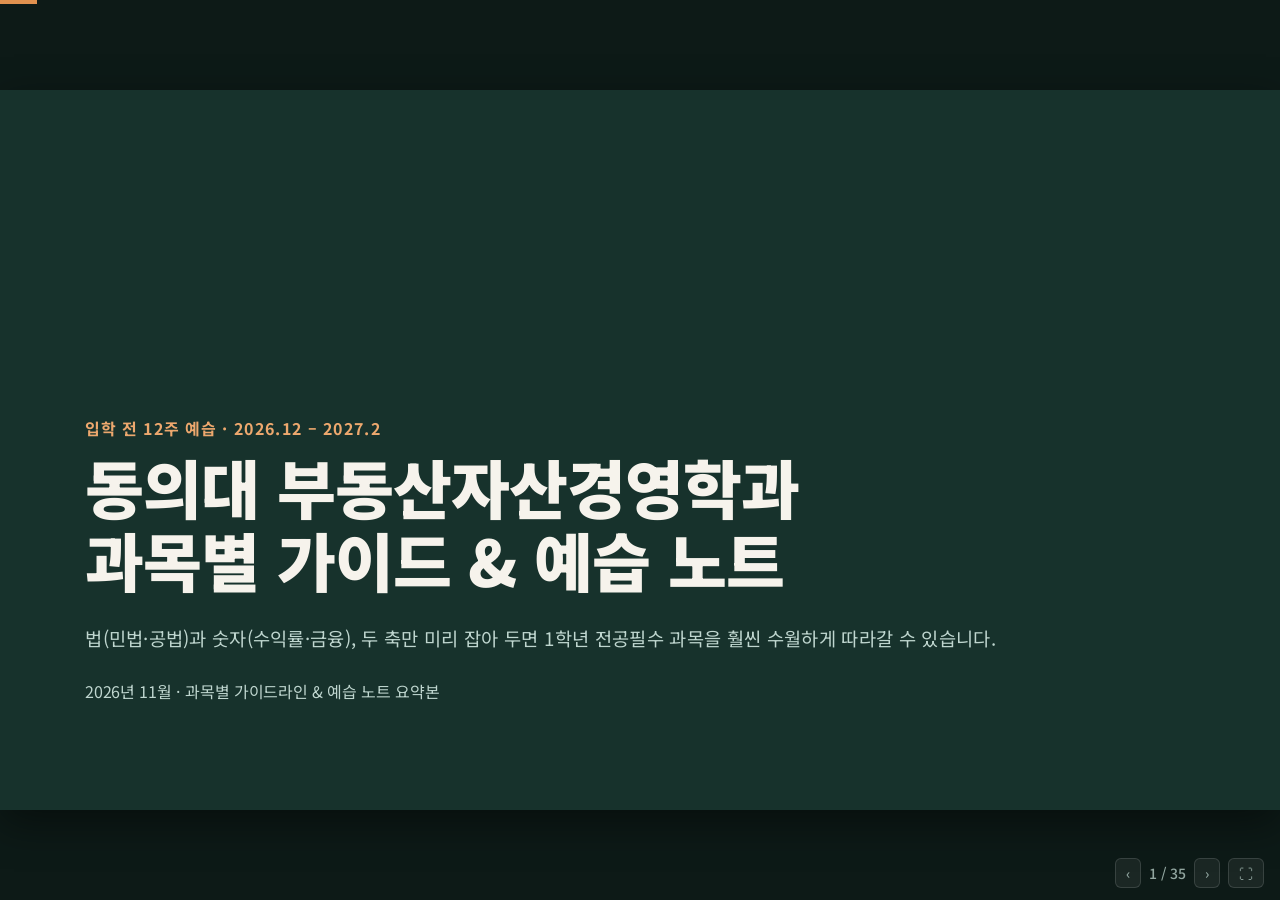
<file: realestate-guide/index.html>
<!doctype html>
<html lang="ko">
<head>
<meta charset="utf-8">
<meta name="viewport" content="width=device-width, initial-scale=1">
<title>동의대 부동산자산경영학과 입학 전 예습 가이드</title>
<link rel="preconnect" href="https://fonts.googleapis.com">
<link rel="preconnect" href="https://fonts.gstatic.com" crossorigin>
<link rel="stylesheet" href="https://fonts.googleapis.com/css2?family=Noto+Sans+KR:wght@400;500;700;900&amp;display=swap">
<link rel="stylesheet" href="https://fonts.googleapis.com/css2?family=Space+Grotesk:wght@500;700&amp;display=swap">
<style>
*, *::before, *::after { box-sizing: border-box; }
html, body { margin: 0; height: 100%; background: #0d1a17; overflow: hidden; }
h1, h2, h3 { margin: 0; }
#viewport { position: fixed; inset: 0; display: flex; align-items: center; justify-content: center; }
#stage { position: relative; width: 1920px; height: 1080px; flex: none; transform-origin: center center; box-shadow: 0 20px 60px rgba(0,0,0,.45); overflow: hidden; }
:root {
  --dark: #17322C;
  --dark2: #21413A;
  --light: #F6F3EC;
  --alt: #EAE5D8;
  --paper: #FCFBF7;
  --ink: #1E2A27;
  --soft: #4D5A55;
  --line: #D4CDBC;
  --accent: #A84E1C;
  --accent-fill: #E0914F;
  --accent-light: #EDA86E;
  --mint: #BFD6CF;
}

section {
  padding: 128px 128px 160px;
  background: var(--light);
  color: var(--ink);
  font-family: 'Noto Sans KR', Arial, sans-serif;
  display: flex;
  flex-direction: column;
  word-break: keep-all;
}
section.alt { background: var(--alt); }
section.dark { background: var(--dark); color: var(--light); }
section.accent { background: var(--accent-fill); color: var(--ink); }

p { margin: 0; font-size: 24px; line-height: 1.5; }

.eyebrow { font-size: 24px; font-weight: 700; color: var(--accent); letter-spacing: 0.06em; margin: 0 0 14px; }
h1.title { font-size: 96px; font-weight: 900; line-height: 1.15; margin: 0 0 40px; color: var(--light); letter-spacing: -0.01em; }
h2 { font-size: 60px; font-weight: 700; line-height: 1.2; margin: 0 0 28px; color: var(--ink); letter-spacing: -0.01em; }
.lead { font-size: 28px; line-height: 1.55; color: var(--soft); margin: 0 0 40px; max-width: 1560px; }
.note { font-size: 24px; color: var(--soft); margin: 24px 0 0; }
.statement { font-size: 36px; font-weight: 700; line-height: 1.45; color: var(--ink); }
.foot { position: absolute; left: 128px; bottom: 64px; width: 1664px; font-size: 24px; color: var(--soft); }

.dark h2 { color: var(--light); }
.dark .lead { color: var(--mint); }
.dark .eyebrow { color: var(--accent-light); }
.dark .foot { color: var(--mint); }
.dark .statement { color: var(--light); }
.dark .byline { font-size: 24px; color: var(--mint); }
.accent .eyebrow { color: var(--ink); }
.accent h2 { color: var(--ink); }
.accent .foot { color: var(--ink); }

/* layout */
.row { display: flex; gap: 48px; }
.col { flex: 1; display: flex; flex-direction: column; gap: 20px; }
.cards { display: flex; gap: 28px; }
.grid2 { display: grid; grid-template-columns: repeat(2, 1fr); gap: 24px; }
.grid3 { display: grid; grid-template-columns: repeat(3, 1fr); gap: 24px; }
.grid4 { display: grid; grid-template-columns: repeat(4, 1fr); gap: 24px; }

/* cards */
.card { flex: 1; background: var(--paper); border: 1px solid var(--line); border-radius: 16px; padding: 32px; display: flex; flex-direction: column; gap: 10px; }
.card h3 { font-size: 30px; font-weight: 700; line-height: 1.3; margin: 0; color: var(--ink); }
.card p { font-size: 24px; line-height: 1.5; color: var(--soft); }
.card .tag { font-size: 24px; font-weight: 700; color: var(--accent); }
.card .stat { font-family: 'Space Grotesk', 'Noto Sans KR', Arial, sans-serif; font-size: 64px; font-weight: 700; line-height: 1.05; color: var(--accent); }
.card .link { font-size: 24px; color: var(--accent); font-weight: 500; }
.tl .card { border-top: 6px solid var(--accent); border-radius: 0 0 16px 16px; }
.dark .card { background: var(--dark2); border-color: #2F5249; }
.dark .card h3 { color: var(--light); }
.dark .card p { color: var(--mint); }
.dark .card .tag { color: var(--accent-light); }
.dark .card .stat { color: var(--accent-light); }

.chip { background: var(--paper); border: 1px solid var(--line); border-radius: 12px; padding: 18px 24px; display: flex; flex-direction: column; gap: 4px; }
.chip h3 { font-size: 26px; font-weight: 700; margin: 0; color: var(--ink); line-height: 1.3; }
.chip p { font-size: 24px; color: var(--soft); line-height: 1.4; }

.stat { font-family: 'Space Grotesk', 'Noto Sans KR', Arial, sans-serif; font-size: 64px; font-weight: 700; line-height: 1.05; color: var(--accent); }
.big { font-family: 'Space Grotesk', 'Noto Sans KR', Arial, sans-serif; font-size: 96px; font-weight: 700; line-height: 1; color: var(--accent); }
.dark .big { color: var(--accent-light); }

.callout { background: var(--dark); border-radius: 16px; padding: 28px 36px; }
.callout p { color: var(--light); font-size: 26px; line-height: 1.5; }
.callout .tag { color: var(--accent-light); font-weight: 700; font-size: 24px; }

.formula { font-family: 'Space Grotesk', 'Noto Sans KR', Arial, sans-serif; font-size: 28px; font-weight: 500; color: var(--ink); line-height: 1.4; }
.chip .formula, .card .formula { font-family: 'Space Grotesk', 'Noto Sans KR', Arial, sans-serif; font-size: 28px; font-weight: 500; color: var(--ink); }

/* steps */
.steps { display: flex; gap: 16px; }
.step { flex: 1; background: var(--paper); border-top: 6px solid var(--accent); border-radius: 0 0 12px 12px; padding: 22px 22px 26px; display: flex; flex-direction: column; gap: 6px; }
.step .n { font-family: 'Space Grotesk', 'Noto Sans KR', Arial, sans-serif; font-size: 36px; font-weight: 700; color: var(--accent); line-height: 1.1; }
.step p { font-size: 24px; line-height: 1.4; color: var(--ink); }

/* lists */
ul.list, ol.list { margin: 0; padding-left: 36px; }
ul.list li, ol.list li { font-size: 26px; line-height: 1.5; color: var(--soft); margin: 0 0 14px; }
.dark ul.list li { color: var(--mint); }

/* tables */
table { border-collapse: collapse; width: 100%; font-size: 24px; }
th { background: var(--dark); color: var(--light); text-align: left; padding: 12px 20px; font-weight: 700; font-size: 24px; }
td { padding: 11px 20px; border-bottom: 1px solid var(--line); color: var(--ink); line-height: 1.35; vertical-align: top; font-size: 24px; }
td.k { font-weight: 700; }
td.n { font-family: 'Space Grotesk', 'Noto Sans KR', Arial, sans-serif; font-weight: 500; text-align: right; }
td.hl { font-weight: 700; color: var(--accent); }

/* motion */
@keyframes rise { from { opacity: 0; transform: translateY(18px); } }
section h2 { animation: rise 0.5s ease-out both; }
section .cards, section .row, section table, section .grid2, section .grid3, section .grid4, section .steps { animation: rise 0.6s ease-out 0.15s both; }

#stage > section { position: absolute; inset: 0; width: 1920px; height: 1080px; display: none; overflow: hidden; }
#stage > section.active { display: flex; }
#hud { position: fixed; right: 16px; bottom: 12px; font: 500 14px 'Noto Sans KR', Arial, sans-serif; color: #BFD6CF; opacity: .75; user-select: none; display: flex; gap: 8px; align-items: center; }
#hud button { background: rgba(255,255,255,.08); color: inherit; border: 1px solid rgba(255,255,255,.18); border-radius: 6px; padding: 4px 10px; font: inherit; cursor: pointer; }
#hud button:hover { background: rgba(255,255,255,.18); }
#progress { position: fixed; left: 0; top: 0; height: 4px; background: #E0914F; transition: width .25s; }
@media print {
  html, body { overflow: visible; background: none; }
  #viewport { position: static; display: block; }
  #stage { transform: none !important; width: auto; height: auto; box-shadow: none; overflow: visible; }
  #stage > section { position: relative; display: flex !important; page-break-after: always; }
  #hud, #progress { display: none; }
  @page { size: 1920px 1080px; margin: 0; }
}
</style>
</head>
<body>
<div id="progress"></div>
<div id="viewport"><div id="stage">
<section id="cover" class="dark" style="justify-content:flex-end">
<p class="eyebrow">입학 전 12주 예습 · 2026.12 – 2027.2</p>
<h1 class="title">동의대 부동산자산경영학과<br>과목별 가이드 &amp; 예습 노트</h1>
<p class="lead">법(민법·공법)과 숫자(수익률·금융), 두 축만 미리 잡아 두면 1학년 전공필수 과목을 훨씬 수월하게 따라갈 수 있습니다.</p>
<p class="byline">2026년 11월 · 과목별 가이드라인 &amp; 예습 노트 요약본</p>
</section>
<section id="overview">
<p class="eyebrow">01 · 학과 개요</p>
<h2>토요일에 배우는 성인학습자 학과</h2>
<p class="lead">미래융합대학 소속으로, 토요일 집중수업을 통해 부동산 투자·개발·자산관리를 이론과 실무, 사례 분석 중심으로 배웁니다.</p>
<div class="cards">
<div class="card"><p class="stat">9시간</p><h3>토요일 집중수업</h3><p>오전 9시 시작, 과목당 3시간씩 3과목. 체력과 집중력 관리가 학습 전략의 절반입니다.</p></div>
<div class="card"><p class="stat">+ − × ÷</p><h3>어려운 수학은 없음</h3><p>수익률·대출 계산 같은 사칙연산 수준의 숫자 감각이면 충분합니다.</p></div>
<div class="card"><p class="stat">100명</p><h3>2026학년도 모집</h3><p>평생학습자전형 40명 + 성인학습자전형(정원외) 60명. 직장인·자영업자·중개업 종사자 동기 네트워크가 큰 자산입니다.</p></div>
</div>
<p class="foot">출처: 학과 FAQ, 2026 수시 모집요강 · 02</p>
</section>
<section id="history" class="alt">
<p class="eyebrow">01 · 학과 연혁</p>
<h2>직업인 과정에서 단일 학과로</h2>
<p class="lead">학과 인사말은 저성장 시대에 수익성 분석, 재무·금융 조달, 리스크 관리 역량이 중요해졌다고 강조합니다.</p>
<div class="cards tl">
<div class="card"><p class="stat">2016</p><h3>1기 50명 입학</h3><p>부동산금융·자산경영학과(직업인 과정)로 출발</p></div>
<div class="card"><p class="stat">2023.7</p><h3>학부로 확대</h3><p>미래융합대학 부동산자산경영학부, 투자학·개발경영학 전공 분리</p></div>
<div class="card"><p class="stat">2024</p><h3>학부 신입생 모집</h3><p>미래융합대학 신설과 함께 모집 시작</p></div>
<div class="card"><p class="stat">2026</p><h3>학과명 변경</h3><p>학부 통합, ‘부동산자산경영학과’로 새 출발</p></div>
</div>
<p class="foot">출처: 학부 약사, 동의 TODAY, 2026 수시 모집요강, 학과 인사말 · 03</p>
</section>
<section id="curriculum">
<p class="eyebrow">01 · 교과목 지도</p>
<h2>전공필수 7과목, 전공선택은 이론에서 실무로</h2>
<table>
<tr><th style="width:300px">구분</th><th style="width:640px">과목</th><th>성격</th></tr>
<tr><td class="k">전공필수</td><td>부동산과자산경영의이해</td><td>부동산학 전체 입문</td></tr>
<tr><td class="k">전공필수</td><td>부동산공법</td><td>국토계획법·건축법·주택법 등 규제법</td></tr>
<tr><td class="k">전공필수</td><td>부동산권리분석</td><td>등기부·공법 규제 분석</td></tr>
<tr><td class="k">전공필수</td><td>수익형부동산투자실무</td><td>오피스텔·상가·꼬마빌딩 투자</td></tr>
<tr><td class="k">전공필수</td><td>주택임대사업의이해</td><td>임대사업 절차·공공임대</td></tr>
<tr><td class="k">전공필수</td><td>토지개발실무</td><td>토지 보는 법·수익성 분석</td></tr>
<tr><td class="k">전공필수(과거 이수표)</td><td>판례중심민법</td><td>물권·계약·임대차 판례</td></tr>
<tr><td class="k">전공선택 · 이론</td><td>부동산학원론, 투자론, 금융론, 입지선정론</td><td>이론 기초</td></tr>
<tr><td class="k">전공선택 · 응용</td><td>시장분석, 경매와NPL투자, 글로벌시장론, 마케팅</td><td>3학년 응용</td></tr>
<tr><td class="k">전공선택 · 실무</td><td>부동산건설관리실무, 캡스톤디자인</td><td>실무·프로젝트</td></tr>
</table>
<p class="foot">출처: 학과 교과목 개요, 옛 학과 졸업요구학점 안내 — 최종 기준은 입학 후 받는 이수표 · 04</p>
</section>
<section id="roadmap1" class="alt">
<p class="eyebrow">02 · 12주 예습 로드맵 (1–6주)</p>
<h2>12월–1월 초: 용어에서 민법까지</h2>
<p class="lead" style="margin-bottom:28px">하루 1시간, 주 5일이면 충분합니다. 순서는 용어 → 민법 → 공법 → 투자·금융 → 현장.</p>
<div class="grid3">
<div class="card" style="padding:26px 28px;gap:6px"><p class="tag">1주 · 12월 1주</p><h3>용어 100개</h3><p>용어표 암기, 부동산 뉴스 매일 1건 읽기</p><p class="link">→ 전 과목 공통</p></div>
<div class="card" style="padding:26px 28px;gap:6px"><p class="tag">2주 · 12월 2주</p><h3>부동산의 특성·가치</h3><p>부동산학개론 기본서 1–3장</p><p class="link">→ 자산경영의이해, 원론</p></div>
<div class="card" style="padding:26px 28px;gap:6px"><p class="tag">3주 · 12월 3주</p><h3>민법 뼈대</h3><p>민법총칙(권리능력·의사표시·대리) 강의</p><p class="link">→ 판례중심민법</p></div>
<div class="card" style="padding:26px 28px;gap:6px"><p class="tag">4주 · 12월 4주</p><h3>물권</h3><p>소유권·저당권·전세권·지상권 구별</p><p class="link">→ 권리분석, 경매</p></div>
<div class="card" style="padding:26px 28px;gap:6px"><p class="tag">5주 · 1월 1주</p><h3>등기부 읽기</h3><p>내 집 등기부 발급 후 표제부·갑구·을구 해석</p><p class="link">→ 권리분석</p></div>
<div class="card" style="padding:26px 28px;gap:6px"><p class="tag">6주 · 1월 2주</p><h3>임대차</h3><p>주택·상가 임대차보호법 대항력·우선변제권</p><p class="link">→ 민법, 임대사업</p></div>
</div>
<p class="foot">05</p>
</section>
<section id="roadmap2" class="alt">
<p class="eyebrow">02 · 12주 예습 로드맵 (7–12주)</p>
<h2>1월 중순–2월: 공법, 숫자, 현장</h2>
<p class="lead" style="margin-bottom:28px">법과 숫자를 섞어서 공부하면 지루함이 줄어듭니다. 마지막 주에는 과목별 질문 리스트를 만듭니다.</p>
<div class="grid3">
<div class="card" style="padding:26px 28px;gap:6px"><p class="tag">7주 · 1월 3주</p><h3>공법 체계</h3><p>용도지역 21종, 건폐율·용적률, 토지이음 조회</p><p class="link">→ 공법, 토지개발</p></div>
<div class="card" style="padding:26px 28px;gap:6px"><p class="tag">8주 · 1월 4주</p><h3>재무 기초</h3><p>현재가치·미래가치, 엑셀 PV/FV/PMT</p><p class="link">→ 투자론, 금융론</p></div>
<div class="card" style="padding:26px 28px;gap:6px"><p class="tag">9주 · 2월 1주</p><h3>수익률</h3><p>캡레이트 계산, 오피스텔 1건 가상 분석</p><p class="link">→ 수익형부동산투자실무</p></div>
<div class="card" style="padding:26px 28px;gap:6px"><p class="tag">10주 · 2월 2주</p><h3>대출·세금</h3><p>LTV·DSR 계산, 취득·보유·양도세 흐름</p><p class="link">→ 금융론, 조세</p></div>
<div class="card" style="padding:26px 28px;gap:6px"><p class="tag">11주 · 2월 3주</p><h3>현장</h3><p>관심 단지 임장, 경매 매각물건명세서 읽기</p><p class="link">→ 입지선정론, 경매</p></div>
<div class="card" style="padding:26px 28px;gap:6px"><p class="tag">12주 · 2월 4주</p><h3>정리</h3><p>과목별 질문 리스트 작성, 노트·폴더 정리</p><p class="link">→ 전체</p></div>
</div>
<p class="foot">06</p>
</section>
<section id="principles">
<p class="eyebrow">02 · 공부 원칙</p>
<h2>예습 원칙 5가지와 토요일 대비법</h2>
<div class="row">
<div class="col" style="flex:1.15">
<ol class="list">
<li><b>기본서는 공인중개사 교재로</b> — 개론·민법·공법을 가장 체계적으로 정리한 가성비 교재</li>
<li><b>암기보다 지도</b> — 목표는 만점이 아니라 수업 용어가 낯설지 않게 하는 것</li>
<li><b>내 집·내 동네로 실습</b> — 등기부, 토지이음, 실거래가를 아는 부동산에 대입</li>
<li><b>숫자는 엑셀로</b> — 수익률·대출 계산은 손으로 한 번, 엑셀로 한 번</li>
<li><b>질문 노트</b> — 모르는 것을 적어 두었다가 첫 수업에서 질문</li>
</ol>
</div>
<div class="col">
<div class="chip"><h3>금요일 밤 30분</h3><p>다음날 3과목 지난 노트를 10분씩 훑기</p></div>
<div class="chip"><h3>토요일 수업 중</h3><p>‘시험에’, ‘실무에서 자주’라는 말에 별표</p></div>
<div class="chip"><h3>일요일 30분</h3><p>별표 부분만 한 장으로 요약, 평일엔 요약본만</p></div>
<div class="chip"><h3>노트북·태블릿 지참</h3><p>국가법령정보센터 조문을 수업 중 바로 확인</p></div>
</div>
</div>
<p class="foot">07</p>
</section>
<section id="terms1">
<p class="eyebrow">03 · 공통 용어 ① 부동산 일반</p>
<h2>모든 수업에 나오는 기본 단어</h2>
<table>
<tr><th style="width:330px">용어</th><th style="width:760px">뜻</th><th>한 줄 메모</th></tr>
<tr><td class="k">부동산</td><td>토지와 그 정착물(민법 제99조)</td><td>건물은 토지와 별개의 부동산</td></tr>
<tr><td class="k">자연적 특성</td><td>부동성·영속성·부증성·개별성</td><td>시험 단골, 파생 현상까지</td></tr>
<tr><td class="k">인문적 특성</td><td>용도의 다양성·병합분할 가능성·위치의 가변성</td><td>개발·최유효이용의 출발</td></tr>
<tr><td class="k">최유효이용</td><td>법적 허용·물리적 가능·경제적 타당·최대 수익</td><td>감정평가의 기준</td></tr>
<tr><td class="k">필지 / 획지</td><td>지번 하나의 토지 / 가격수준이 비슷한 토지 묶음</td><td>등기·평가 단위 구분</td></tr>
<tr><td class="k">전용 / 공급면적</td><td>세대 독점 면적 / 전용 + 주거공용</td><td>오피스텔은 계약면적 기준</td></tr>
<tr><td class="k">건폐율 / 용적률</td><td>대지면적 대비 건축면적 / 연면적 비율</td><td>개발 수익성의 출발점</td></tr>
<tr><td class="k">실거래가 / 공시가격</td><td>신고된 거래가격 / 정부 공표 가격</td><td>세금은 공시가격 기준</td></tr>
<tr><td class="k">감정평가 3방식</td><td>원가방식·비교방식·수익방식</td><td>적산가·비준가·수익가</td></tr>
</table>
<p class="foot">08</p>
</section>
<section id="terms2" class="alt">
<p class="eyebrow">03 · 공통 용어 ② 권리·거래</p>
<h2>등기부와 계약서에서 만나는 단어</h2>
<table>
<tr><th style="width:360px">용어</th><th style="width:720px">뜻</th><th>한 줄 메모</th></tr>
<tr><td class="k">물권 / 채권</td><td>물건을 직접 지배 / 사람에게 청구하는 권리</td><td>물권은 법률로만(물권법정주의)</td></tr>
<tr><td class="k">용익물권</td><td>지상권·지역권·전세권</td><td>남의 땅을 ‘쓰는’ 권리</td></tr>
<tr><td class="k">담보물권</td><td>유치권·질권·저당권</td><td>돈을 ‘받기 위한’ 권리</td></tr>
<tr><td class="k">근저당</td><td>채권최고액까지 담보하는 저당</td><td>보통 대출액의 120–130%</td></tr>
<tr><td class="k">가압류 / 가처분</td><td>금전채권 보전 / 특정물 인도청구 보전</td><td>등기부에 보이면 거래 주의</td></tr>
<tr><td class="k">말소기준권리</td><td>경매 때 소멸 여부를 가르는 기준 권리</td><td>(근)저당·(가)압류 등</td></tr>
<tr><td class="k">대항력</td><td>임차인이 제3자에게 임차를 주장하는 힘</td><td>인도 + 전입신고 다음날 0시</td></tr>
<tr><td class="k">(최)우선변제권</td><td>확정일자 순서 변제 / 소액임차인 일정액 최우선</td><td>전세사기 예방 핵심</td></tr>
<tr><td class="k">계약금 / 해약금</td><td>계약 시 지급 / 해제 시 포기·배액</td><td>민법 제565조</td></tr>
</table>
<p class="foot">09</p>
</section>
<section id="terms3">
<p class="eyebrow">03 · 공통 용어 ③ 투자·금융</p>
<h2>수익률과 대출을 말하는 단어</h2>
<table>
<tr><th style="width:330px">용어</th><th style="width:760px">뜻</th><th>한 줄 메모</th></tr>
<tr><td class="k">LTV</td><td>담보가치 대비 대출 비율</td><td>부산(비규제) 70%</td></tr>
<tr><td class="k">DTI / DSR</td><td>소득 대비 주담대 원리금 / 모든 대출 원리금</td><td>DSR이 현재 핵심 규제</td></tr>
<tr><td class="k">스트레스 DSR</td><td>미래 금리 상승분을 가산해 DSR 계산</td><td>대출 한도가 줄어드는 이유</td></tr>
<tr><td class="k">NOI</td><td>순운영소득 = 유효총소득 − 영업경비</td><td>이자·세금·감가상각 전</td></tr>
<tr><td class="k">캡레이트</td><td>NOI ÷ 부동산 가격</td><td>수익형 부동산 비교 지표</td></tr>
<tr><td class="k">레버리지</td><td>대출로 자기자본 수익률을 확대</td><td>금리 &gt; 수익률이면 역효과</td></tr>
<tr><td class="k">NPV / IRR</td><td>순현재가치 / 내부수익률</td><td>투자 의사결정 핵심 기법</td></tr>
<tr><td class="k">PF · 리츠 · NPL</td><td>사업 현금흐름 담보 대출 · 부동산투자회사 · 부실채권</td><td>개발·간접투자·경매 과목</td></tr>
<tr><td class="k">전세가율</td><td>매매가 대비 전세가 비율</td><td>높을수록 깡통전세 위험</td></tr>
</table>
<p class="foot">10</p>
</section>
<section id="formulas" class="alt">
<p class="eyebrow">03 · 꼭 알아야 할 금융 공식</p>
<h2>공식 5개와 첫 계산 연습</h2>
<div class="row">
<div class="col" style="flex:1.1;gap:14px">
<div class="chip"><p class="tag" style="color:var(--accent);font-weight:700">미래가치·현재가치</p><p class="formula">FV = PV × (1 + r)ⁿ  ·  PV = FV ÷ (1 + r)ⁿ</p></div>
<div class="chip"><p class="tag" style="color:var(--accent);font-weight:700">캡레이트·수익가액</p><p class="formula">Cap rate = NOI ÷ 가격  ·  가치 = NOI ÷ 환원이율</p></div>
<div class="chip"><p class="tag" style="color:var(--accent);font-weight:700">자기자본수익률</p><p class="formula">(NOI − 연간 이자) ÷ 자기자본</p></div>
<div class="chip"><p class="tag" style="color:var(--accent);font-weight:700">원리금균등 월 납입액 (엑셀 PMT)</p><p class="formula">PMT = L × i(1+i)ⁿ ÷ ((1+i)ⁿ − 1)</p></div>
<div class="chip"><p class="tag" style="color:var(--accent);font-weight:700">DSR</p><p class="formula">모든 대출 연간 원리금 ÷ 연소득 × 100</p></div>
</div>
<div class="col">
<div class="callout" style="display:flex;flex-direction:column;gap:14px">
<p class="tag">계산 연습 · 2억 원 오피스텔</p>
<p>보증금 1,000만 원 · 월세 80만 원 · 연 경비 120만 원</p>
<p>NOI = 960만 − 120만 = <b>840만 원</b></p>
</div>
<div class="cards">
<div class="card"><p class="stat">4.2%</p><p>매매가 2억 원 기준 캡레이트</p></div>
<div class="card"><p class="stat">4.4%</p><p>보증금 뺀 실투자금 1.9억 원 기준</p></div>
</div>
<p class="note" style="margin:0">두 숫자가 왜 다른지 설명할 수 있으면 합격입니다.</p>
</div>
</div>
<p class="foot">11</p>
</section>
<section id="s-intro">
<p class="eyebrow">04 · 부동산과자산경영의이해 (전공필수)</p>
<h2>부동산학 전체를 한 학기에 훑는 지도 과목</h2>
<p class="lead">마케팅·평가·중개·권리분석·입지·금융·관리·투자·정책·조세를 매주 하나씩 다룹니다. 여기서 만든 용어집이 4년 내내 쓰입니다.</p>
<div class="grid4">
<div class="card"><p class="tag">부동성</p><h3>옮길 수 없음</h3><p>지역시장·임장 활동, 외부효과</p></div>
<div class="card"><p class="tag">영속성</p><h3>소멸하지 않음</h3><p>토지는 감가상각 없음, 장기투자·임대 가능</p></div>
<div class="card"><p class="tag">부증성</p><h3>양을 늘릴 수 없음</h3><p>공급 비탄력, 지가 상승, 집약적 이용</p></div>
<div class="card"><p class="tag">개별성</p><h3>같은 땅은 없음</h3><p>일물일가, 감정평가 필요, 비교 난해</p></div>
</div>
<p class="note">시험은 ‘부동성 때문에 생기는 현상’ 같은 비교형이 많습니다. 공인중개사 1차 부동산학개론과 범위가 가장 많이 겹칩니다.</p>
<p class="foot">출처: 학과 교과목 개요 · 12</p>
</section>
<section id="s-map" class="alt">
<p class="eyebrow">04 · 부동산과자산경영의이해 — 예습 핵심</p>
<h2>부동산학의 세 갈래와 시장을 보는 모형</h2>
<div class="cards" style="margin-bottom:32px">
<div class="card"><p class="tag">결정분야</p><h3>투자·금융·개발·정책</h3><p>→ 투자론, 금융론, 토지개발실무</p></div>
<div class="card"><p class="tag">결정지원분야</p><h3>감정평가·중개·권리분석·관리</h3><p>→ 권리분석, 마케팅, 시장분석</p></div>
<div class="card"><p class="tag">기초분야</p><h3>법·경제·입지·조세 이론</h3><p>→ 공법, 민법, 입지선정론, 조세</p></div>
</div>
<div class="row">
<div class="col">
<div class="callout"><p class="tag">4사분면 모형 (DiPasquale-Wheaton)</p><p>금리 상승 → 캡레이트 상승 → 가격 하락 → 신규공급 감소 → 몇 년 뒤 임대료 상승</p></div>
</div>
<div class="col">
<div class="callout"><p class="tag">부동산 경기변동</p><p>회복 → 호황 → 후퇴 → 불황. 회복기엔 과거 거래가가 하한, 후퇴기엔 상한이 됩니다.</p></div>
</div>
</div>
<p class="foot">13</p>
</section>
<section id="s-theory">
<p class="eyebrow">05 · 부동산학원론 (전공선택)</p>
<h2>가격이 ‘왜’ 그렇게 정해지는가</h2>
<p class="lead">공급은 건설 기간 때문에 단기에 비탄력적이라, 수요가 늘면 가격이 먼저 오릅니다. 금리 인상·DSR 강화는 수요곡선을 왼쪽으로 옮깁니다.</p>
<table>
<tr><th style="width:420px">지대이론</th><th style="width:240px">학자</th><th>핵심</th></tr>
<tr><td class="k">차액지대설</td><td>리카르도</td><td>비옥도 차이가 지대를 만듦, 한계지는 지대 0</td></tr>
<tr><td class="k">절대지대설</td><td>마르크스</td><td>토지 소유 자체가 지대 발생 원인</td></tr>
<tr><td class="k">위치지대설</td><td>튜넨</td><td>도시까지 수송비 차이가 지대 차이, 동심원 입지</td></tr>
<tr><td class="k">입찰지대설</td><td>알론소</td><td>도심에서 멀수록 낮아지는 입찰지대, 최고 용도가 낙찰</td></tr>
<tr><td class="k">준지대 · 파레토지대</td><td>마샬 · 파레토</td><td>설비의 단기 초과수익 · 전용수입 초과분</td></tr>
</table>
<p class="note">도시공간구조: 동심원(버제스) · 선형(호이트) · 다핵심(해리스·울만). 부산은 서면·센텀·연산·사상의 다핵심 도시입니다.</p>
<p class="foot">14</p>
</section>
<section id="s-civil">
<p class="eyebrow">06 · 판례중심민법 · 부동산사법</p>
<h2>계약은 무효인가, 취소할 수 있는가</h2>
<p class="lead">판례는 ‘사실관계 → 쟁점 → 결론 → 이유’ 4줄로 요약하고, 갑·을·병을 화살표로 그리면 복잡한 사례도 풀립니다.</p>
<table>
<tr><th style="width:340px">의사표시 하자</th><th style="width:170px">조문</th><th style="width:420px">효과</th><th>부동산 예시</th></tr>
<tr><td class="k">반사회적 법률행위</td><td>제103조</td><td>절대적 무효</td><td>이중매매에 제2매수인 적극 가담</td></tr>
<tr><td class="k">불공정한 법률행위</td><td>제104조</td><td>무효</td><td>궁박·무경험을 이용한 헐값 매매</td></tr>
<tr><td class="k">통정허위표시</td><td>제108조</td><td>무효, 선의 제3자에 대항 못함</td><td>강제집행을 피하려는 가짜 매매</td></tr>
<tr><td class="k">착오</td><td>제109조</td><td>중요부분 착오는 취소 가능</td><td>토지 면적·지번 착각</td></tr>
<tr><td class="k">사기·강박</td><td>제110조</td><td>취소 가능</td><td>개발 호재를 속인 기획부동산</td></tr>
</table>
<p class="foot">출처: 옛 학과 이수표(2학년 전공필수) · 15</p>
</section>
<section id="s-civil2" class="alt">
<p class="eyebrow">06 · 판례중심민법 — 예습 핵심</p>
<h2>물권변동, 계약금, 그리고 민사특별법</h2>
<div class="cards" style="margin-bottom:28px">
<div class="card"><p class="tag">제186조</p><h3>매매는 등기해야 효력</h3><p>법률행위로 인한 부동산 물권변동은 등기가 있어야 생깁니다.</p></div>
<div class="card"><p class="tag">제187조</p><h3>등기 없이도 효력</h3><p>상속·판결·경매 등. 단, 처분하려면 등기가 필요합니다.</p></div>
<div class="card"><p class="tag">제565조</p><h3>계약금 해제</h3><p>이행 착수(중도금) 전까지 매수인은 포기, 매도인은 배액.</p></div>
</div>
<table>
<tr><th style="width:380px">민사특별법</th><th>핵심 내용</th></tr>
<tr><td class="k">주택임대차보호법</td><td>인도 + 전입신고 다음 날 대항력, 확정일자로 우선변제권, 갱신요구권 1회, 증액 5% 상한</td></tr>
<tr><td class="k">상가건물임대차보호법</td><td>사업자등록 다음 날 대항력, 갱신요구 최대 10년, 권리금 회수기회 보호</td></tr>
<tr><td class="k">집합건물법 · 부동산실명법</td><td>전유·공용부분·대지사용권 · 명의신탁 약정과 물권변동 원칙적 무효</td></tr>
</table>
<p class="foot">소액임차인 최우선변제 금액은 국가법령정보센터의 주임법 시행령으로 확인 · 16</p>
</section>
<section id="s-public">
<p class="eyebrow">07 · 부동산공법 (전공필수)</p>
<h2>이 땅에 무엇을, 얼마나 높게 지을 수 있나</h2>
<table>
<tr><th style="width:400px">용도지역</th><th style="width:300px">건폐율 상한</th><th style="width:340px">용적률 범위</th><th>대표 건물</th></tr>
<tr><td class="k">제1종전용주거</td><td class="n" style="text-align:left">50%</td><td class="n" style="text-align:left">50–100%</td><td>단독주택</td></tr>
<tr><td class="k">제2종일반주거</td><td class="n" style="text-align:left">60%</td><td class="n" style="text-align:left">100–250%</td><td>중층 아파트</td></tr>
<tr><td class="k">제3종일반주거</td><td class="n" style="text-align:left">50%</td><td class="n" style="text-align:left">100–300%</td><td>고층 아파트</td></tr>
<tr><td class="k">준주거</td><td class="n" style="text-align:left">70%</td><td class="n" style="text-align:left">200–500%</td><td>주상복합·오피스텔</td></tr>
<tr><td class="k">중심상업</td><td class="n" style="text-align:left">90%</td><td class="n" style="text-align:left">200–1,500%</td><td>도심 업무시설</td></tr>
<tr><td class="k">일반상업</td><td class="n" style="text-align:left">80%</td><td class="n" style="text-align:left">200–1,300%</td><td>상가·오피스</td></tr>
<tr><td class="k">준공업</td><td class="n" style="text-align:left">70%</td><td class="n" style="text-align:left">150–400%</td><td>지식산업센터</td></tr>
<tr><td class="k">자연녹지</td><td class="n" style="text-align:left">20%</td><td class="n" style="text-align:left">50–100%</td><td>창고·전원주택</td></tr>
</table>
<p class="note">국토계획법 시행령 상한입니다. 실제 적용치는 부산광역시 도시계획 조례가 정하므로 더 낮을 수 있습니다.</p>
<p class="foot">국토계획법·도시개발법·도시정비법·건축법·주택법·농지법 · 공인중개사 2차 ‘부동산공법’과 범위가 거의 같음 · 17</p>
</section>
<section id="s-public2" class="alt">
<p class="eyebrow">07 · 부동산공법 — 예습 핵심</p>
<h2>계산 한 번, 정비사업 절차 한 번</h2>
<p class="lead">계획 체계: 광역도시계획 → 도시·군기본계획(구속력 없음) → 도시·군관리계획(국민을 구속). 땅의 운명은 관리계획이 정합니다.</p>
<div class="row">
<div class="col" style="flex:0.9">
<div class="callout"><p class="tag">대지 1,000㎡ · 건폐율 60% · 용적률 200%</p></div>
<div class="cards">
<div class="card"><p class="stat">600㎡</p><p>1층 바닥 최대</p></div>
<div class="card"><p class="stat">2,000㎡</p><p>지상 연면적 최대</p></div>
</div>
<p class="note" style="margin:0">매 층 600㎡이면 약 3.3층. 층을 높이려면 바닥을 줄여야 합니다.</p>
</div>
<div class="col">
<div class="grid2" style="gap:12px">
<div class="chip"><h3>1 · 정비기본계획</h3></div>
<div class="chip"><h3>5 · 사업시행계획인가</h3></div>
<div class="chip"><h3>2 · 정비구역 지정</h3></div>
<div class="chip"><h3>6 · 관리처분계획인가</h3></div>
<div class="chip"><h3>3 · 추진위원회 구성</h3></div>
<div class="chip"><h3>7 · 이주·철거·착공</h3></div>
<div class="chip"><h3>4 · 조합설립인가</h3></div>
<div class="chip"><h3>8 · 준공·이전고시·청산</h3></div>
</div>
<p class="note" style="margin:0">분담금 = 조합원 분양가 − 권리가액(종전자산평가액 × 비례율)</p>
</div>
</div>
<p class="foot">18</p>
</section>
<section id="s-rights">
<p class="eyebrow">08 · 부동산권리분석 (전공필수)</p>
<h2>서류를 읽고 ‘사도 안전한가’ 판단하기</h2>
<div class="cards" style="margin-bottom:28px">
<div class="card"><p class="tag">표제부</p><h3>물건의 정체</h3><p>소재지·면적·구조·용도. 실제 물건과 일치하는지</p></div>
<div class="card"><p class="tag">갑구</p><h3>소유권과 그 제한</h3><p>가압류·가처분·압류·경매개시결정·가등기</p></div>
<div class="card"><p class="tag">을구</p><h3>소유권 외 권리</h3><p>근저당·전세권·지상권. 채권최고액 합계 확인</p></div>
</div>
<div class="callout" style="margin-bottom:24px"><p class="tag">말소기준권리</p><p>(근)저당·(가)압류·담보가등기·경매개시결정 중 가장 먼저 설정된 것. 그보다 앞선 용익권·임차권은 매수인이 인수, 뒤는 소멸합니다.</p></div>
<div class="grid3" style="gap:12px">
<div class="chip"><h3>유치권</h3></div>
<div class="chip"><h3>법정지상권</h3></div>
<div class="chip"><h3>분묘기지권</h3></div>
<div class="chip"><h3>대항력 있는 임차인</h3></div>
<div class="chip"><h3>위반건축물</h3></div>
<div class="chip"><h3>토지거래허가·공법 제한</h3></div>
</div>
<p class="foot">마지막 줄 6가지는 서류에 나오지 않는 위험 — 시험과 실무에서 가장 중요 · 19</p>
</section>
<section id="s-income">
<p class="eyebrow">09 · 수익형부동산투자실무 (전공필수)</p>
<h2>표면 수익률이 아닌 실제 수익률</h2>
<div class="row">
<div class="col" style="flex:1.25">
<table>
<tr><th>가상의 상가 · 매매가 5억 원</th><th style="width:220px;text-align:right">만 원</th></tr>
<tr><td>연 임대료 (월세 250 × 12)</td><td class="n">3,000</td></tr>
<tr><td>공실·대손 5% 차감</td><td class="n">2,850</td></tr>
<tr><td>영업경비 (재산세·보험·수선)</td><td class="n">−300</td></tr>
<tr><td class="k">NOI</td><td class="n hl">2,550</td></tr>
<tr><td>취득비용 (취득세 4.6% + 중개·법무)</td><td class="n">2,850</td></tr>
<tr><td>자기자본 (보증금 5천·대출 2억 차감)</td><td class="n">27,850</td></tr>
<tr><td>연 이자 (2억 × 4.5%)</td><td class="n">900</td></tr>
<tr><td class="k">세전현금흐름</td><td class="n hl">1,650</td></tr>
</table>
</div>
<div class="col">
<div class="cards">
<div class="card"><p class="stat">5.1%</p><p>캡레이트</p></div>
<div class="card"><p class="stat">5.9%</p><p>자기자본수익률</p></div>
</div>
<div class="callout"><p class="tag">민감도 분석</p><p>금리 6% → 약 4.8%<br>공실률 20% → 약 4.3%</p></div>
<p class="note" style="margin:0">변수를 하나씩 바꿔 보는 계산표를 엑셀 템플릿으로 만들어 두면 평생 씁니다.</p>
</div>
</div>
<p class="foot">20</p>
</section>
<section id="s-income2" class="alt">
<p class="eyebrow">09 · 수익형부동산투자실무 — 예습 핵심</p>
<h2>유형별 리스크와 레버리지 판단</h2>
<table>
<tr><th style="width:300px">유형</th><th style="width:420px">수익 구조</th><th style="width:480px">주요 리스크</th><th>체크포인트</th></tr>
<tr><td class="k">오피스텔</td><td>월세 중심, 소액 투자</td><td>공급 과잉, 주거용이면 주택 수 포함</td><td>역세권, 신규 공급량</td></tr>
<tr><td class="k">상가</td><td>장기 임대, 권리금</td><td>공실, 온라인 소비 확대</td><td>유동인구, 1층 여부</td></tr>
<tr><td class="k">다가구·꼬마빌딩</td><td>여러 임차인, 토지가치</td><td>관리 부담, 노후화</td><td>대지 지분, 도로 조건</td></tr>
<tr><td class="k">지식산업센터</td><td>업무용 임대</td><td>입주 업종 제한, 대량 공급</td><td>산업단지 수요, 교통</td></tr>
</table>
<div class="cards" style="margin-top:32px">
<div class="card"><p class="tag">정의 레버리지</p><p>캡레이트(5.1%) &gt; 대출금리(4.5%)일 때만 대출이 수익률을 끌어올립니다.</p></div>
<div class="card"><p class="tag">대출 심사 지표</p><p>RTI = 연 임대소득 ÷ 연 이자. 통상 주택 1.25배, 비주택 1.5배 이상.</p></div>
<div class="card"><p class="tag">세금 함정</p><p>상가 건물분 부가세 10%. 주거용 오피스텔은 주택 수에 포함될 수 있음.</p></div>
</div>
<p class="foot">21</p>
</section>
<section id="s-rental">
<p class="eyebrow">10 · 주택임대사업의이해 (전공필수)</p>
<h2>제도가 자주 바뀌니, 최신 규정 찾는 법부터</h2>
<p class="lead">민간임대는 「민간임대주택에 관한 특별법」, 공공임대는 「공공주택 특별법」이 규율합니다. 옛 「임대주택법」은 2015년에 둘로 나뉘었습니다.</p>
<div class="cards">
<div class="card"><p class="tag">등록 절차</p><h3>3단계</h3><p>시·군·구청 임대사업자 등록 → 세무서 사업자등록 → 임대차계약 신고</p></div>
<div class="card"><p class="tag">임대사업자 의무</p><h3>위반 시 과태료</h3><p>의무임대기간, 임대료 증액 5% 이내, 보증금 보증 가입, 표준계약서</p></div>
<div class="card"><p class="tag">공공임대 유형</p><h3>누가·얼마나·얼마에</h3><p>영구·국민임대, 행복주택, 통합공공임대, 장기전세, 분양전환</p></div>
</div>
<div class="callout" style="margin-top:28px"><p class="tag">전세의 월세화</p><p>전세사기와 금리 상승 이후 월세 비중이 커지고 있습니다. 전월세 전환율(기준금리 + 가산율)로 환산하는 법을 꼭 익히세요.</p></div>
<p class="foot">확인처: 렌트홈 · 마이홈 · 국가법령정보센터 · 22</p>
</section>
<section id="s-land" class="alt">
<p class="eyebrow">11 · 토지개발실무 (전공필수)</p>
<h2>규제를 돈의 언어로 바꾸는 과목</h2>
<div class="row">
<div class="col" style="flex:1.1">
<table>
<tr><th style="width:230px">땅 볼 때 7가지</th><th>확인 내용</th></tr>
<tr><td class="k">지목</td><td>28개 지목 중 무엇인가 (대·전·답·임야)</td></tr>
<tr><td class="k">용도지역</td><td>지을 수 있는 건물, 건폐율·용적률</td></tr>
<tr><td class="k">도로</td><td>건축법상 도로에 2m 이상 접하는가</td></tr>
<tr><td class="k">형상·경사</td><td>부정형·급경사는 개발비 증가</td></tr>
<tr><td class="k">기반시설</td><td>상하수도·전기·가스 인입 가능</td></tr>
<tr><td class="k">계획·호재</td><td>도시기본계획, 도로·철도 계획</td></tr>
<tr><td class="k">가격</td><td>공시지가와 주변 실거래가</td></tr>
</table>
</div>
<div class="col">
<div class="callout"><p class="tag">개발 수지분석 (가상 예시)</p><p>토지 10억 + 건축 15억 + 간접비 5억 = 총사업비 30억 → 34억에 매각</p></div>
<div class="cards">
<div class="card"><p class="stat">4억</p><p>개발이익</p></div>
<div class="card"><p class="stat">13%</p><p>사업비 대비</p></div>
</div>
<p class="note" style="margin:0">2026년 8월 건설공사비지수는 전년 대비 6.0% 상승. 공사비 6%만 올라도 이익의 약 4분의 1이 사라집니다.</p>
</div>
</div>
<p class="foot">출처: 학과 교과목 개요, 비즈워치 · 23</p>
</section>
<section id="s-invest">
<p class="eyebrow">12 · 부동산투자론 (전공선택)</p>
<h2>‘살지 말지’를 숫자로 결정하는 법</h2>
<p class="lead">기대수익률이 요구수익률(무위험률 + 위험할증률)보다 크면 투자합니다. 분산투자로 비체계적 위험은 줄지만 금리·경기 위험은 남습니다.</p>
<div class="row">
<div class="col" style="flex:1.2">
<table>
<tr><th style="width:250px">기법</th><th style="width:250px">투자 기준</th><th>한계</th></tr>
<tr><td class="k">NPV</td><td>NPV ≥ 0</td><td>할인율 선택에 민감</td></tr>
<tr><td class="k">IRR</td><td>IRR ≥ 요구수익률</td><td>복수 IRR 문제</td></tr>
<tr><td class="k">수익성지수</td><td>PI ≥ 1</td><td>규모 무시</td></tr>
<tr><td class="k">회수기간법</td><td>기준 기간 이내</td><td>시간가치 무시</td></tr>
</table>
</div>
<div class="col">
<div class="callout"><p class="tag">예시 · 10억 투자, 5년간 NOI 5천만, 5년 뒤 11억 매각</p></div>
<div class="cards">
<div class="card"><p class="stat" style="font-size:52px">+3,300만</p><p>NPV (할인율 6%)</p></div>
<div class="card"><p class="stat">6.7%</p><p>IRR</p></div>
</div>
</div>
</div>
<p class="foot">24</p>
</section>
<section id="s-finance" class="alt">
<p class="eyebrow">12 · 부동산금융론 (전공선택)</p>
<h2>그 돈을 어떻게 구할 것인가</h2>
<table>
<tr><th style="width:300px">3억 · 30년 · 연 4%</th><th style="width:420px">첫 달 납입액</th><th>특징</th></tr>
<tr><td class="k">원리금균등</td><td>약 143만 원 (매달 동일)</td><td>예산 관리 쉬움, 총이자는 원금균등보다 큼</td></tr>
<tr><td class="k">원금균등</td><td>약 183만 원 (점점 감소)</td><td>초기 부담 크고 총이자 가장 적음</td></tr>
<tr><td class="k">체증식</td><td>가장 적음 (점점 증가)</td><td>소득이 늘 청년층에 유리, 총이자 가장 큼</td></tr>
<tr><td class="k">만기일시</td><td>이자만 100만 원</td><td>만기에 원금 전액, 수익형·사업자 대출</td></tr>
</table>
<div class="cards" style="margin-top:32px">
<div class="card"><p class="tag">고정 vs 변동</p><p>변동금리는 금리 상승 위험을 차입자가 집니다. 그래서 보통 고정금리가 더 높습니다.</p></div>
<div class="card"><p class="tag">PF</p><p>시행사·시공사·대주·신탁사의 역할, 책임준공·연대보증이 왜 문제인지 알아 두세요.</p></div>
<div class="card"><p class="tag">엑셀 실습</p><p class="formula" style="font-size:24px">=PMT(4%/12,360,-300000000)</p></div>
</div>
<p class="foot">25</p>
</section>
<section id="s-location">
<p class="eyebrow">13 · 부동산입지선정론 (전공선택)</p>
<h2>용도에 맞는 자리를 고르는 이론</h2>
<table>
<tr><th style="width:320px">이론</th><th style="width:240px">학자</th><th style="width:740px">핵심</th><th>쓰임</th></tr>
<tr><td class="k">최소비용이론</td><td>베버</td><td>운송비·노동비·집적이익으로 공장 입지 결정</td><td>공업 입지</td></tr>
<tr><td class="k">중심지이론</td><td>크리스탈러</td><td>최소요구범위가 재화 도달범위 안에 있어야 유지</td><td>도시 계층</td></tr>
<tr><td class="k">소매인력법칙</td><td>레일리</td><td>인구에 비례, 거리 제곱에 반비례해 고객 흡인</td><td>광역 상권</td></tr>
<tr><td class="k">분기점모형</td><td>컨버스</td><td>두 도시 상권의 경계점 계산</td><td>상권 경계</td></tr>
<tr><td class="k">확률모형</td><td>허프</td><td>매장 규모·거리·마찰계수로 방문 확률 계산</td><td>대형 매장</td></tr>
<tr><td class="k">소매입지이론</td><td>넬슨</td><td>상권 잠재력·접근성·양립성 등 8원칙</td><td>점포 입지</td></tr>
</table>
<p class="note">이론은 오래됐지만 질문은 요즘 것입니다. ‘허프 모형으로 서면 상권과 센텀 상권을 비교하면?’처럼 부산 사례로 바꿔 보세요.</p>
<p class="foot">26</p>
</section>
<section id="s-market" class="alt">
<p class="eyebrow">13 · 부동산시장분석 (전공선택)</p>
<h2>그 자리의 수요·공급을 숫자로 확인</h2>
<div class="steps" style="margin-bottom:32px">
<div class="step"><p class="n">1</p><p>지역분석</p></div>
<div class="step"><p class="n">2</p><p>근린분석</p></div>
<div class="step"><p class="n">3</p><p>부지분석</p></div>
<div class="step"><p class="n">4</p><p>수요·공급</p></div>
<div class="step"><p class="n">5</p><p>흡수율·시장성</p></div>
<div class="step"><p class="n">6</p><p>타당성</p></div>
<div class="step"><p class="n">7</p><p>투자분석</p></div>
</div>
<div class="grid3" style="gap:16px;margin-bottom:28px">
<div class="chip"><h3>인구·세대 수</h3><p>수요의 바탕 · KOSIS</p></div>
<div class="chip"><h3>입주물량</h3><p>2–3년 뒤 공급 압력</p></div>
<div class="chip"><h3>준공 후 미분양</h3><p>시장 체력 · 국토부</p></div>
<div class="chip"><h3>거래량</h3><p>가격보다 먼저 움직임</p></div>
<div class="chip"><h3>매매·전세지수</h3><p>방향과 속도 · 부동산원</p></div>
<div class="chip"><h3>PIR·구입부담지수</h3><p>소득 대비 집값</p></div>
</div>
<div class="callout"><p>2026년 6월 첫째 주 부산은 보합이었지만 해운대 +0.07%, 동래 +0.05%. 같은 달 사상구는 HUG 미분양관리지역 지정 — 이 차이를 설명하는 것이 시장분석의 출발점입니다.</p></div>
<p class="foot">출처: 메이저맵 학과정보, 브런치 분석 · 27</p>
</section>
<section id="s-auction">
<p class="eyebrow">14 · 경매와 NPL 투자 (전공선택)</p>
<h2>싸게 사기보다, 숨은 비용을 모두 더하기</h2>
<p class="lead">권리분석을 실전에 쓰는 3학년 과목입니다. 임의경매(담보권)와 강제경매(판결 등)가 있고, 온비드 공매에는 인도명령 제도가 없습니다.</p>
<div class="steps" style="margin-bottom:32px">
<div class="step"><p class="n">1</p><p>경매신청·개시결정</p></div>
<div class="step"><p class="n">2</p><p>배당요구종기·감정평가</p></div>
<div class="step"><p class="n">3</p><p>매각기일 (보증금 10%)</p></div>
<div class="step"><p class="n">4</p><p>유찰 시 20–30% 저감</p></div>
<div class="step"><p class="n">5</p><p>대금납부 = 소유권 취득</p></div>
<div class="step"><p class="n">6</p><p>배당 → 인도</p></div>
</div>
<div class="row">
<div class="col" style="flex:1.4"><div class="callout"><p class="tag">실제 취득원가</p><p>낙찰가 + 인수금액 + 취득세 + 법무비 + 명도비 + 체납 관리비 + 수리비</p></div></div>
<div class="col"><div class="card"><p class="tag">NPL</p><p>2016년 대부업법 개정 이후 금융기관 NPL은 등록 대부업자 등만 매입 가능</p></div></div>
</div>
<p class="foot">출처: 학과 교과목 개요, 부동산대학원 교과목 · 28</p>
</section>
<section id="s-tax" class="alt">
<p class="eyebrow">15 · 부동산조세</p>
<h2>사고, 갖고, 빌려주고, 팔 때마다 세금</h2>
<table>
<tr><th style="width:200px">단계</th><th style="width:640px">국세</th><th>지방세</th></tr>
<tr><td class="k">취득</td><td>인지세, (상속·증여세), 부가가치세</td><td>취득세(+농특세·지방교육세), 등록면허세</td></tr>
<tr><td class="k">보유</td><td>종합부동산세</td><td>재산세(+지방교육세·도시지역분)</td></tr>
<tr><td class="k">임대</td><td>종합소득세, 부가가치세</td><td>지방소득세</td></tr>
<tr><td class="k">양도</td><td>양도소득세</td><td>지방소득세(양도세의 10%)</td></tr>
</table>
<div class="grid4" style="margin-top:32px">
<div class="card"><p class="stat">1–3%</p><p>1주택 유상취득 취득세. 상가·토지는 4.6%</p></div>
<div class="card"><p class="stat">6월 1일</p><p>재산세·종부세 과세기준일. 잔금일 협상 포인트</p></div>
<div class="card"><p class="stat">9억·12억</p><p>종부세 공제 기준 (1세대 1주택은 12억)</p></div>
<div class="card"><p class="stat">12억</p><p>1세대 1주택 양도세 비과세 양도가액 한도</p></div>
</div>
<p class="foot">세법은 매년 바뀝니다 — 노트에 기준 연도를 적고 홈택스·위택스로 확인 · 29</p>
</section>
<section id="s-advanced">
<p class="eyebrow">16 · 고학년 응용 과목</p>
<h2>지금은 개념 지도만, 자료는 꾸준히</h2>
<div class="grid2">
<div class="card"><p class="tag">실전부동산마케팅연습</p><h3>STP와 4P를 분양 현장에</h3><p>부산 최근 분양 단지 2곳의 광고를 비교하고, 누구를 표적으로 했는지 추리해 보세요.</p></div>
<div class="card"><p class="tag">글로벌부동산시장론</p><h3>환율·금리는 국경을 넘는다</h3><p>한·미 기준금리 차이와 원/달러 환율을 ECOS에서 찾아 두세요. 해외 취득은 외국환 신고 의무.</p></div>
<div class="card"><p class="tag">부동산건설관리실무</p><h3>기획부터 준공·운영까지</h3><p>발주 방식과 공사비 구성. 공사비가 오르면 분양가·분담금·PF가 함께 흔들립니다.</p></div>
<div class="card"><p class="tag">캡스톤디자인</p><h3>팀으로 실제 문제를 푼다</h3><p>문제 정의 → 현황 데이터 → 대안 2–3개 → 수지분석 → 추천안과 위험. 원도심 빈집, 대학가 원룸 공실 등.</p></div>
</div>
<p class="foot">30</p>
</section>
<section id="license">
<p class="eyebrow">17 · 자격증 연계 전략</p>
<h2>수업과 공인중개사를 함께 준비</h2>
<table>
<tr><th style="width:140px">차수</th><th style="width:720px">시험 과목</th><th>겹치는 학과 과목</th></tr>
<tr><td class="k">1차</td><td>부동산학개론 (감정평가론 포함)</td><td>자산경영의이해, 원론, 투자론, 금융론</td></tr>
<tr><td class="k">1차</td><td>민법 및 민사특별법</td><td>판례중심민법, 권리분석, 임대사업</td></tr>
<tr><td class="k">2차</td><td>공인중개사법령 및 중개실무</td><td>권리분석, 경매와NPL투자</td></tr>
<tr><td class="k">2차</td><td>부동산공법</td><td>부동산공법, 토지개발실무</td></tr>
<tr><td class="k">2차</td><td>부동산공시법령 및 부동산세법</td><td>권리분석, 부동산조세</td></tr>
</table>
<div class="grid3" style="margin-top:32px">
<div class="card"><p class="stat">2027.10.30</p><p>제38회 시험 예정일(10월 마지막 토요일). 큐넷 공고로 확정</p></div>
<div class="card"><p class="stat">40 / 60</p><p>합격 기준: 매 과목 40점, 평균 60점 이상</p></div>
<div class="card"><p class="stat">1학년 → 2학년</p><p>1학년에 1차, 2학년에 2차를 준비하는 경로가 효율적</p></div>
</div>
<p class="foot">출처: 공인중개사 응시 규칙, 카이르뉴스 · 31</p>
</section>
<section id="market" class="dark">
<p class="eyebrow">18 · 2026년 시장 환경 (11월 기준)</p>
<h2>금리 인상 · 대출 규제 유지 · 부산 매매 약세</h2>
<div class="grid4" style="margin-bottom:32px">
<div class="card"><p class="stat">3.00%</p><h3>기준금리</h3><p>7·8월 연속 인상 후 10월 22일 동결</p></div>
<div class="card"><p class="stat">11.26</p><h3>올해 마지막 금통위</h3><p>전문가 11명 중 8명이 3.25% 인상 예상</p></div>
<div class="card"><p class="stat">−0.01%</p><h3>부산 매매 (11월 2주)</h3><p>10월 1주부터 6주 연속 하락</p></div>
<div class="card"><p class="stat">+0.05%</p><h3>부산 전세 (같은 기간)</h3><p>매매는 약하고 전세는 강한 흐름</p></div>
</div>
<div class="row">
<div class="col"><div class="card"><p class="tag">대출 규제</p><p>LTV 규제지역 40%·비규제 70%, DSR 은행 40%·2금융 50%. 부산은 비규제지역이지만 실제 한도는 대부분 DSR이 정합니다.</p></div></div>
<div class="col"><div class="card"><p class="tag">공사비 · 미분양</p><p>건설공사비지수 전년 대비 +6.0%(8월). 준공 후 미분양과 인구 감소로 비수도권 회복에는 시간이 더 필요하다는 전망.</p></div></div>
</div>
<p class="foot">출처: 연합뉴스·머니투데이·이코노미스트·정책브리핑·비즈워치 등 · 32</p>
</section>
<section id="questions" class="accent">
<p class="eyebrow">18 · 수업 토론용 질문</p>
<h2>첫 수업 전에 내 답을 적어 두세요</h2>
<div class="col" style="gap:28px;margin-top:20px">
<p class="statement">1. 부산에서 매매가는 내리는데 전세가는 오르는 이유를 수요·공급과 금리로 설명하면?</p>
<p class="statement">2. 같은 부산인데 해운대와 사상의 흐름이 다른 이유는 입지 이론 중 무엇으로 설명되나?</p>
<p class="statement">3. 기준금리가 3.25%로 오르면 상가 예시의 자기자본수익률은 어떻게 바뀔까?</p>
</div>
<p class="foot">33</p>
</section>
<section id="tools">
<p class="eyebrow">19 · 학습 도구와 사이트</p>
<h2>즐겨찾기 폴더 하나로 4년을 버틴다</h2>
<div class="grid4" style="gap:16px">
<div class="chip"><h3>국가법령정보센터</h3><p>법률·시행령·조례 원문</p></div>
<div class="chip"><h3>대법원 종합법률정보</h3><p>판례 원문</p></div>
<div class="chip"><h3>토지이음</h3><p>토지이용계획확인서</p></div>
<div class="chip"><h3>인터넷등기소</h3><p>등기부 열람·발급</p></div>
<div class="chip"><h3>정부24</h3><p>건축물대장·토지대장</p></div>
<div class="chip"><h3>국토부 실거래가</h3><p>주택·토지·상업용</p></div>
<div class="chip"><h3>부동산공시가격알리미</h3><p>공시지가·공시가격</p></div>
<div class="chip"><h3>한국부동산원 R-ONE</h3><p>가격동향·임대동향</p></div>
<div class="chip"><h3>KOSIS</h3><p>인구·가구·주택 통계</p></div>
<div class="chip"><h3>법원경매정보 · 온비드</h3><p>경매·공매 물건</p></div>
<div class="chip"><h3>홈택스 · 위택스</h3><p>양도세·취득세 모의계산</p></div>
<div class="chip"><h3>렌트홈 · 마이홈</h3><p>등록임대·공공임대</p></div>
</div>
<div class="cards" style="margin-top:28px">
<div class="card"><p class="tag">교재</p><p>입학 전엔 공인중개사 1차 기본서 2권(개론, 민법)이면 충분. 개강 후엔 교수 지정 교재 우선.</p></div>
<div class="card"><p class="tag">엑셀</p><p>PV·FV·PMT·NPV·IRR로 상가·개발·투자 예시를 한 시트에 — 나만의 분석 템플릿.</p></div>
</div>
<p class="foot">34</p>
</section>
<section id="checklist" class="dark">
<p class="eyebrow">20 · 입학 전 최종 체크리스트</p>
<h2>2월 말, 이만큼이면 여유 있게 시작</h2>
<div class="cards">
<div class="card"><p class="tag">개념</p>
<ul class="list" style="padding-left:28px">
<li>토지 특성 4가지와 파생 현상</li>
<li>물권·채권, 용익·담보물권 구분</li>
<li>대항력·(최)우선변제권 요건</li>
<li>NOI·캡레이트·자기자본수익률 계산</li>
<li>LTV·DSR로 내 대출 한도 추정</li>
</ul></div>
<div class="card"><p class="tag">실습</p>
<ul class="list" style="padding-left:28px">
<li>등기부 1통 열람·해석</li>
<li>토지이용계획확인서 1통 조회</li>
<li>수익률 엑셀 템플릿 만들기</li>
<li>매각물건명세서 1건 읽기</li>
<li>관심 지역 1곳 임장</li>
</ul></div>
<div class="card"><p class="tag">준비물과 생활</p>
<ul class="list" style="padding-left:28px">
<li>노트북·과목별 노트 폴더</li>
<li>사이트 즐겨찾기 저장</li>
<li>토요일 9–18시 일정 조율</li>
<li>과목별 질문 3개씩</li>
<li>공인중개사 목표 연도 정하기</li>
</ul></div>
</div>
<p class="foot">입학 후 받는 이수표와 강의계획서에 맞춰 과목 순서를 조정해 쓰세요 · 35</p>
</section>
</div></div>
<div id="hud"><button id="prev" aria-label="이전 슬라이드">‹</button><span id="count"></span><button id="next" aria-label="다음 슬라이드">›</button><button id="fs" aria-label="전체 화면">⛶</button></div>
<script>
(function () {
  var stage = document.getElementById('stage');
  var slides = Array.prototype.slice.call(stage.children);
  var count = document.getElementById('count');
  var bar = document.getElementById('progress');
  var i = 0;
  function fit() {
    var s = Math.min(window.innerWidth / 1920, window.innerHeight / 1080);
    stage.style.transform = 'scale(' + s + ')';
  }
  function go(n, push) {
    n = Math.max(0, Math.min(slides.length - 1, n));
    slides[i].classList.remove('active');
    i = n;
    slides[i].classList.add('active');
    count.textContent = (i + 1) + ' / ' + slides.length;
    bar.style.width = ((i + 1) / slides.length * 100) + '%';
    if (push !== false) history.replaceState(null, '', '#' + (i + 1));
  }
  function fromHash() {
    var n = parseInt(location.hash.slice(1), 10);
    return isNaN(n) ? 0 : n - 1;
  }
  document.addEventListener('keydown', function (e) {
    if (['ArrowRight', 'ArrowDown', 'PageDown', ' ', 'Enter'].indexOf(e.key) > -1) { e.preventDefault(); go(i + 1); }
    else if (['ArrowLeft', 'ArrowUp', 'PageUp', 'Backspace'].indexOf(e.key) > -1) { e.preventDefault(); go(i - 1); }
    else if (e.key === 'Home') go(0);
    else if (e.key === 'End') go(slides.length - 1);
    else if (e.key === 'f' || e.key === 'F') toggleFs();
  });
  document.getElementById('viewport').addEventListener('click', function (e) {
    if (e.target.closest('a')) return;
    go(e.clientX > window.innerWidth / 2 ? i + 1 : i - 1);
  });
  var tx = null;
  document.addEventListener('touchstart', function (e) { tx = e.touches[0].clientX; }, { passive: true });
  document.addEventListener('touchend', function (e) {
    if (tx === null) return;
    var dx = e.changedTouches[0].clientX - tx; tx = null;
    if (Math.abs(dx) > 40) go(dx < 0 ? i + 1 : i - 1);
  });
  function toggleFs() {
    if (!document.fullscreenElement) document.documentElement.requestFullscreen && document.documentElement.requestFullscreen();
    else document.exitFullscreen && document.exitFullscreen();
  }
  document.getElementById('prev').onclick = function (e) { e.stopPropagation(); go(i - 1); };
  document.getElementById('next').onclick = function (e) { e.stopPropagation(); go(i + 1); };
  document.getElementById('fs').onclick = function (e) { e.stopPropagation(); toggleFs(); };
  window.addEventListener('resize', fit);
  window.addEventListener('hashchange', function () { go(fromHash(), false); });
  fit();
  slides[0].classList.add('active');
  go(fromHash(), false);
})();
</script>
</body>
</html>
</file>
<file: marketing/deck.css>
body { font-family: 'Noto Sans KR', Arial, sans-serif; color: #1E2B38; }
section { padding: 128px 128px 160px; background: #F7F4ED; display: flex; flex-direction: column; box-sizing: border-box; counter-increment: page; }
section.alt { background: #ECE6D9; }
section.dark { background: #1B2A3A; color: #F7F4ED; }
section.center { justify-content: center; padding: 128px; }

.eyebrow { font-size: 26px; font-weight: 700; color: #A84B25; letter-spacing: 3px; margin: 0 0 16px; }
.dark .eyebrow { color: #F0A868; }
h1 { font-family: 'Noto Serif KR', Georgia, serif; font-size: 112px; font-weight: 700; line-height: 1.15; margin: 0; color: #F7F4ED; }
h2 { font-family: 'Noto Serif KR', Georgia, serif; font-size: 60px; font-weight: 700; line-height: 1.2; margin: 0 0 40px; color: #1B2A3A; }
.dark h2 { color: #F7F4ED; }
h3 { font-size: 32px; font-weight: 700; line-height: 1.3; margin: 0 0 10px; color: #1B2A3A; }
p { font-size: 28px; line-height: 1.5; margin: 0; }
.lead { font-size: 32px; line-height: 1.5; color: #4A5562; margin: -16px 0 36px; }
.dark .lead { color: #C9D3DC; }
.txt { font-size: 26px; line-height: 1.5; color: #4A5562; }
.en { font-size: 24px; color: #A84B25; font-weight: 700; margin: 0 0 6px; }
.big { font-family: 'Noto Serif KR', Georgia, serif; font-size: 52px; font-weight: 700; color: #A84B25; line-height: 1.15; margin: 0 0 8px; }

.row { display: flex; gap: 28px; }
.col { display: flex; flex-direction: column; gap: 24px; }
.grow { flex: 1; }
.g2 { display: grid; grid-template-columns: 1fr 1fr; gap: 28px; }
.g3 { display: grid; grid-template-columns: 1fr 1fr 1fr; gap: 28px; }
.g4 { display: grid; grid-template-columns: 1fr 1fr 1fr 1fr; gap: 24px; }
.g5 { display: grid; grid-template-columns: 1fr 1fr 1fr 1fr 1fr; gap: 20px; }

.card { background: #FFFDF8; border: 2px solid #D9D1C0; border-radius: 16px; padding: 28px 32px; }
.card.navy { background: #1B2A3A; border-color: #1B2A3A; }
.card.navy h3 { color: #F7F4ED; }
.card.navy .txt { color: #C9D3DC; }
.card.navy .en { color: #F0A868; }
.card.rust { background: #A84B25; border-color: #A84B25; }
.card.rust h3 { color: #FBF6EE; }
.card.rust .txt { color: #FBEDE2; }
.card.rust .en { color: #FBEDE2; }
.card.teal { background: #2F6F73; border-color: #2F6F73; }
.card.teal h3 { color: #F7F4ED; }
.card.teal .txt { color: #E3F0EF; }
.card.teal .en { color: #E3F0EF; }
.card.sand { background: #EFE9DD; border-color: #EFE9DD; }
.dark .card { background: #243849; border-color: #3A5064; }
.dark .card h3 { color: #F7F4ED; }
.dark .card .txt { color: #C9D3DC; }

.note { font-size: 26px; line-height: 1.5; color: #3E4955; background: #EFE9DD; border-left: 6px solid #A84B25; padding: 18px 28px; border-radius: 8px; }
.alt .note { background: #F7F4ED; }
.step { background: #1B2A3A; color: #F7F4ED; border-radius: 12px; padding: 20px 24px; font-size: 26px; font-weight: 700; line-height: 1.4; text-align: center; }
.step.light { background: #FFFDF8; color: #1B2A3A; border: 2px solid #D9D1C0; }
.ladder .step { padding: 12px 24px; text-align: left; }
.arrow { font-size: 36px; color: #A84B25; font-weight: 700; align-self: center; }
.pill { font-size: 24px; font-weight: 700; color: #FBF6EE; background: #A84B25; border-radius: 40px; padding: 6px 20px; align-self: flex-start; }
.axis { font-size: 24px; font-weight: 700; color: #4A5562; }

table { font-size: 26px; width: 100%; color: #1E2B38; }
tr.hd { background: #1B2A3A; }
th { color: #F7F4ED; text-align: left; }
tr.band { background: #EFE9DD; }

.foot { position: absolute; left: 128px; bottom: 60px; width: 1664px; display: flex; justify-content: space-between; }
.foot .label { font-size: 24px; color: #6B7480; }
.foot .pgn { font-size: 24px; color: #6B7480; font-weight: 700; }
.pgn::after { content: counter(page); }

.in { animation: rise 600ms ease-out both; }
.d1 { animation-delay: 120ms; }
.d2 { animation-delay: 240ms; }
.d3 { animation-delay: 360ms; }
.d4 { animation-delay: 480ms; }
@keyframes rise { from { opacity: 0; transform: translateY(24px); } }

.fragment { opacity: 0; transition: opacity 400ms ease; }
.fragment.visible { opacity: 1; }
</file>
